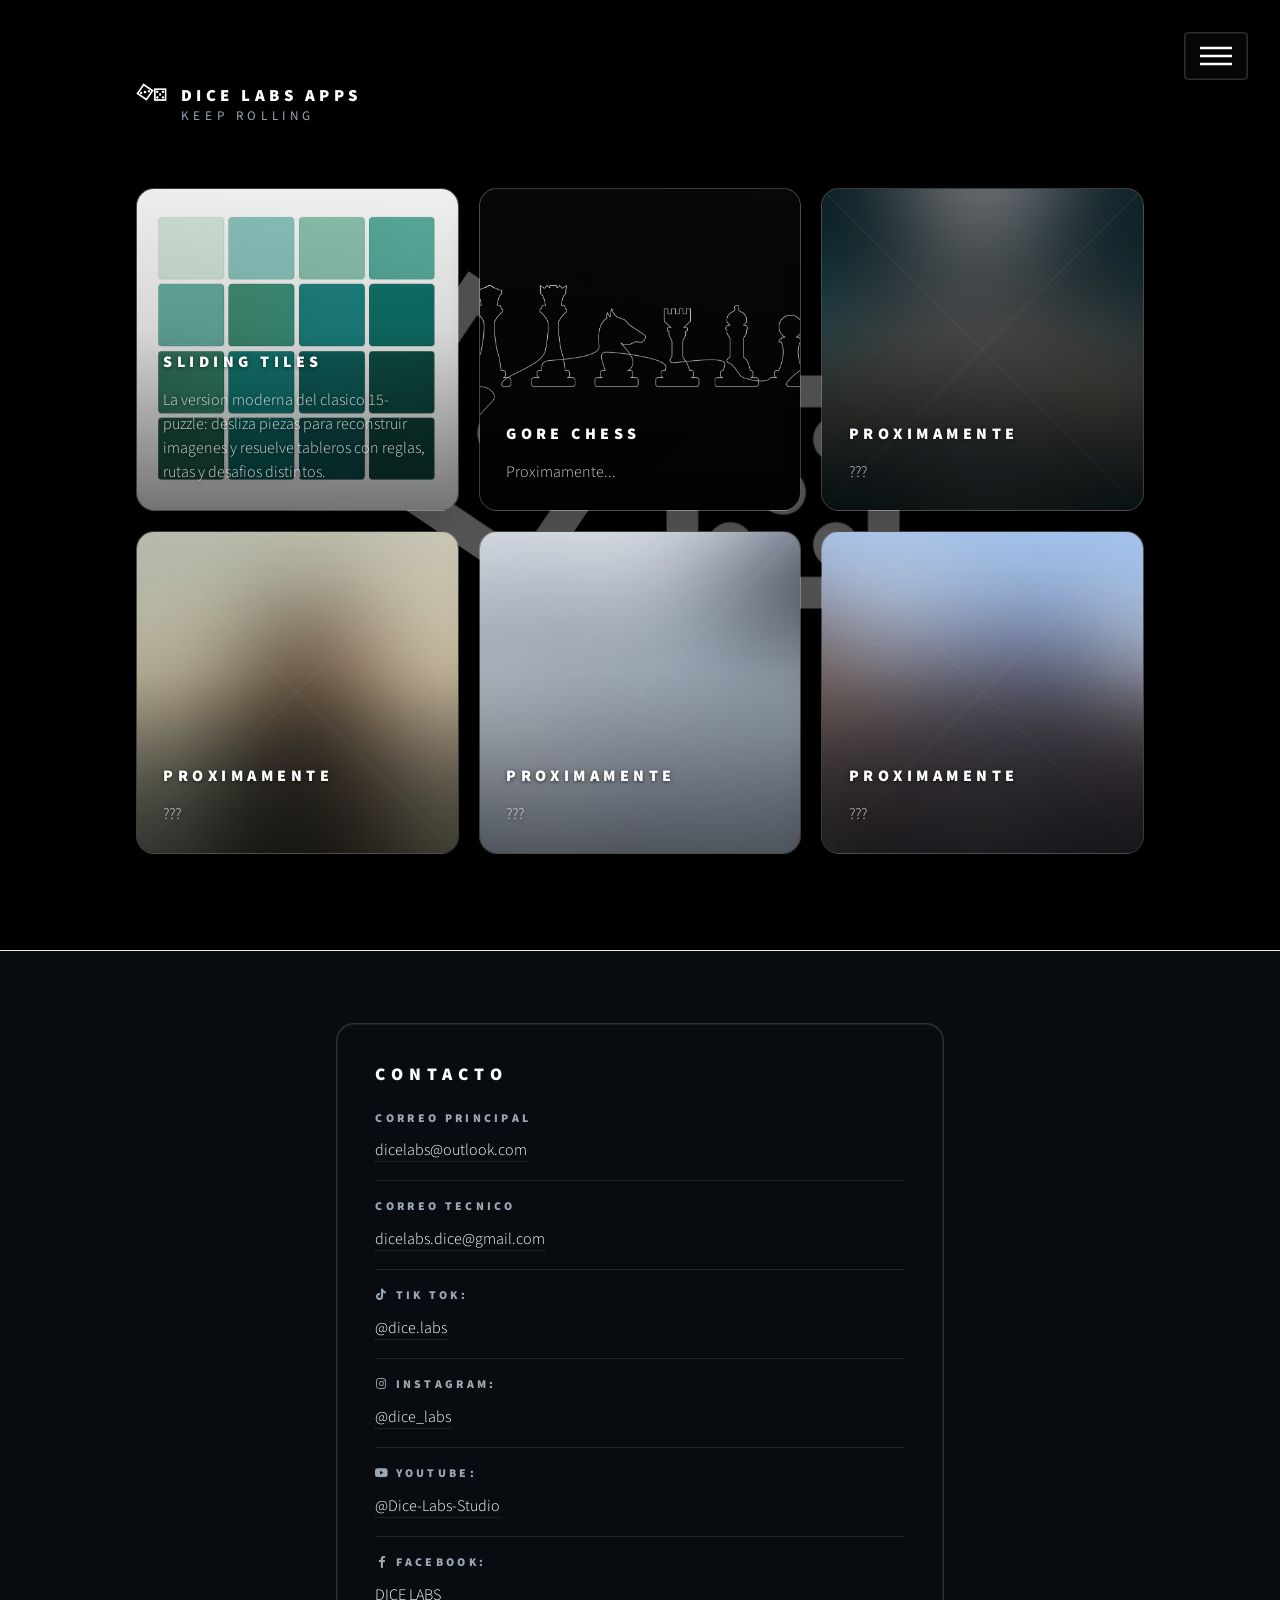
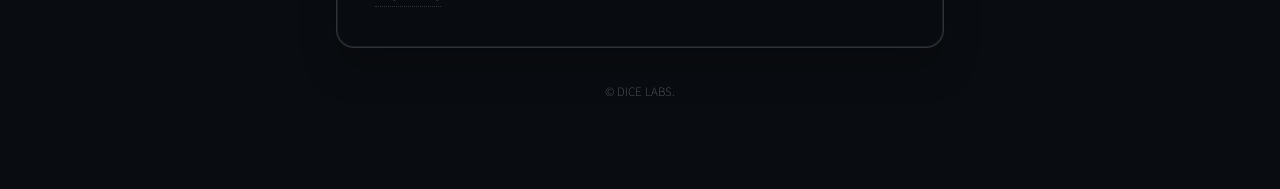
<file: index.html>
<!DOCTYPE HTML>
<!--
	Phantom by HTML5 UP
	html5up.net | @ajlkn
	Free for personal and commercial use under the CCA 3.0 license (html5up.net/license)
-->
<html lang="es" data-theme="dark">
	<head>
		<title>DICE LABS | Apps</title>
		<meta charset="utf-8" />
		<meta name="viewport" content="width=device-width, initial-scale=1, user-scalable=no" />
		<meta name="theme-color" content="#090c10" />
		<link rel="icon" type="image/png" href="images/logo-blanco.png?v=1788346347312" />
		<link rel="shortcut icon" href="images/logo-blanco.png?v=1788346347312" />
		<link rel="stylesheet" href="assets/css/main.css?v=1788346347312" />
		<link rel="stylesheet" href="assets/css/dice-labs-apps-theme.css?v=20261117-apps-dice-scale06" />
		<noscript><link rel="stylesheet" href="assets/css/noscript.css?v=1788346347312" /></noscript>
	</head>
	<body class="is-preload">
		<div class="catalog-dice-scene" aria-hidden="true">
			<div class="catalog-die catalog-die-left">
				<div class="catalog-die-motion">
					<img class="catalog-die-art catalog-die-white" src="images/dice/die-white-3.svg" alt="" />
					<img class="catalog-die-art catalog-die-gray" src="images/dice/die-gray-3.svg" alt="" />
				</div>
			</div>
			<div class="catalog-die catalog-die-right">
				<div class="catalog-die-motion">
					<img class="catalog-die-art catalog-die-white" src="images/dice/die-white-5.svg" alt="" />
					<img class="catalog-die-art catalog-die-gray" src="images/dice/die-gray-5.svg" alt="" />
				</div>
			</div>
		</div>
		<div id="wrapper">

			<!-- Header -->
				<header id="header">
					<div class="inner">

						<!-- Logo -->
							<a href="index.html" class="logo">
								<span class="symbol"><img src="images/logo-blanco.png?v=1788346347312" alt="" /></span>
								<span class="brand-lockup">
									<span class="title">DICE LABS APPS</span>
									<span class="subtitle">KEEP ROLLING</span>
								</span>
							</a>

						<!-- Nav -->
							<nav>
								<ul>
									<li><a href="#menu">Menu</a></li>
								</ul>
							</nav>

					</div>
				</header>

			<!-- Menu -->
				<nav id="menu">
					<h2 data-i18n="menu.title">Menu</h2>
					<ul class="menu-links">
						<li><a href="https://dice-labs.com/" data-i18n="menu.home">Ir a dice-labs.com</a></li>
						<li><a href="#footer" data-i18n="menu.contact">Contacto</a></li>
					</ul>
					<section class="menu-section">
						<h3 data-i18n="menu.language">Idioma</h3>
						<ul class="option-list">
							<li><a href="?lang=es" class="option-link language-option" data-language="es"><img src="images/flags/ES.webp" class="nav-flag" alt="" />Espa&ntilde;ol</a></li>
							<li><a href="?lang=en" class="option-link language-option" data-language="en"><img src="images/flags/EN.webp" class="nav-flag" alt="" />English</a></li>
							<li><a href="?lang=fr" class="option-link language-option" data-language="fr"><img src="images/flags/FR.webp" class="nav-flag" alt="" />Fran&ccedil;ais</a></li>
							<li><a href="?lang=de" class="option-link language-option" data-language="de"><img src="images/flags/DE.webp" class="nav-flag" alt="" />Deutsch</a></li>
							<li><a href="?lang=ru" class="option-link language-option" data-language="ru"><img src="images/flags/RU.webp" class="nav-flag" alt="" />&#1056;&#1091;&#1089;&#1089;&#1082;&#1080;&#1081;</a></li>
						</ul>
					</section>
					<section class="menu-section">
						<h3 data-i18n="menu.theme">Tema</h3>
						<ul class="option-list">
							<li><a href="?theme=dark" class="option-link" data-set-theme="dark" data-i18n="theme.dark">Oscuro</a></li>
							<li><a href="?theme=light" class="option-link" data-set-theme="light" data-i18n="theme.light">Claro</a></li>
						</ul>
					</section>
				</nav>

			<!-- Main -->
				<div id="main">
					<div class="inner">
						<section class="tiles">
							<article class="style1 app-card sliding-tiles-card" data-preview-src="images/apps/sliding-tiles-preview.gif">
								<span class="image">
									<img class="tile-cover" src="images/apps/sliding-tiles-cover.png" alt="" />
								</span>
								<!-- Template route preserved for reference: sliding-tiles/ -->
								<a href="https://dice-labs.com/apps/sliding-tiles/" class="app-link">
									<h2>Sliding Tiles</h2>
									<div class="content">
										<p data-i18n="tile.sliding.body">Rompecabezas deslizante de partidas rapidas y estetica minimalista. Demo disponible. En proceso de publicacion para Android y Windows.</p>
									</div>
								</a>
							</article>
							<article class="style2 app-card" data-preview-src="">
								<span class="image">
									<img src="images/apps/gore-chess-cover.png" alt="" />
								</span>
								<a href="gore-chess/" class="app-link">
									<h2>Gore Chess</h2>
									<div class="content">
										<p data-i18n="tile.gore.body">Proximamente...</p>
									</div>
								</a>
							</article>
							<article class="style3 app-card" data-preview-src="">
								<span class="image">
									<img src="images/pic03.jpg" alt="" />
								</span>
								<a href="#" class="app-link">
									<h2 data-i18n="tile.placeholder1.title">Proximamente</h2>
									<div class="content">
										<p data-i18n="tile.placeholder1.body">???</p>
									</div>
								</a>
							</article>
							<article class="style4 app-card" data-preview-src="">
								<span class="image">
									<img src="images/pic04.jpg" alt="" />
								</span>
								<a href="#" class="app-link">
									<h2 data-i18n="tile.placeholder2.title">Proximamente</h2>
									<div class="content">
										<p data-i18n="tile.placeholder2.body">???</p>
									</div>
								</a>
							</article>
							<article class="style5 app-card" data-preview-src="">
								<span class="image">
									<img src="images/pic05.jpg" alt="" />
								</span>
								<a href="#" class="app-link">
									<h2 data-i18n="tile.placeholder3.title">Proximamente</h2>
									<div class="content">
										<p data-i18n="tile.placeholder3.body">???</p>
									</div>
								</a>
							</article>
							<article class="style6 app-card" data-preview-src="">
								<span class="image">
									<img src="images/pic06.jpg" alt="" />
								</span>
								<a href="#" class="app-link">
									<h2 data-i18n="tile.placeholder4.title">Proximamente</h2>
									<div class="content">
										<p data-i18n="tile.placeholder4.body">???</p>
									</div>
								</a>
							</article>
						</section>
					</div>
				</div>

			<!-- Footer -->
				<footer id="footer">
					<div class="inner">
						<section class="footer-panel compact">
							<h2 data-i18n="footer.contact">Contacto</h2>
							<ul class="contact-list">
								<li>
									<span class="contact-label" data-i18n="footer.primaryEmail">Correo principal</span>
									<a href="mailto:dicelabs@outlook.com">dicelabs@outlook.com</a>
								</li>
								<li>
									<span class="contact-label" data-i18n="footer.technicalEmail">Correo tecnico</span>
									<a href="mailto:dicelabs.dice@gmail.com">dicelabs.dice@gmail.com</a>
								</li>
								<li>
									<span class="contact-label"><i class="fab fa-tiktok social-contact-icon" aria-hidden="true"></i>Tik tok:</span>
									<a data-social-profile="tiktok" href="https://www.tiktok.com/@dice.labs" target="_blank" rel="noopener noreferrer">@dice.labs</a>
								</li>
								<li>
									<span class="contact-label"><i class="fab fa-instagram social-contact-icon" aria-hidden="true"></i>Instagram:</span>
									<a data-social-profile="instagram" href="https://www.instagram.com/dice_labs/" target="_blank" rel="noopener noreferrer">@dice_labs</a>
								</li>
								<li>
									<span class="contact-label"><i class="fab fa-youtube social-contact-icon" aria-hidden="true"></i>YouTube:</span>
									<a data-social-profile="youtube" href="https://www.youtube.com/@Dice-Labs-Studio" target="_blank" rel="noopener noreferrer">@Dice-Labs-Studio</a>
								</li>
								<li>
									<span class="contact-label"><i class="fab fa-facebook-f social-contact-icon" aria-hidden="true"></i>Facebook:</span>
									<a data-social-profile="facebook-f" href="https://www.facebook.com/profile.php?id=61594494051975" target="_blank" rel="noopener noreferrer">DICE LABS</a>
								</li>
							</ul>
						</section>
						<ul class="copyright">
							<li data-i18n="footer.copyright">&copy; DICE LABS.</li>
						</ul>
					</div>
				</footer>

		</div>

		<!-- Scripts -->
			<script src="assets/js/jquery.min.js"></script>
			<script src="assets/js/browser.min.js"></script>
			<script src="assets/js/breakpoints.min.js"></script>
			<script src="assets/js/util.js"></script>
			<script src="assets/js/main.js"></script>
			<script src="assets/js/dice-labs-apps-site.js?v=1788346347312"></script>
			<script src="assets/js/dice-labs-apps-motion.js?v=20261116-dice-motion2"></script>

	</body>
</html>
</file>
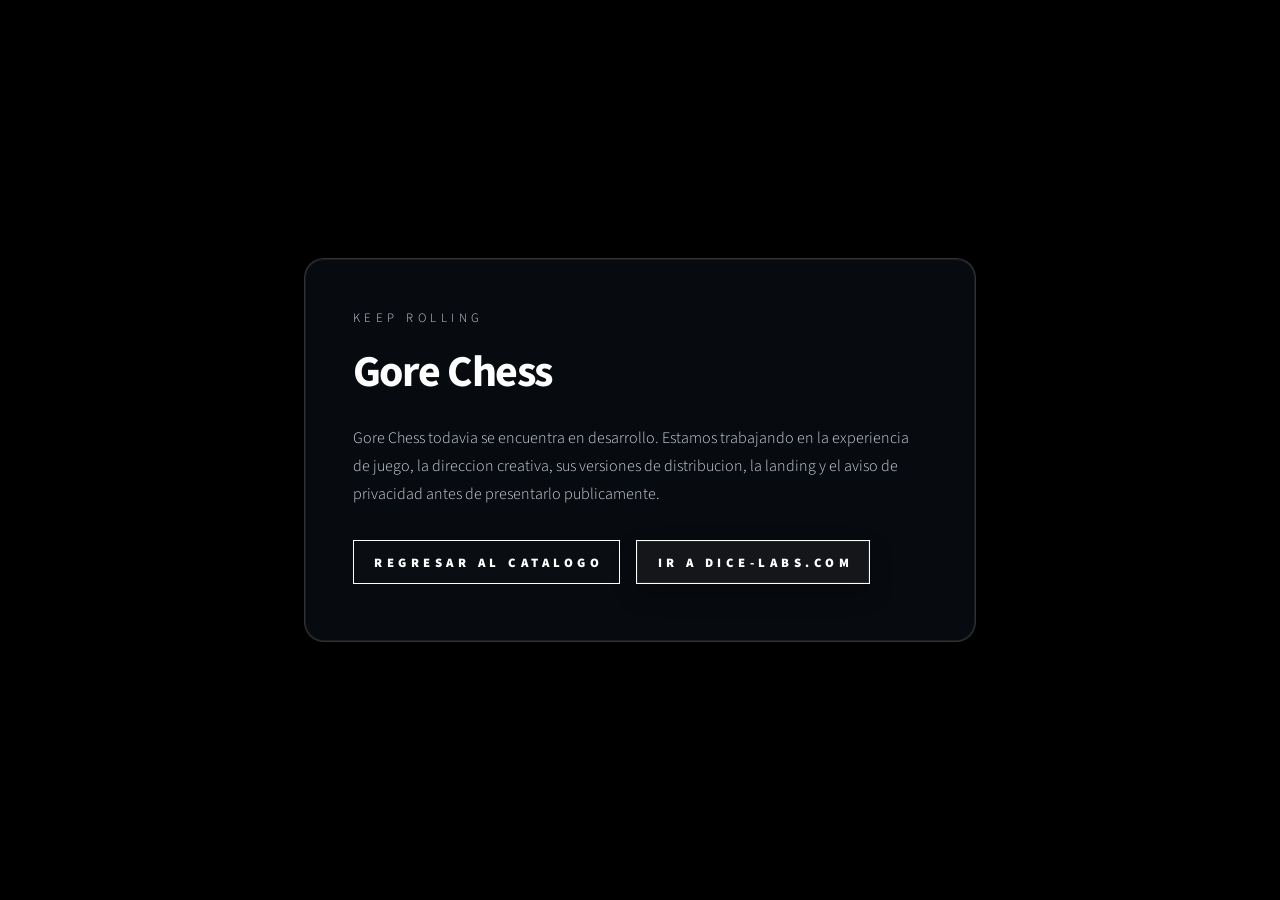
<file: gore-chess/index.html>
<!DOCTYPE HTML>
<html lang="es" data-theme="dark">
	<head>
		<title>Gore Chess | DICE LABS</title>
		<meta charset="utf-8" />
		<meta name="viewport" content="width=device-width, initial-scale=1, user-scalable=no" />
		<meta name="theme-color" content="#090c10" />
		<link rel="icon" type="image/png" href="../images/logo-blanco.png?v=1788346347312" />
		<link rel="shortcut icon" href="../images/logo-blanco.png?v=1788346347312" />
		<link rel="stylesheet" href="../assets/css/main.css?v=1788346347312" />
		<link rel="stylesheet" href="../assets/css/dice-labs-apps-theme.css?v=1788346347312" />
		<link rel="stylesheet" href="../assets/css/dice-labs-apps-placeholder.css?v=1788346347312" />
	</head>
	<body class="placeholder-body">
		<script>
			(function() {
				var language = 'es';
				try {
					var theme = window.localStorage.getItem('dice-labs-theme');
					language = window.localStorage.getItem('dice-labs-language') || language;
					if (theme === 'dark' || theme === 'light')
						document.documentElement.setAttribute('data-theme', theme);
				}
				catch (error) {}

				var translations = {
					es: {
						body: 'Gore Chess todavia se encuentra en desarrollo. Estamos trabajando en la experiencia de juego, la direccion creativa, sus versiones de distribucion, la landing y el aviso de privacidad antes de presentarlo publicamente.',
						catalog: 'Regresar al catalogo',
						home: 'Ir a dice-labs.com'
					},
					en: {
						body: 'Gore Chess is still in development. We are working on the gameplay experience, creative direction, distribution builds, landing page, and privacy notice before presenting it publicly.',
						catalog: 'Back to catalog',
						home: 'Go to dice-labs.com'
					},
					fr: {
						body: 'Gore Chess est toujours en developpement. Nous travaillons sur l experience de jeu, la direction creative, les versions de distribution, la landing page et l avis de confidentialite avant sa presentation publique.',
						catalog: 'Retour au catalogue',
						home: 'Aller a dice-labs.com'
					},
					de: {
						body: 'Gore Chess befindet sich noch in Entwicklung. Wir arbeiten an dem Spielerlebnis, der kreativen Ausrichtung, den Vertriebsversionen, der Landingpage und dem Datenschutzhinweis, bevor wir es oeffentlich vorstellen.',
						catalog: 'Zurueck zum Katalog',
						home: 'Zu dice-labs.com'
					},
					ru: {
						body: '\u0413\u043e\u0440 \u0428\u0430\u0445\u043c\u0430\u0442\u044b \u0435\u0449\u0435 \u043d\u0430\u0445\u043e\u0434\u0438\u0442\u0441\u044f \u0432 \u0440\u0430\u0437\u0440\u0430\u0431\u043e\u0442\u043a\u0435. \u041c\u044b \u0440\u0430\u0431\u043e\u0442\u0430\u0435\u043c \u043d\u0430\u0434 \u0438\u0433\u0440\u043e\u0432\u044b\u043c \u043e\u043f\u044b\u0442\u043e\u043c, \u0442\u0432\u043e\u0440\u0447\u0435\u0441\u043a\u0438\u043c \u043d\u0430\u043f\u0440\u0430\u0432\u043b\u0435\u043d\u0438\u0435\u043c, \u0432\u0435\u0440\u0441\u0438\u044f\u043c\u0438 \u0434\u043b\u044f \u0440\u0430\u0441\u043f\u0440\u043e\u0441\u0442\u0440\u0430\u043d\u0435\u043d\u0438\u044f, \u043b\u0435\u043d\u0434\u0438\u043d\u0433\u043e\u043c \u0438 \u0443\u0432\u0435\u0434\u043e\u043c\u043b\u0435\u043d\u0438\u0435\u043c \u043e \u043a\u043e\u043d\u0444\u0438\u0434\u0435\u043d\u0446\u0438\u0430\u043b\u044c\u043d\u043e\u0441\u0442\u0438 \u043f\u0435\u0440\u0435\u0434 \u043f\u0443\u0431\u043b\u0438\u0447\u043d\u044b\u043c \u043f\u0440\u0435\u0434\u0441\u0442\u0430\u0432\u043b\u0435\u043d\u0438\u0435\u043c.',
						catalog: '\u0412\u0435\u0440\u043d\u0443\u0442\u044c\u0441\u044f \u043a \u043a\u0430\u0442\u0430\u043b\u043e\u0433\u0443',
						home: '\u041f\u0435\u0440\u0435\u0439\u0442\u0438 \u043d\u0430 dice-labs.com'
					}
				};
				var copy = translations[language] || translations.es;

				function applyTranslations() {
					document.documentElement.setAttribute('lang', translations[language] ? language : 'es');
					document.querySelectorAll('[data-i18n]').forEach(function(element) {
						element.textContent = copy[element.getAttribute('data-i18n')];
					});
				}

				document.addEventListener('DOMContentLoaded', applyTranslations);
			})();
		</script>
		<main class="placeholder-shell">
			<p class="placeholder-kicker">Keep rolling</p>
			<h1>Gore Chess</h1>
			<p data-i18n="body">Gore Chess todavia se encuentra en desarrollo. Estamos trabajando en la experiencia de juego, la direccion creativa, sus versiones de distribucion, la landing y el aviso de privacidad antes de presentarlo publicamente.</p>
			<ul class="placeholder-actions">
				<li><a href="../" class="button primary" data-i18n="catalog">Regresar al catalogo</a></li>
				<li><a href="https://dice-labs.com/" class="button" data-i18n="home">Ir a dice-labs.com</a></li>
			</ul>
		</main>
	</body>
</html>
</file>
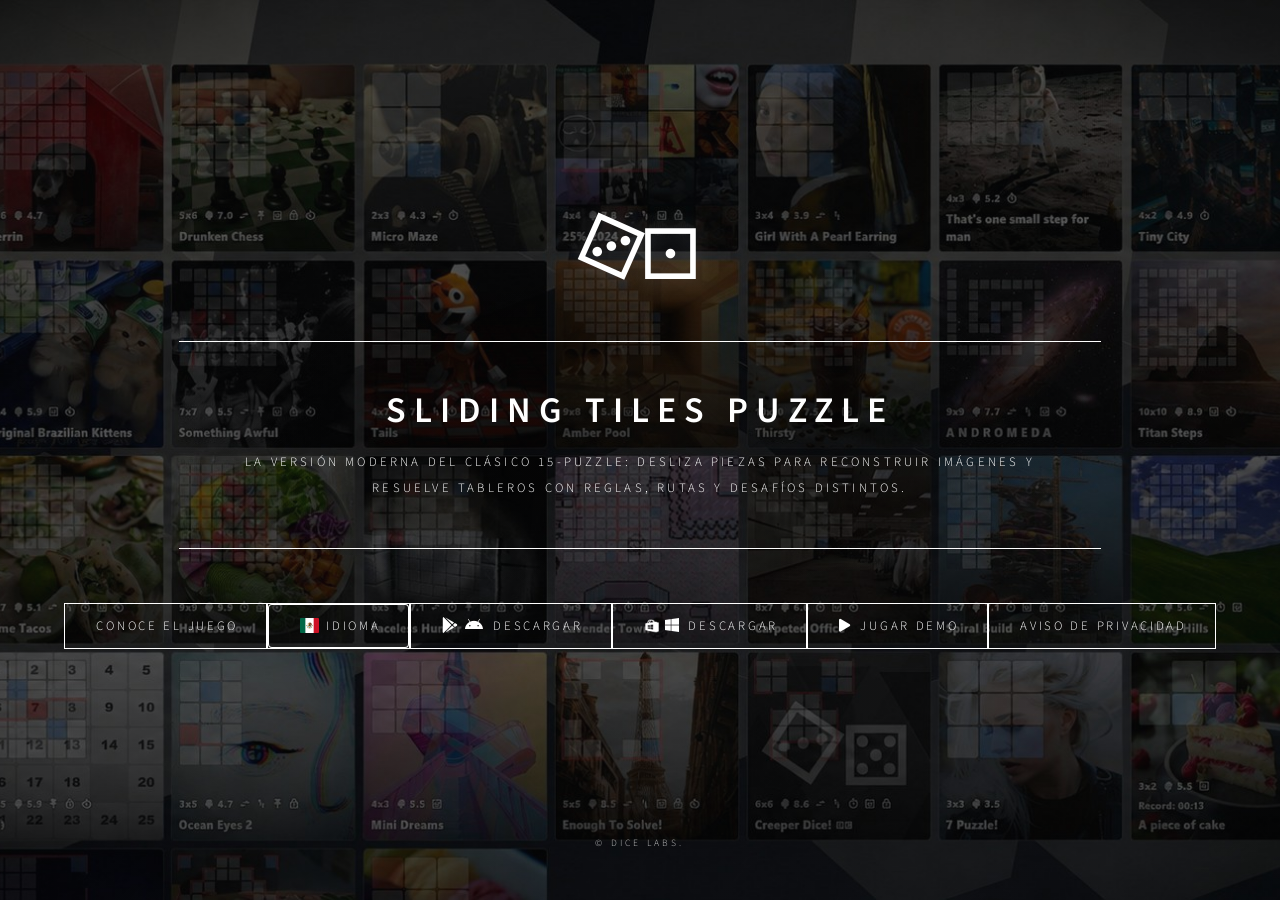
<file: sliding-tiles/index.html>
<!DOCTYPE HTML>
<!-- App landing template built from Dimension and Hyperspace by HTML5 UP. -->
<html lang="es">
<head>
  <title>DICE LABS | Sliding Tiles Puzzle</title>
  <meta charset="utf-8" />
  <meta name="viewport" content="width=device-width, initial-scale=1, user-scalable=no" />
  <link rel="icon" type="image/png" href="images/favicon.png" />
  <link rel="stylesheet" href="assets/css/main.css" />
  <link rel="stylesheet" href="assets/css/dice-app-template.css?v=20261102" />
  <noscript><link rel="stylesheet" href="assets/css/noscript.css" /></noscript>
</head>
<body class="is-preload">
  <div id="wrapper">
    <header id="header">
      <div class="logo dice-logo" aria-label="DICE LABS">
        <span class="dice dice-left" aria-hidden="true"></span>
        <span class="dice dice-right" aria-hidden="true"></span>
      </div>
      <div class="content"><div class="inner">
        <h1 data-i18n="appName">Sliding Tiles Puzzle</h1>
          <p data-i18n="tagline">La versión moderna del clásico 15-puzzle: desliza piezas para reconstruir imágenes y resuelve tableros con reglas, rutas y desafíos distintos.</p>
      </div></div>
      <nav aria-label="Navegación de la aplicación">
        <ul>
          <li><a href="#information" data-i18n="moreInfo">Conoce el juego</a></li>
          <li class="language-control">
            <button type="button" class="language-toggle" aria-expanded="false" aria-controls="language-options"><img class="language-current-flag" src="images/flags/ES.webp" alt="" /><span data-i18n="language">Idioma</span></button>
            <div id="language-options" class="language-options" hidden>
              <button type="button" data-language="es"><img src="images/flags/ES.webp" alt="" />Español</button>
              <button type="button" data-language="en"><img src="images/flags/EN.webp" alt="" />English</button>
              <button type="button" data-language="fr"><img src="images/flags/FR.webp" alt="" />Français</button>
              <button type="button" data-language="de"><img src="images/flags/DE.webp" alt="" />Deutsch</button>
              <button type="button" data-language="ru"><img src="images/flags/RU.webp" alt="" />Русский</button>
            </div>
          </li>
          <li><a class="platform-link" href="https://play.google.com/store/apps/details?id=com.dicelabs.slidingtilespuzzle"><span class="platform-icons"><i class="icon brands fa-google-play" aria-hidden="true"></i><i class="icon brands fa-android" aria-hidden="true"></i></span><span data-i18n="download">Descargar</span></a></li>
          <li><a class="platform-link" href="https://apps.microsoft.com/detail/9NXN3QXWWX94?hl=neutral&amp;gl=MX&amp;ocid=pdpshare"><span class="platform-icons"><img class="microsoft-store-icon" src="images/microsoft-store.png?v=20261102" alt="" /><i class="icon brands fa-windows" aria-hidden="true"></i></span><span data-i18n="download">Descargar</span></a></li>
          <li><a class="demo-link" href="https://dice-labs.com/apps/sliding-tiles/demo/"><i class="icon solid fa-play" aria-hidden="true"></i><span data-i18n="demo">Jugar demo</span></a></li>
          <li><a href="https://dice-labs.com/apps/sliding-tiles/privacy/" data-i18n="privacy">Aviso de privacidad</a></li>
        </ul>
      </nav>
    </header>
    <div id="main">
      <article id="information" class="app-information">
        <div class="app-spotlights">
          <section>
            <img src="images/about-catalog.png" alt="Catálogo de niveles de Sliding Tiles Puzzle" />
            <div class="spotlight-copy">
              <h2 data-i18n="detailOneTitle">Un catálogo de retos</h2>
              <p data-i18n="detailOneText">Explora map packs temáticos. Cada card muestra dimensiones, modificadores y dificultad estimada.</p>
            </div>
          </section>
          <section>
            <img src="images/about-normal-play.png" alt="Nivel estándar de Sliding Tiles Puzzle" />
            <div class="spotlight-copy">
              <h2 data-i18n="detailTwoTitle">El clásico, ampliado</h2>
              <p data-i18n="detailTwoText">Desliza las piezas para reconstruir la imagen en tableros de distintos tamaños.</p>
            </div>
          </section>
          <section>
            <img src="images/about-mechanics-board.png" alt="Nivel con mecánicas especiales en Sliding Tiles Puzzle" />
            <div class="spotlight-copy">
              <h2 data-i18n="detailThreeTitle">Tableros con reglas propias</h2>
              <p data-i18n="detailThreeText">Túneles, celdas fijas, piezas recortadas, rotación y aristas bloqueadas cambian cada solución.</p>
            </div>
          </section>
          <section>
            <img src="images/about-mechanics-numbers.png" alt="Nivel con numeración de casillas en Sliding Tiles Puzzle" />
            <div class="spotlight-copy">
              <h2 data-i18n="detailFourTitle">Ayuda visual cuando la necesites</h2>
              <p data-i18n="detailFourText">Activa la numeración de casillas y consulta la guía resuelta debajo del tablero.</p>
            </div>
          </section>
          <section>
            <img src="images/about-generated.png" alt="Función de niveles generados de Sliding Tiles Puzzle" />
            <div class="spotlight-copy">
              <h2 data-i18n="detailFiveTitle">Niveles generados</h2>
              <p data-i18n="detailFiveText">Premium permite crear retos aleatorios con imágenes del juego y parámetros elegidos por ti.</p>
            </div>
          </section>
          <section>
            <img src="images/about-personalized.png" alt="Función de niveles personalizados de Sliding Tiles Puzzle" />
            <div class="spotlight-copy">
              <h2 data-i18n="detailSixTitle">Niveles personalizados</h2>
              <p data-i18n="detailSixText">Premium permite usar tus propias imágenes, definir el tablero y guardar tus creaciones.</p>
            </div>
          </section>
          <section class="contact-spotlight">
            <div class="spotlight-copy">
              <h2 data-i18n="contact">Contacto</h2>
              <p><strong data-i18n="mainEmail">Correo principal</strong><br /><a href="mailto:dicelabs@outlook.com">dicelabs@outlook.com</a></p>
              <p><strong data-i18n="technicalEmail">Correo técnico</strong><br /><a href="mailto:dicelabs.dice@gmail.com">dicelabs.dice@gmail.com</a></p>
              <p><strong><i class="fab fa-tiktok social-contact-icon" aria-hidden="true"></i>Tik tok:</strong><br /><a data-social-profile="tiktok" href="https://www.tiktok.com/@dice.labs" target="_blank" rel="noopener noreferrer">@dice.labs</a></p>
              <p><strong><i class="fab fa-instagram social-contact-icon" aria-hidden="true"></i>Instagram:</strong><br /><a data-social-profile="instagram" href="https://www.instagram.com/dice_labs/" target="_blank" rel="noopener noreferrer">@dice_labs</a></p>
              <p><strong><i class="fab fa-youtube social-contact-icon" aria-hidden="true"></i>YouTube:</strong><br /><a data-social-profile="youtube" href="https://www.youtube.com/@Dice-Labs-Studio" target="_blank" rel="noopener noreferrer">@Dice-Labs-Studio</a></p>
              <p><strong><i class="fab fa-facebook-f social-contact-icon" aria-hidden="true"></i>Facebook:</strong><br /><a data-social-profile="facebook-f" href="https://www.facebook.com/profile.php?id=61594494051975" target="_blank" rel="noopener noreferrer">DICE LABS</a></p>
            </div>
          </section>
        </div>
      </article>
    </div>
    <footer id="footer"><p class="copyright">&copy; DICE LABS.</p></footer>
  </div>
  <div id="bg"></div>
  <script src="assets/js/jquery.min.js"></script>
  <script src="assets/js/browser.min.js"></script>
  <script src="assets/js/breakpoints.min.js"></script>
  <script src="assets/js/util.js"></script>
  <script src="assets/js/main.js"></script>
  <script src="assets/js/dice-app-template.js?v=20261102"></script>
</body>
</html>
</file>
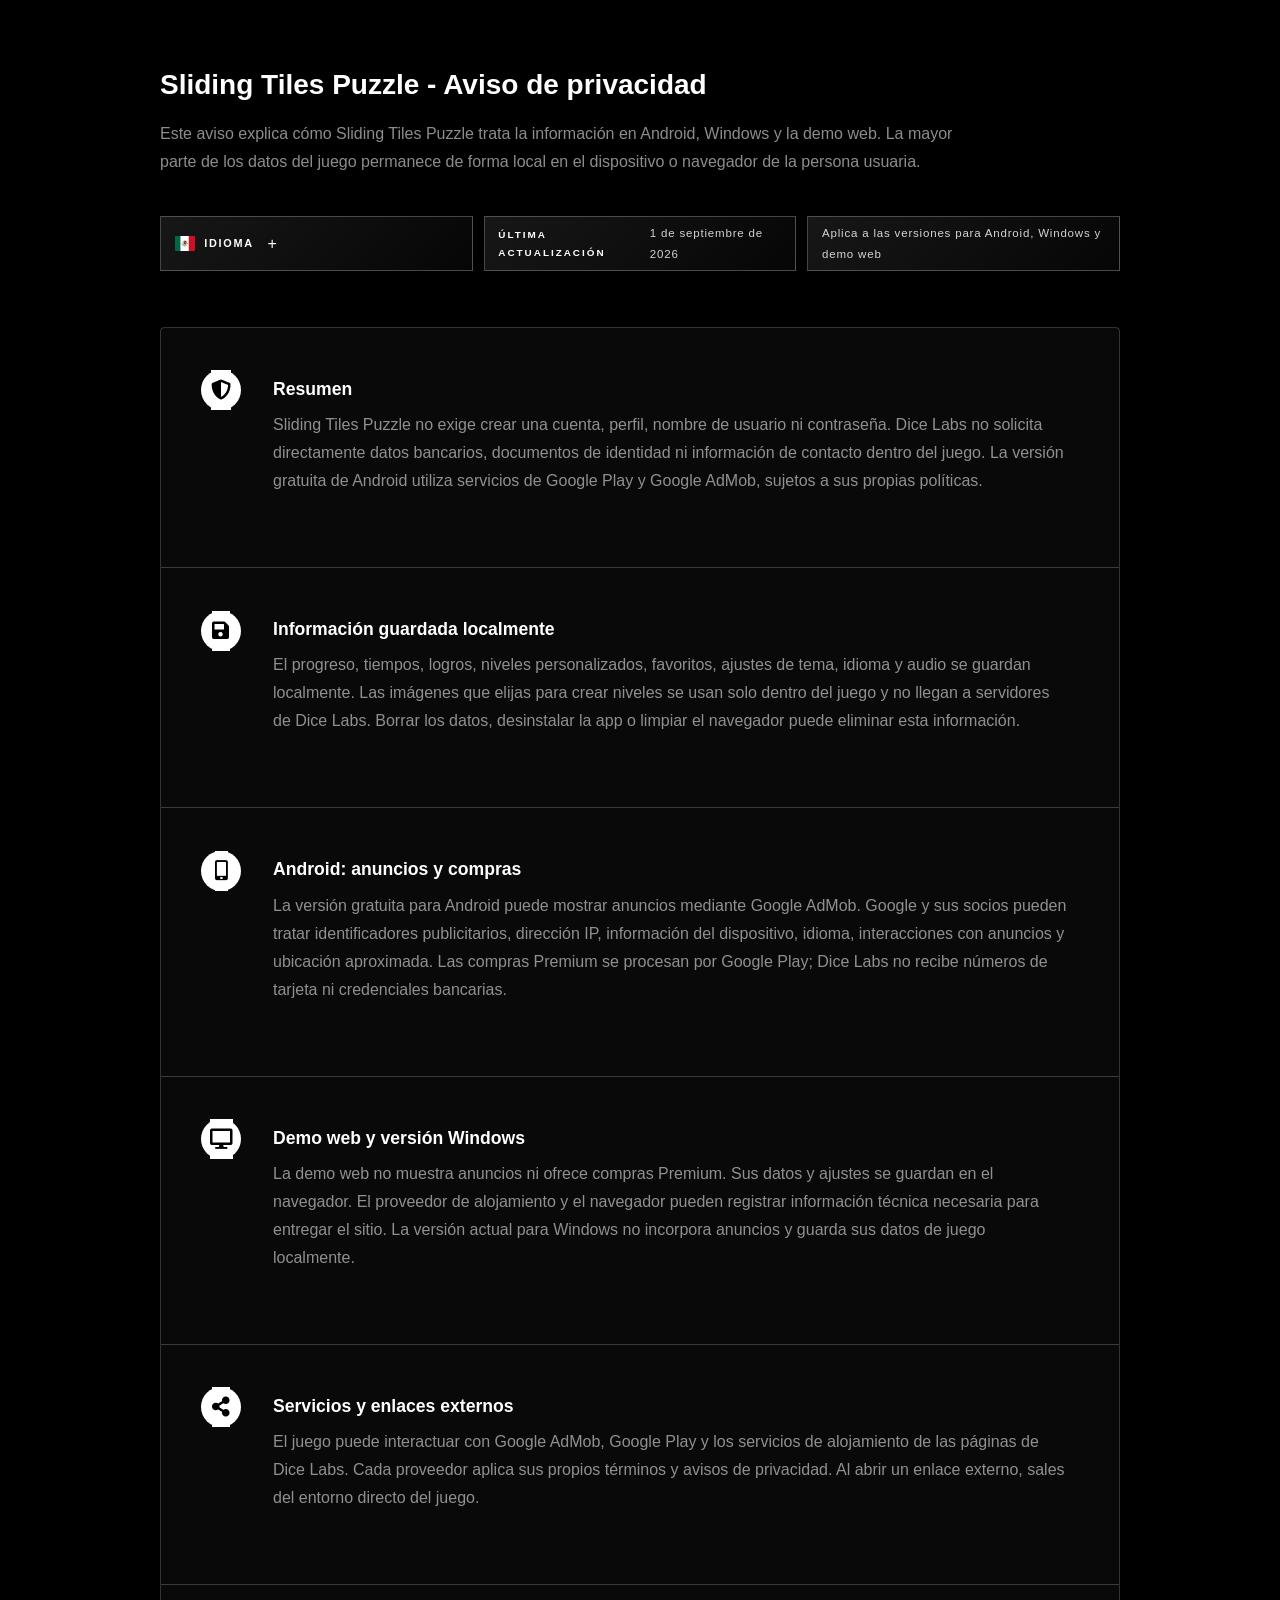
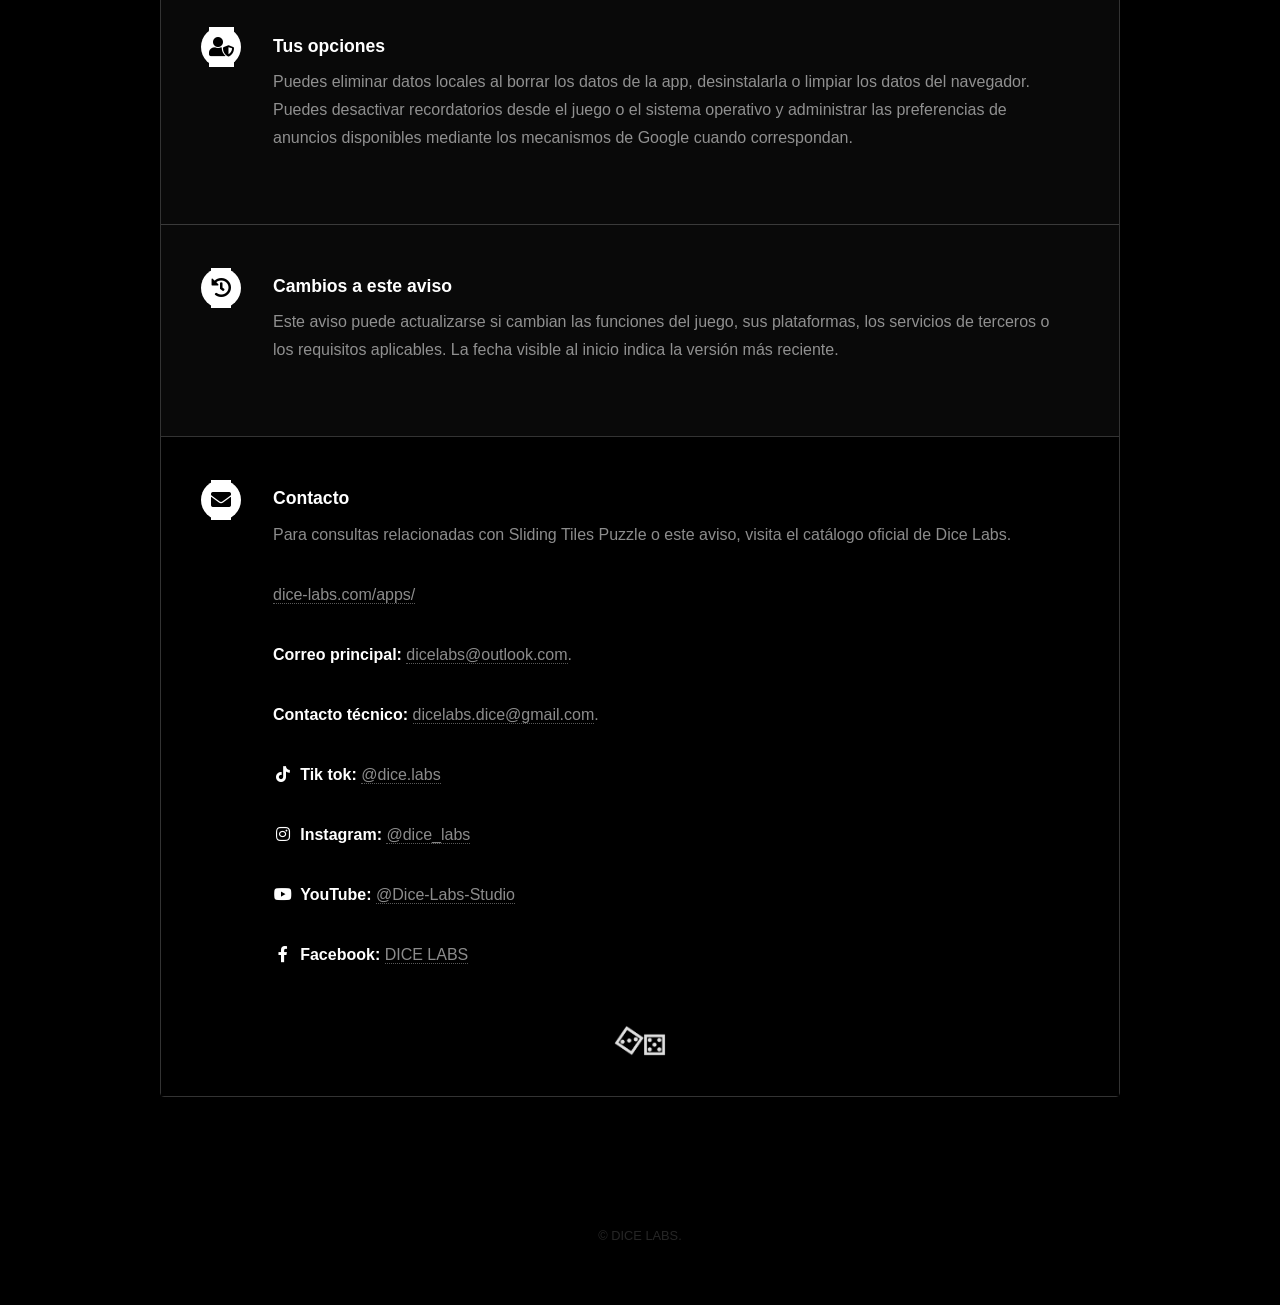
<file: sliding-tiles/privacy/index.html>
<!DOCTYPE HTML>
<!-- Sliding Tiles Puzzle privacy notice, using the reusable DICE LABS template. -->
<html lang="es">
<head>
  <title>Sliding Tiles Puzzle | Aviso de privacidad</title>
  <meta charset="utf-8" />
  <meta name="viewport" content="width=device-width, initial-scale=1, user-scalable=no" />
  <meta name="description" content="Aviso de privacidad de Sliding Tiles Puzzle, desarrollado por Dice Labs." />
  <link rel="icon" type="image/png" href="logo.png" />
  <link rel="stylesheet" href="assets/css/main.css" />
  <link rel="stylesheet" href="assets/css/dice-app-privacy.css?v=20261102" />
  <noscript><link rel="stylesheet" href="assets/css/noscript.css" /></noscript>
</head>
<body class="is-preload">
  <div id="wrapper">
    <section id="privacy" class="wrapper style3 fade-up">
      <div class="inner">
        <h2 data-i18n="title">Sliding Tiles Puzzle - Aviso de privacidad</h2>
        <p class="section-intro" data-i18n="intro">Este aviso explica cómo Sliding Tiles Puzzle trata la información en Android, Windows y la demo web. La mayor parte de los datos del juego permanece de forma local en el dispositivo o navegador de la persona usuaria.</p>
        <div class="policy-toolbar" aria-label="Privacy notice details">
          <details class="language-control">
            <summary><img class="language-current-flag" src="images/flags/ES.webp" alt="" aria-hidden="true" /><span data-i18n="language">Idioma</span></summary>
            <div class="language-options">
              <button type="button" data-language="es"><img src="images/flags/ES.webp" alt="" />Español</button>
              <button type="button" data-language="en"><img src="images/flags/EN.webp" alt="" />English</button>
              <button type="button" data-language="fr"><img src="images/flags/FR.webp" alt="" />Français</button>
              <button type="button" data-language="de"><img src="images/flags/DE.webp" alt="" />Deutsch</button>
              <button type="button" data-language="ru"><img src="images/flags/RU.webp" alt="" />Русский</button>
            </div>
          </details>
          <span class="policy-detail updated-detail"><strong data-i18n="updated">Última actualización</strong><span data-i18n="updatedValue">1 de septiembre de 2026</span></span>
          <span class="policy-detail"><span data-i18n="scopeValue">Aplica a las versiones para Android, Windows y demo web</span></span>
        </div>
        <div class="features privacy-features">
          <section><span class="icon solid major fa-shield-alt"></span><h3 data-i18n="summaryTitle">Resumen</h3><p data-i18n="summaryText">Sliding Tiles Puzzle no exige crear una cuenta, perfil, nombre de usuario ni contraseña. Dice Labs no solicita directamente datos bancarios, documentos de identidad ni información de contacto dentro del juego. La versión gratuita de Android utiliza servicios de Google Play y Google AdMob, sujetos a sus propias políticas.</p></section>
          <section><span class="icon solid major fa-save"></span><h3 data-i18n="localTitle">Información guardada localmente</h3><p data-i18n="localText">El progreso, tiempos, logros, niveles personalizados, favoritos, ajustes de tema, idioma y audio se guardan localmente. Las imágenes que elijas para crear niveles se usan solo dentro del juego y no llegan a servidores de Dice Labs. Borrar los datos, desinstalar la app o limpiar el navegador puede eliminar esta información.</p></section>
          <section><span class="icon solid major fa-mobile-alt"></span><h3 data-i18n="androidTitle">Android: anuncios y compras</h3><p data-i18n="androidText">La versión gratuita para Android puede mostrar anuncios mediante Google AdMob. Google y sus socios pueden tratar identificadores publicitarios, dirección IP, información del dispositivo, idioma, interacciones con anuncios y ubicación aproximada. Las compras Premium se procesan por Google Play; Dice Labs no recibe números de tarjeta ni credenciales bancarias.</p></section>
          <section><span class="icon solid major fa-desktop"></span><h3 data-i18n="platformsTitle">Demo web y versión Windows</h3><p data-i18n="platformsText">La demo web no muestra anuncios ni ofrece compras Premium. Sus datos y ajustes se guardan en el navegador. El proveedor de alojamiento y el navegador pueden registrar información técnica necesaria para entregar el sitio. La versión actual para Windows no incorpora anuncios y guarda sus datos de juego localmente.</p></section>
          <section><span class="icon solid major fa-share-alt"></span><h3 data-i18n="thirdPartiesTitle">Servicios y enlaces externos</h3><p data-i18n="thirdPartiesText">El juego puede interactuar con Google AdMob, Google Play y los servicios de alojamiento de las páginas de Dice Labs. Cada proveedor aplica sus propios términos y avisos de privacidad. Al abrir un enlace externo, sales del entorno directo del juego.</p></section>
          <section><span class="icon solid major fa-user-shield"></span><h3 data-i18n="choicesTitle">Tus opciones</h3><p data-i18n="choicesText">Puedes eliminar datos locales al borrar los datos de la app, desinstalarla o limpiar los datos del navegador. Puedes desactivar recordatorios desde el juego o el sistema operativo y administrar las preferencias de anuncios disponibles mediante los mecanismos de Google cuando correspondan.</p></section>
          <section><span class="icon solid major fa-history"></span><h3 data-i18n="changesTitle">Cambios a este aviso</h3><p data-i18n="changesText">Este aviso puede actualizarse si cambian las funciones del juego, sus plataformas, los servicios de terceros o los requisitos aplicables. La fecha visible al inicio indica la versión más reciente.</p></section>
          <section class="privacy-contact"><span class="icon solid major fa-envelope"></span><h3 data-i18n="contactTitle">Contacto</h3><p data-i18n="contactText">Para consultas relacionadas con Sliding Tiles Puzzle o este aviso, visita el catálogo oficial de Dice Labs.</p><p><a href="https://dice-labs.com/apps/" data-i18n="contactLink">dice-labs.com/apps/</a></p><p><strong data-i18n="mainContactLabel">Correo principal:</strong> <a href="mailto:dicelabs@outlook.com">dicelabs@outlook.com</a>.</p><p><strong data-i18n="technicalText">Contacto técnico:</strong> <a href="mailto:dicelabs.dice@gmail.com">dicelabs.dice@gmail.com</a>.</p>
            <p><strong><i class="fab fa-tiktok social-contact-icon" aria-hidden="true"></i>Tik tok:</strong> <a data-social-profile="tiktok" href="https://www.tiktok.com/@dice.labs" target="_blank" rel="noopener noreferrer">@dice.labs</a></p>
            <p><strong><i class="fab fa-instagram social-contact-icon" aria-hidden="true"></i>Instagram:</strong> <a data-social-profile="instagram" href="https://www.instagram.com/dice_labs/" target="_blank" rel="noopener noreferrer">@dice_labs</a></p>
            <p><strong><i class="fab fa-youtube social-contact-icon" aria-hidden="true"></i>YouTube:</strong> <a data-social-profile="youtube" href="https://www.youtube.com/@Dice-Labs-Studio" target="_blank" rel="noopener noreferrer">@Dice-Labs-Studio</a></p>
            <p><strong><i class="fab fa-facebook-f social-contact-icon" aria-hidden="true"></i>Facebook:</strong> <a data-social-profile="facebook-f" href="https://www.facebook.com/profile.php?id=61594494051975" target="_blank" rel="noopener noreferrer">DICE LABS</a></p>
            <div class="dice-signature-wrap"><img class="dice-signature" src="images/dice-labs-logo-white.png" alt="DICE LABS" /></div></section>
        </div>
      </div>
    </section>
  </div>
  <footer id="footer" class="wrapper style1-alt"><div class="inner"><ul class="menu"><li>&copy; DICE LABS.</li></ul></div></footer>
  <script src="assets/js/jquery.min.js"></script>
  <script src="assets/js/jquery.scrollex.min.js"></script>
  <script src="assets/js/jquery.scrolly.min.js"></script>
  <script src="assets/js/browser.min.js"></script>
  <script src="assets/js/breakpoints.min.js"></script>
  <script src="assets/js/util.js"></script>
  <script src="assets/js/main.js"></script>
  <script src="assets/js/dice-app-privacy.js?v=12"></script>
</body>
</html>
</file>
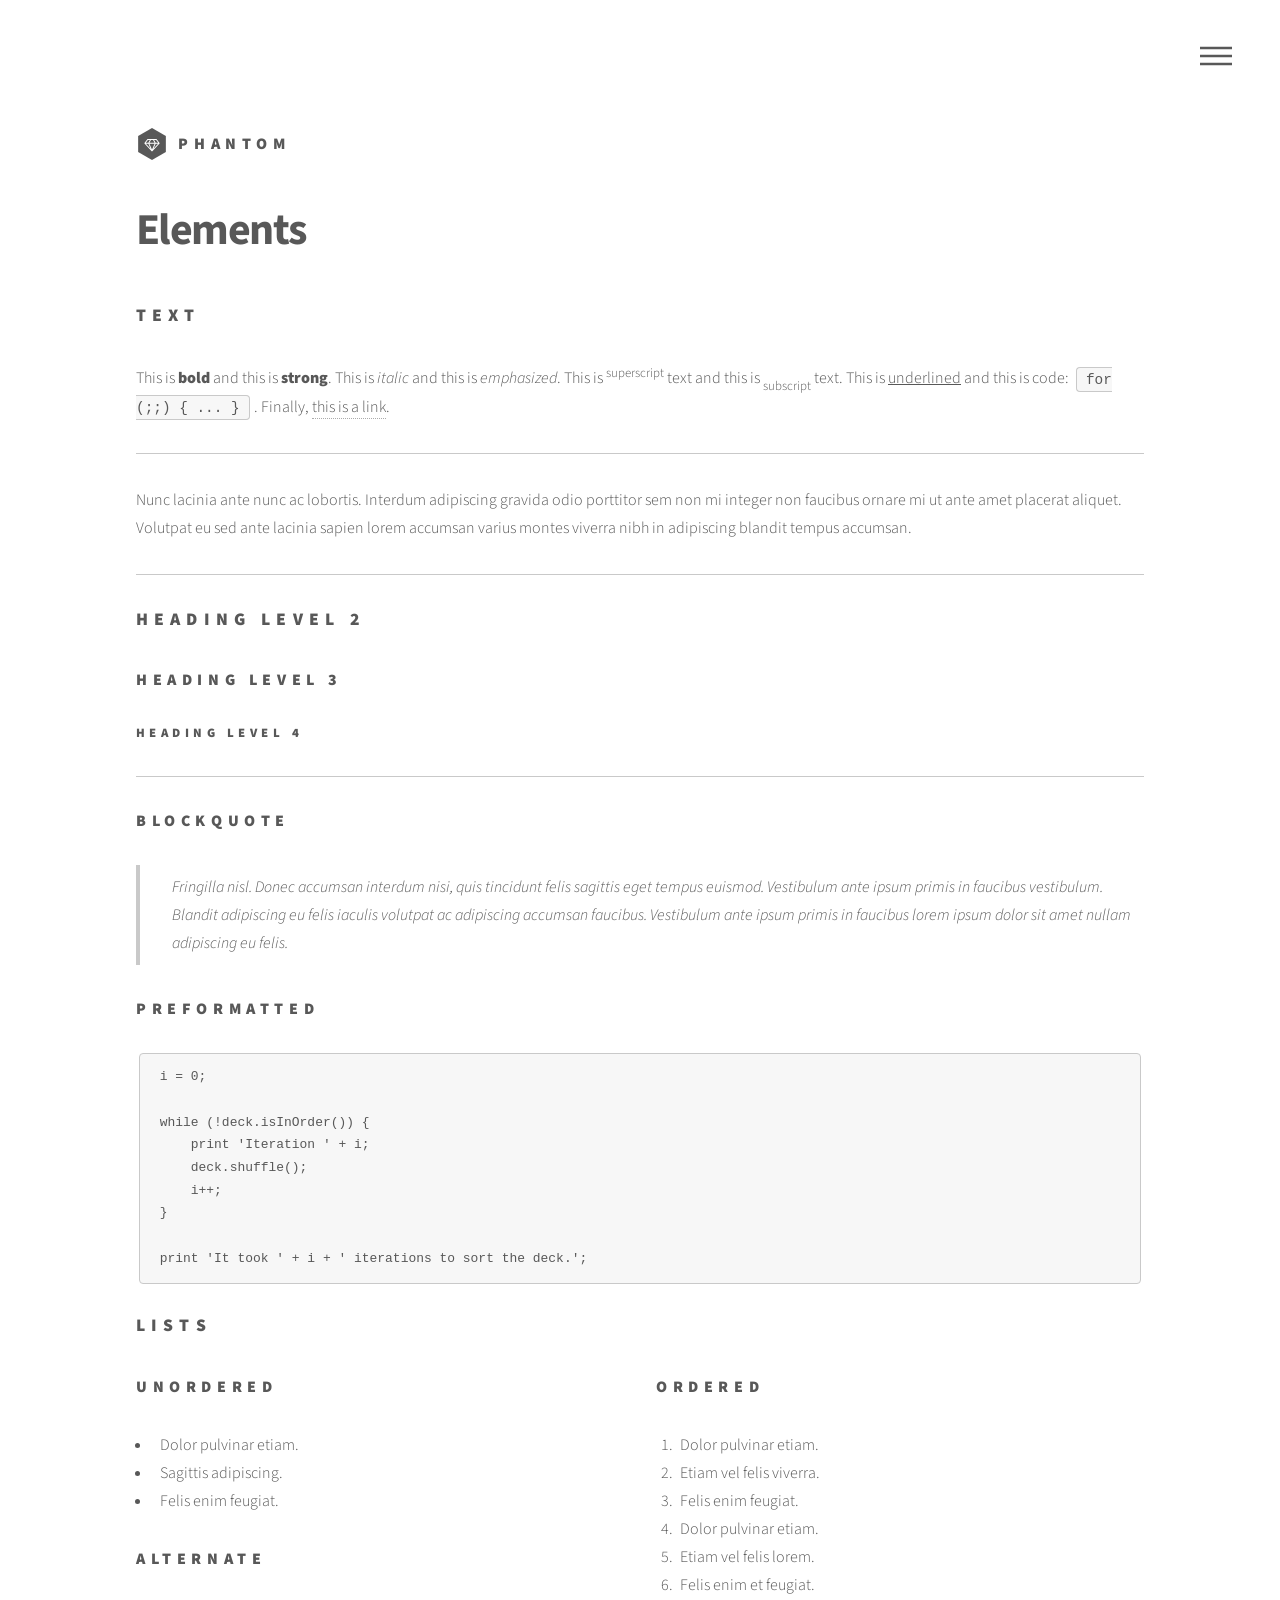
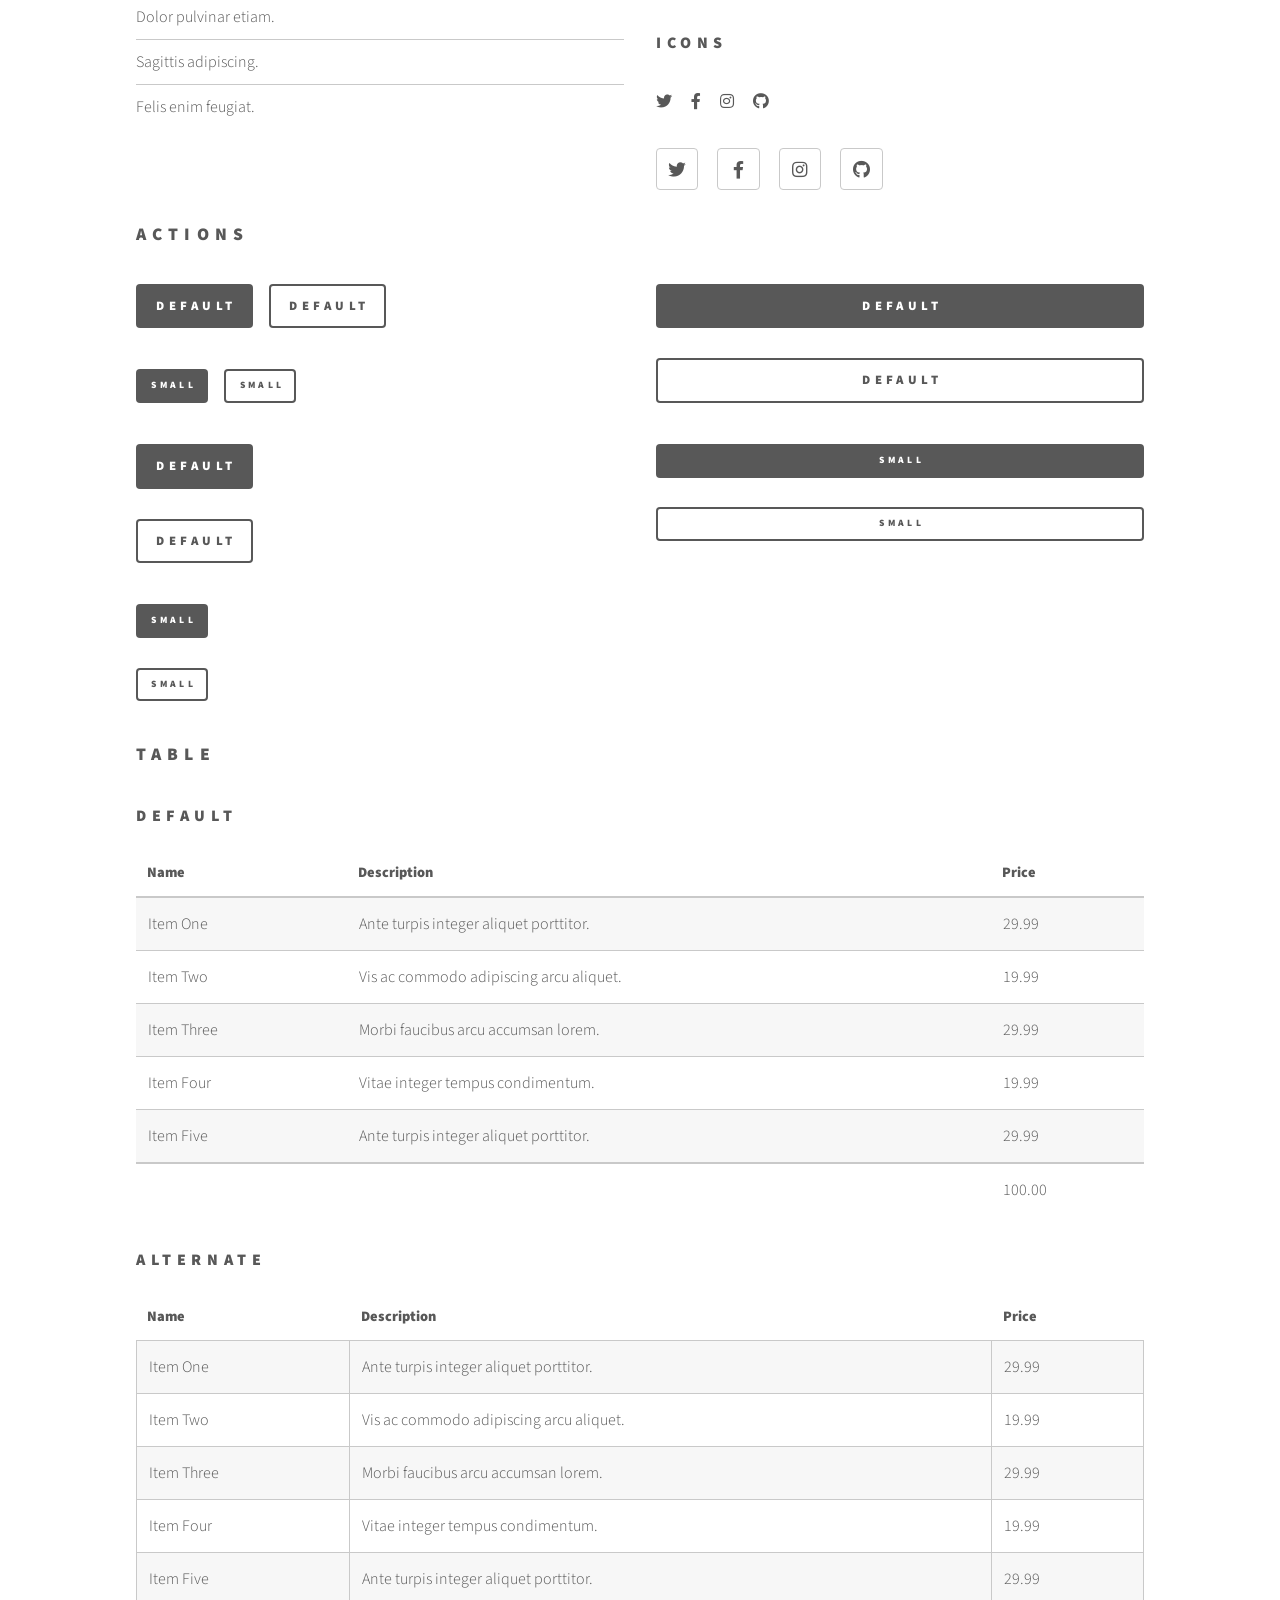
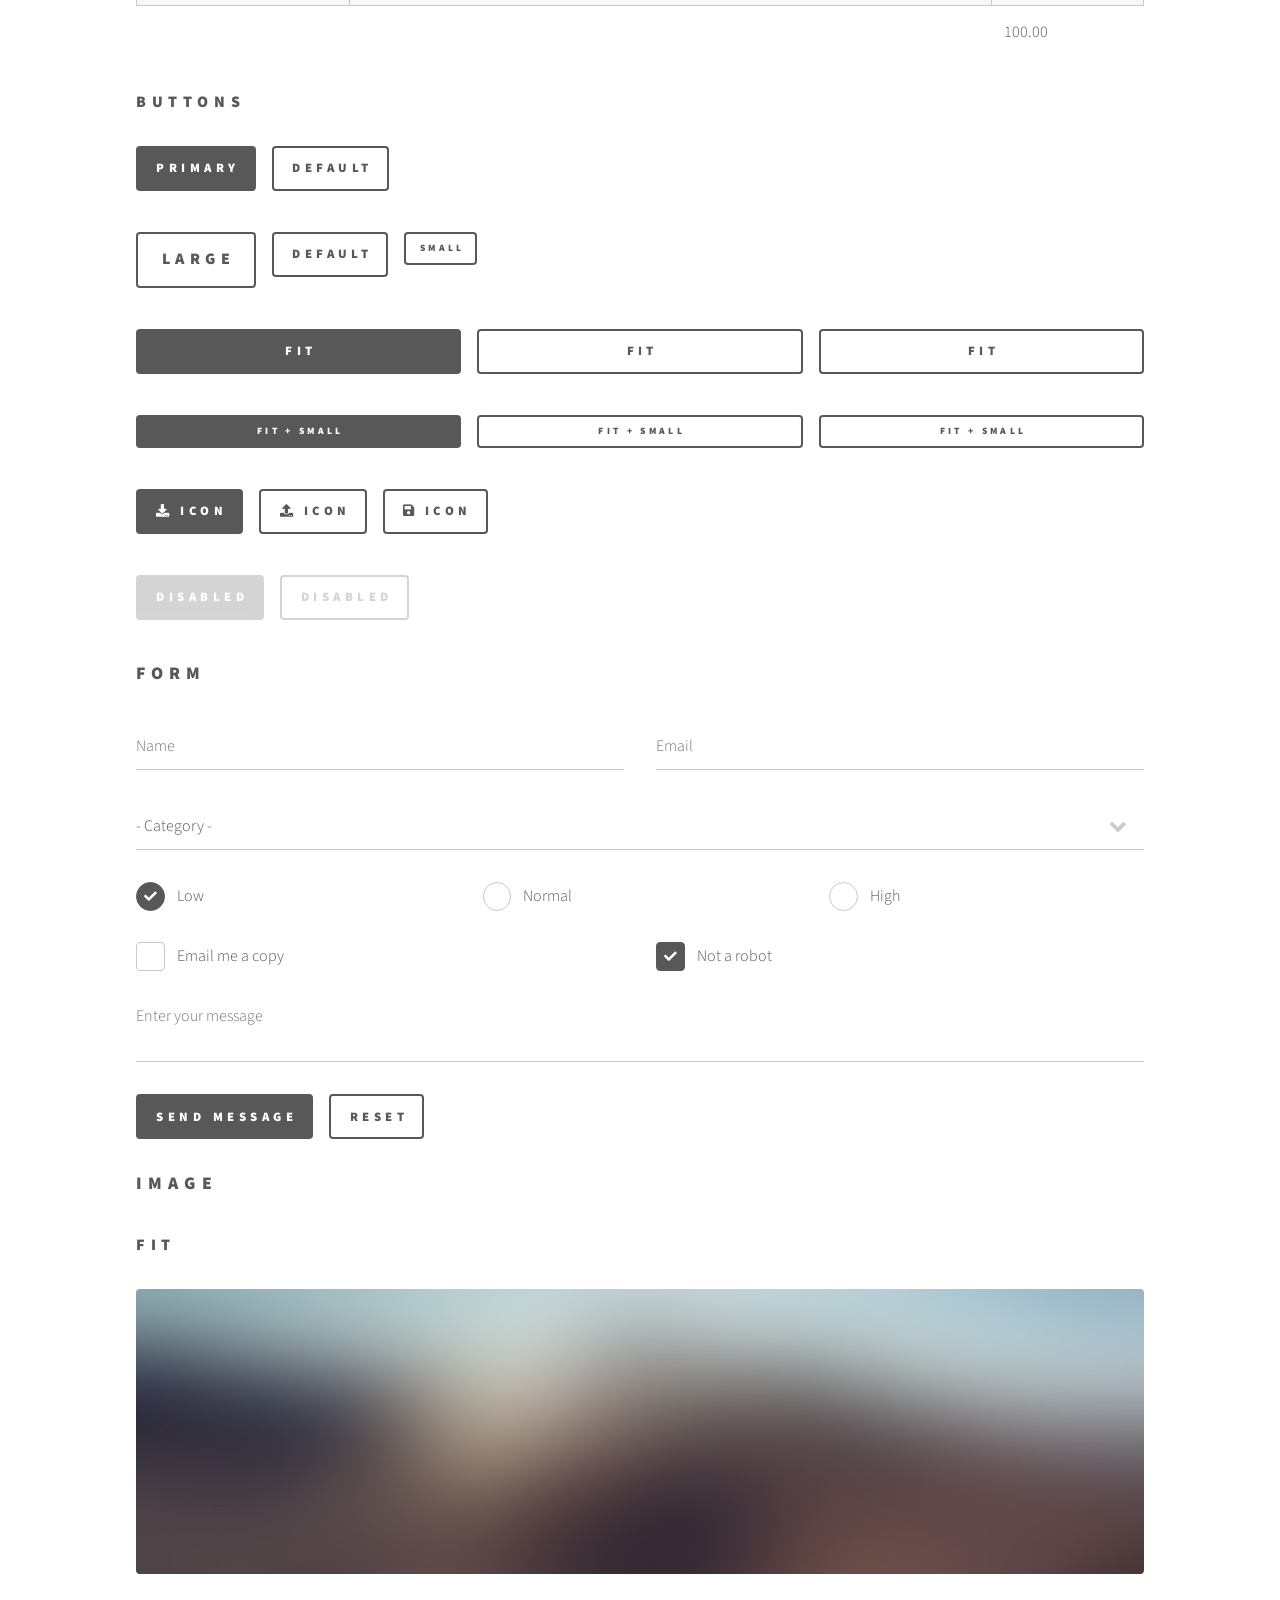
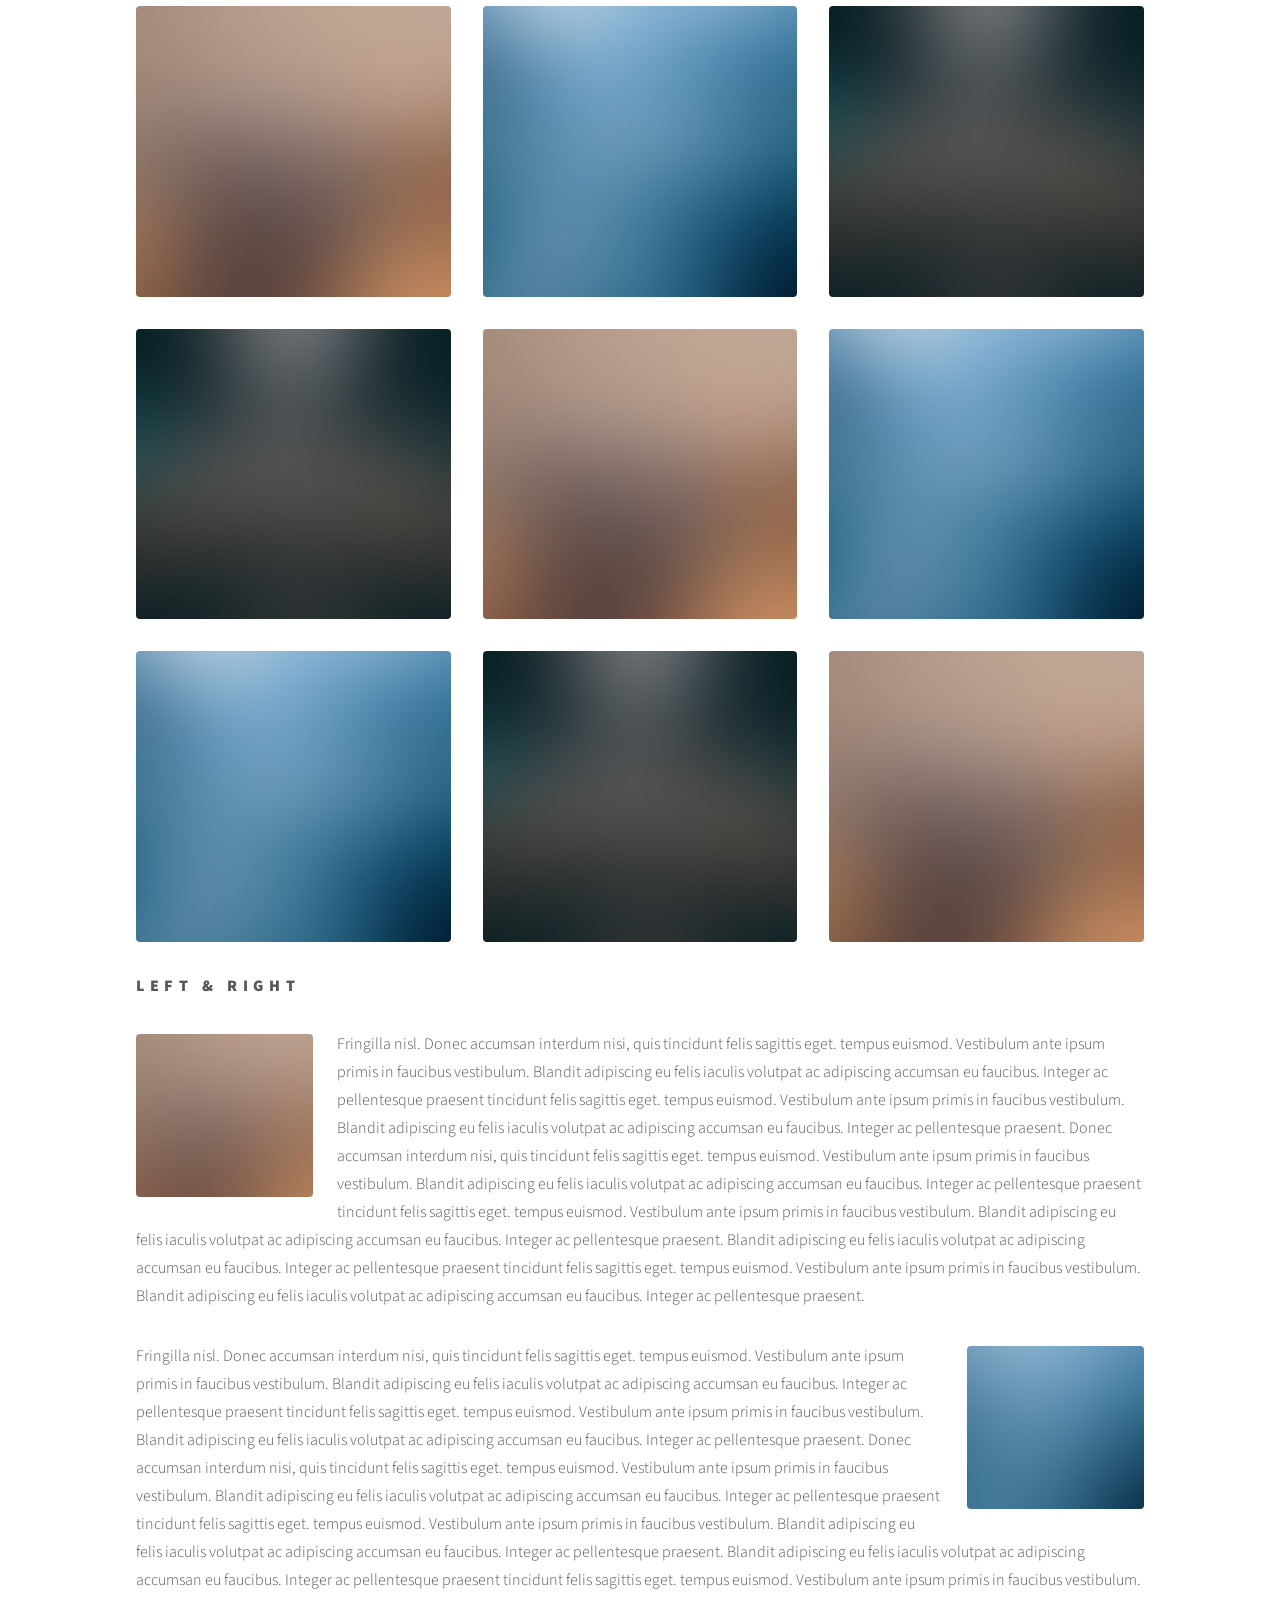
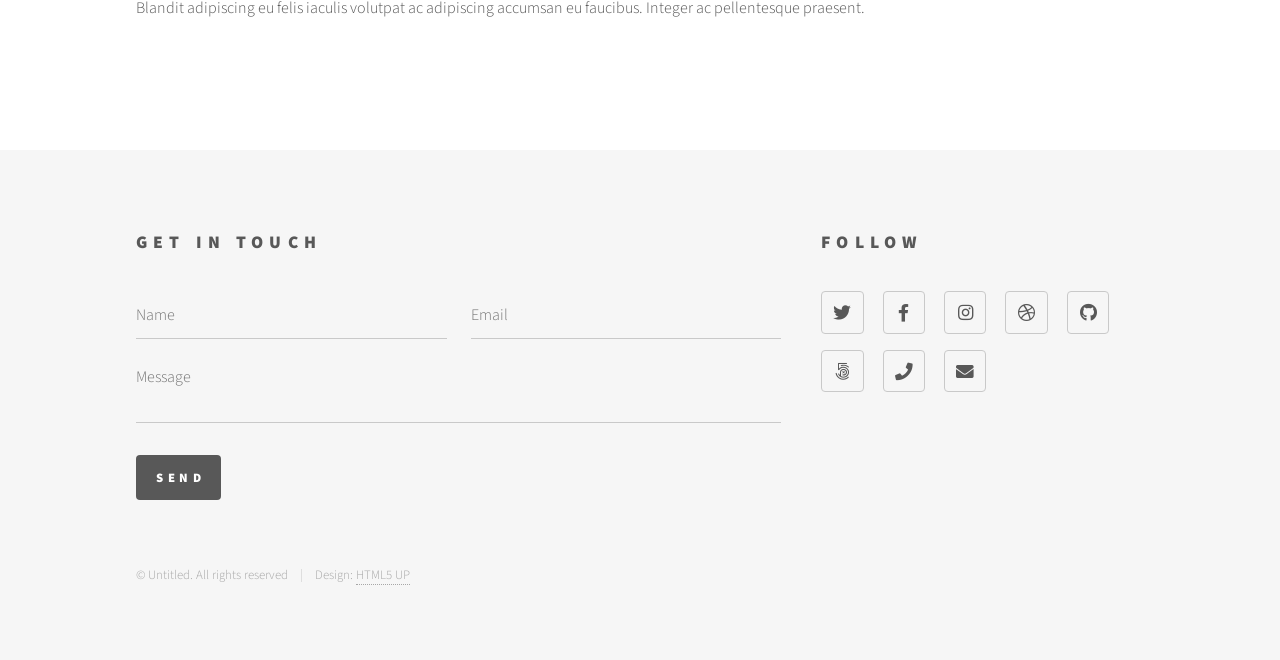
<file: elements.html>
<!DOCTYPE HTML>
<!--
	Phantom by HTML5 UP
	html5up.net | @ajlkn
	Free for personal and commercial use under the CCA 3.0 license (html5up.net/license)
-->
<html>
	<head>
		<title>Elements - Phantom by HTML5 UP</title>
		<meta charset="utf-8" />
		<meta name="viewport" content="width=device-width, initial-scale=1, user-scalable=no" />
		<link rel="stylesheet" href="assets/css/main.css" />
		<noscript><link rel="stylesheet" href="assets/css/noscript.css" /></noscript>
	</head>
	<body class="is-preload">
		<!-- Wrapper -->
			<div id="wrapper">

				<!-- Header -->
					<header id="header">
						<div class="inner">

							<!-- Logo -->
								<a href="index.html" class="logo">
									<span class="symbol"><img src="images/logo.svg" alt="" /></span><span class="title">Phantom</span>
								</a>

							<!-- Nav -->
								<nav>
									<ul>
										<li><a href="#menu">Menu</a></li>
									</ul>
								</nav>

						</div>
					</header>

				<!-- Menu -->
					<nav id="menu">
						<h2>Menu</h2>
						<ul>
							<li><a href="index.html">Home</a></li>
							<li><a href="generic.html">Ipsum veroeros</a></li>
							<li><a href="generic.html">Tempus etiam</a></li>
							<li><a href="generic.html">Consequat dolor</a></li>
							<li><a href="elements.html">Elements</a></li>
						</ul>
					</nav>

				<!-- Main -->
					<div id="main">
						<div class="inner">
							<h1>Elements</h1>

							<!-- Text -->
								<section>
									<h2>Text</h2>
									<p>This is <b>bold</b> and this is <strong>strong</strong>. This is <i>italic</i> and this is <em>emphasized</em>.
									This is <sup>superscript</sup> text and this is <sub>subscript</sub> text.
									This is <u>underlined</u> and this is code: <code>for (;;) { ... }</code>. Finally, <a href="#">this is a link</a>.</p>
									<hr />
									<p>Nunc lacinia ante nunc ac lobortis. Interdum adipiscing gravida odio porttitor sem non mi integer non faucibus ornare mi ut ante amet placerat aliquet. Volutpat eu sed ante lacinia sapien lorem accumsan varius montes viverra nibh in adipiscing blandit tempus accumsan.</p>
									<hr />
									<h2>Heading Level 2</h2>
									<h3>Heading Level 3</h3>
									<h4>Heading Level 4</h4>
									<hr />
									<h3>Blockquote</h3>
									<blockquote>Fringilla nisl. Donec accumsan interdum nisi, quis tincidunt felis sagittis eget tempus euismod. Vestibulum ante ipsum primis in faucibus vestibulum. Blandit adipiscing eu felis iaculis volutpat ac adipiscing accumsan faucibus. Vestibulum ante ipsum primis in faucibus lorem ipsum dolor sit amet nullam adipiscing eu felis.</blockquote>
									<h3>Preformatted</h3>
									<pre><code>i = 0;

while (!deck.isInOrder()) {
    print 'Iteration ' + i;
    deck.shuffle();
    i++;
}

print 'It took ' + i + ' iterations to sort the deck.';</code></pre>
								</section>

							<!-- Lists -->
								<section>
									<h2>Lists</h2>
									<div class="row">
										<div class="col-6 col-12-medium">
											<h3>Unordered</h3>
											<ul>
												<li>Dolor pulvinar etiam.</li>
												<li>Sagittis adipiscing.</li>
												<li>Felis enim feugiat.</li>
											</ul>
											<h3>Alternate</h3>
											<ul class="alt">
												<li>Dolor pulvinar etiam.</li>
												<li>Sagittis adipiscing.</li>
												<li>Felis enim feugiat.</li>
											</ul>
										</div>
										<div class="col-6 col-12-medium">
											<h3>Ordered</h3>
											<ol>
												<li>Dolor pulvinar etiam.</li>
												<li>Etiam vel felis viverra.</li>
												<li>Felis enim feugiat.</li>
												<li>Dolor pulvinar etiam.</li>
												<li>Etiam vel felis lorem.</li>
												<li>Felis enim et feugiat.</li>
											</ol>
											<h3>Icons</h3>
											<ul class="icons">
												<li><a href="#" class="icon brands style1 fa-twitter"><span class="label">Twitter</span></a></li>
												<li><a href="#" class="icon brands style1 fa-facebook-f"><span class="label">Facebook</span></a></li>
												<li><a href="#" class="icon brands style1 fa-instagram"><span class="label">Instagram</span></a></li>
												<li><a href="#" class="icon brands style1 fa-github"><span class="label">Github</span></a></li>
											</ul>
											<ul class="icons">
												<li><a href="#" class="icon brands style2 fa-twitter"><span class="label">Twitter</span></a></li>
												<li><a href="#" class="icon brands style2 fa-facebook-f"><span class="label">Facebook</span></a></li>
												<li><a href="#" class="icon brands style2 fa-instagram"><span class="label">Instagram</span></a></li>
												<li><a href="#" class="icon brands style2 fa-github"><span class="label">Github</span></a></li>
											</ul>
										</div>
									</div>
									<h2>Actions</h2>
									<div class="row">
										<div class="col-6 col-12-medium">
											<ul class="actions">
												<li><a href="#" class="button primary">Default</a></li>
												<li><a href="#" class="button">Default</a></li>
											</ul>
											<ul class="actions small">
												<li><a href="#" class="button primary small">Small</a></li>
												<li><a href="#" class="button small">Small</a></li>
											</ul>
											<ul class="actions stacked">
												<li><a href="#" class="button primary">Default</a></li>
												<li><a href="#" class="button">Default</a></li>
											</ul>
											<ul class="actions stacked">
												<li><a href="#" class="button primary small">Small</a></li>
												<li><a href="#" class="button small">Small</a></li>
											</ul>
										</div>
										<div class="col-6 col-12-medium">
											<ul class="actions stacked">
												<li><a href="#" class="button primary fit">Default</a></li>
												<li><a href="#" class="button fit">Default</a></li>
											</ul>
											<ul class="actions stacked">
												<li><a href="#" class="button primary small fit">Small</a></li>
												<li><a href="#" class="button small fit">Small</a></li>
											</ul>
										</div>
									</div>
								</section>

							<!-- Table -->
								<section>
									<h2>Table</h2>
									<h3>Default</h3>
									<div class="table-wrapper">
										<table>
											<thead>
												<tr>
													<th>Name</th>
													<th>Description</th>
													<th>Price</th>
												</tr>
											</thead>
											<tbody>
												<tr>
													<td>Item One</td>
													<td>Ante turpis integer aliquet porttitor.</td>
													<td>29.99</td>
												</tr>
												<tr>
													<td>Item Two</td>
													<td>Vis ac commodo adipiscing arcu aliquet.</td>
													<td>19.99</td>
												</tr>
												<tr>
													<td>Item Three</td>
													<td> Morbi faucibus arcu accumsan lorem.</td>
													<td>29.99</td>
												</tr>
												<tr>
													<td>Item Four</td>
													<td>Vitae integer tempus condimentum.</td>
													<td>19.99</td>
												</tr>
												<tr>
													<td>Item Five</td>
													<td>Ante turpis integer aliquet porttitor.</td>
													<td>29.99</td>
												</tr>
											</tbody>
											<tfoot>
												<tr>
													<td colspan="2"></td>
													<td>100.00</td>
												</tr>
											</tfoot>
										</table>
									</div>

									<h3>Alternate</h3>
									<div class="table-wrapper">
										<table class="alt">
											<thead>
												<tr>
													<th>Name</th>
													<th>Description</th>
													<th>Price</th>
												</tr>
											</thead>
											<tbody>
												<tr>
													<td>Item One</td>
													<td>Ante turpis integer aliquet porttitor.</td>
													<td>29.99</td>
												</tr>
												<tr>
													<td>Item Two</td>
													<td>Vis ac commodo adipiscing arcu aliquet.</td>
													<td>19.99</td>
												</tr>
												<tr>
													<td>Item Three</td>
													<td> Morbi faucibus arcu accumsan lorem.</td>
													<td>29.99</td>
												</tr>
												<tr>
													<td>Item Four</td>
													<td>Vitae integer tempus condimentum.</td>
													<td>19.99</td>
												</tr>
												<tr>
													<td>Item Five</td>
													<td>Ante turpis integer aliquet porttitor.</td>
													<td>29.99</td>
												</tr>
											</tbody>
											<tfoot>
												<tr>
													<td colspan="2"></td>
													<td>100.00</td>
												</tr>
											</tfoot>
										</table>
									</div>
								</section>

							<!-- Buttons -->
								<section>
									<h3>Buttons</h3>
									<ul class="actions">
										<li><a href="#" class="button primary">Primary</a></li>
										<li><a href="#" class="button">Default</a></li>
									</ul>
									<ul class="actions">
										<li><a href="#" class="button large">Large</a></li>
										<li><a href="#" class="button">Default</a></li>
										<li><a href="#" class="button small">Small</a></li>
									</ul>
									<ul class="actions fit">
										<li><a href="#" class="button primary fit">Fit</a></li>
										<li><a href="#" class="button fit">Fit</a></li>
										<li><a href="#" class="button fit">Fit</a></li>
									</ul>
									<ul class="actions fit small">
										<li><a href="#" class="button primary fit small">Fit + Small</a></li>
										<li><a href="#" class="button fit small">Fit + Small</a></li>
										<li><a href="#" class="button fit small">Fit + Small</a></li>
									</ul>
									<ul class="actions">
										<li><a href="#" class="button primary icon solid fa-download">Icon</a></li>
										<li><a href="#" class="button icon solid fa-upload">Icon</a></li>
										<li><a href="#" class="button icon solid fa-save">Icon</a></li>
									</ul>
									<ul class="actions">
										<li><span class="button primary disabled">Disabled</span></li>
										<li><span class="button disabled">Disabled</span></li>
									</ul>
								</section>

							<!-- Form -->
								<section>
									<h2>Form</h2>
									<form method="post" action="#">
										<div class="row gtr-uniform">
											<div class="col-6 col-12-xsmall">
												<input type="text" name="demo-name" id="demo-name" value="" placeholder="Name" />
											</div>
											<div class="col-6 col-12-xsmall">
												<input type="email" name="demo-email" id="demo-email" value="" placeholder="Email" />
											</div>
											<div class="col-12">
												<select name="demo-category" id="demo-category">
													<option value="">- Category -</option>
													<option value="1">Manufacturing</option>
													<option value="1">Shipping</option>
													<option value="1">Administration</option>
													<option value="1">Human Resources</option>
												</select>
											</div>
											<div class="col-4 col-12-small">
												<input type="radio" id="demo-priority-low" name="demo-priority" checked>
												<label for="demo-priority-low">Low</label>
											</div>
											<div class="col-4 col-12-small">
												<input type="radio" id="demo-priority-normal" name="demo-priority">
												<label for="demo-priority-normal">Normal</label>
											</div>
											<div class="col-4 col-12-small">
												<input type="radio" id="demo-priority-high" name="demo-priority">
												<label for="demo-priority-high">High</label>
											</div>
											<div class="col-6 col-12-small">
												<input type="checkbox" id="demo-copy" name="demo-copy">
												<label for="demo-copy">Email me a copy</label>
											</div>
											<div class="col-6 col-12-small">
												<input type="checkbox" id="demo-human" name="demo-human" checked>
												<label for="demo-human">Not a robot</label>
											</div>
											<div class="col-12">
												<textarea name="demo-message" id="demo-message" placeholder="Enter your message" rows="6"></textarea>
											</div>
											<div class="col-12">
												<ul class="actions">
													<li><input type="submit" value="Send Message" class="primary" /></li>
													<li><input type="reset" value="Reset" /></li>
												</ul>
											</div>
										</div>
									</form>
								</section>

							<!-- Image -->
								<section>
									<h2>Image</h2>
									<h3>Fit</h3>
									<div class="box alt">
										<div class="row gtr-uniform">
											<div class="col-12"><span class="image fit"><img src="images/pic13.jpg" alt="" /></span></div>
											<div class="col-4"><span class="image fit"><img src="images/pic01.jpg" alt="" /></span></div>
											<div class="col-4"><span class="image fit"><img src="images/pic02.jpg" alt="" /></span></div>
											<div class="col-4"><span class="image fit"><img src="images/pic03.jpg" alt="" /></span></div>
											<div class="col-4"><span class="image fit"><img src="images/pic03.jpg" alt="" /></span></div>
											<div class="col-4"><span class="image fit"><img src="images/pic01.jpg" alt="" /></span></div>
											<div class="col-4"><span class="image fit"><img src="images/pic02.jpg" alt="" /></span></div>
											<div class="col-4"><span class="image fit"><img src="images/pic02.jpg" alt="" /></span></div>
											<div class="col-4"><span class="image fit"><img src="images/pic03.jpg" alt="" /></span></div>
											<div class="col-4"><span class="image fit"><img src="images/pic01.jpg" alt="" /></span></div>
										</div>
									</div>
									<h3>Left &amp; Right</h3>
									<p><span class="image left"><img src="images/pic14.jpg" alt="" /></span>Fringilla nisl. Donec accumsan interdum nisi, quis tincidunt felis sagittis eget. tempus euismod. Vestibulum ante ipsum primis in faucibus vestibulum. Blandit adipiscing eu felis iaculis volutpat ac adipiscing accumsan eu faucibus. Integer ac pellentesque praesent tincidunt felis sagittis eget. tempus euismod. Vestibulum ante ipsum primis in faucibus vestibulum. Blandit adipiscing eu felis iaculis volutpat ac adipiscing accumsan eu faucibus. Integer ac pellentesque praesent. Donec accumsan interdum nisi, quis tincidunt felis sagittis eget. tempus euismod. Vestibulum ante ipsum primis in faucibus vestibulum. Blandit adipiscing eu felis iaculis volutpat ac adipiscing accumsan eu faucibus. Integer ac pellentesque praesent tincidunt felis sagittis eget. tempus euismod. Vestibulum ante ipsum primis in faucibus vestibulum. Blandit adipiscing eu felis iaculis volutpat ac adipiscing accumsan eu faucibus. Integer ac pellentesque praesent. Blandit adipiscing eu felis iaculis volutpat ac adipiscing accumsan eu faucibus. Integer ac pellentesque praesent tincidunt felis sagittis eget. tempus euismod. Vestibulum ante ipsum primis in faucibus vestibulum. Blandit adipiscing eu felis iaculis volutpat ac adipiscing accumsan eu faucibus. Integer ac pellentesque praesent.</p>
									<p><span class="image right"><img src="images/pic15.jpg" alt="" /></span>Fringilla nisl. Donec accumsan interdum nisi, quis tincidunt felis sagittis eget. tempus euismod. Vestibulum ante ipsum primis in faucibus vestibulum. Blandit adipiscing eu felis iaculis volutpat ac adipiscing accumsan eu faucibus. Integer ac pellentesque praesent tincidunt felis sagittis eget. tempus euismod. Vestibulum ante ipsum primis in faucibus vestibulum. Blandit adipiscing eu felis iaculis volutpat ac adipiscing accumsan eu faucibus. Integer ac pellentesque praesent. Donec accumsan interdum nisi, quis tincidunt felis sagittis eget. tempus euismod. Vestibulum ante ipsum primis in faucibus vestibulum. Blandit adipiscing eu felis iaculis volutpat ac adipiscing accumsan eu faucibus. Integer ac pellentesque praesent tincidunt felis sagittis eget. tempus euismod. Vestibulum ante ipsum primis in faucibus vestibulum. Blandit adipiscing eu felis iaculis volutpat ac adipiscing accumsan eu faucibus. Integer ac pellentesque praesent. Blandit adipiscing eu felis iaculis volutpat ac adipiscing accumsan eu faucibus. Integer ac pellentesque praesent tincidunt felis sagittis eget. tempus euismod. Vestibulum ante ipsum primis in faucibus vestibulum. Blandit adipiscing eu felis iaculis volutpat ac adipiscing accumsan eu faucibus. Integer ac pellentesque praesent.</p>
								</section>

						</div>
					</div>

				<!-- Footer -->
					<footer id="footer">
						<div class="inner">
							<section>
								<h2>Get in touch</h2>
								<form method="post" action="#">
									<div class="fields">
										<div class="field half">
											<input type="text" name="name" id="name" placeholder="Name" />
										</div>
										<div class="field half">
											<input type="email" name="email" id="email" placeholder="Email" />
										</div>
										<div class="field">
											<textarea name="message" id="message" placeholder="Message"></textarea>
										</div>
									</div>
									<ul class="actions">
										<li><input type="submit" value="Send" class="primary" /></li>
									</ul>
								</form>
							</section>
							<section>
								<h2>Follow</h2>
								<ul class="icons">
									<li><a href="#" class="icon brands style2 fa-twitter"><span class="label">Twitter</span></a></li>
									<li><a href="#" class="icon brands style2 fa-facebook-f"><span class="label">Facebook</span></a></li>
									<li><a href="#" class="icon brands style2 fa-instagram"><span class="label">Instagram</span></a></li>
									<li><a href="#" class="icon brands style2 fa-dribbble"><span class="label">Dribbble</span></a></li>
									<li><a href="#" class="icon brands style2 fa-github"><span class="label">GitHub</span></a></li>
									<li><a href="#" class="icon brands style2 fa-500px"><span class="label">500px</span></a></li>
									<li><a href="#" class="icon solid style2 fa-phone"><span class="label">Phone</span></a></li>
									<li><a href="#" class="icon solid style2 fa-envelope"><span class="label">Email</span></a></li>
								</ul>
							</section>
							<ul class="copyright">
								<li>&copy; Untitled. All rights reserved</li><li>Design: <a href="http://html5up.net">HTML5 UP</a></li>
							</ul>
						</div>
					</footer>

			</div>

		<!-- Scripts -->
			<script src="assets/js/jquery.min.js"></script>
			<script src="assets/js/browser.min.js"></script>
			<script src="assets/js/breakpoints.min.js"></script>
			<script src="assets/js/util.js"></script>
			<script src="assets/js/main.js"></script>

	</body>
</html>
</file>
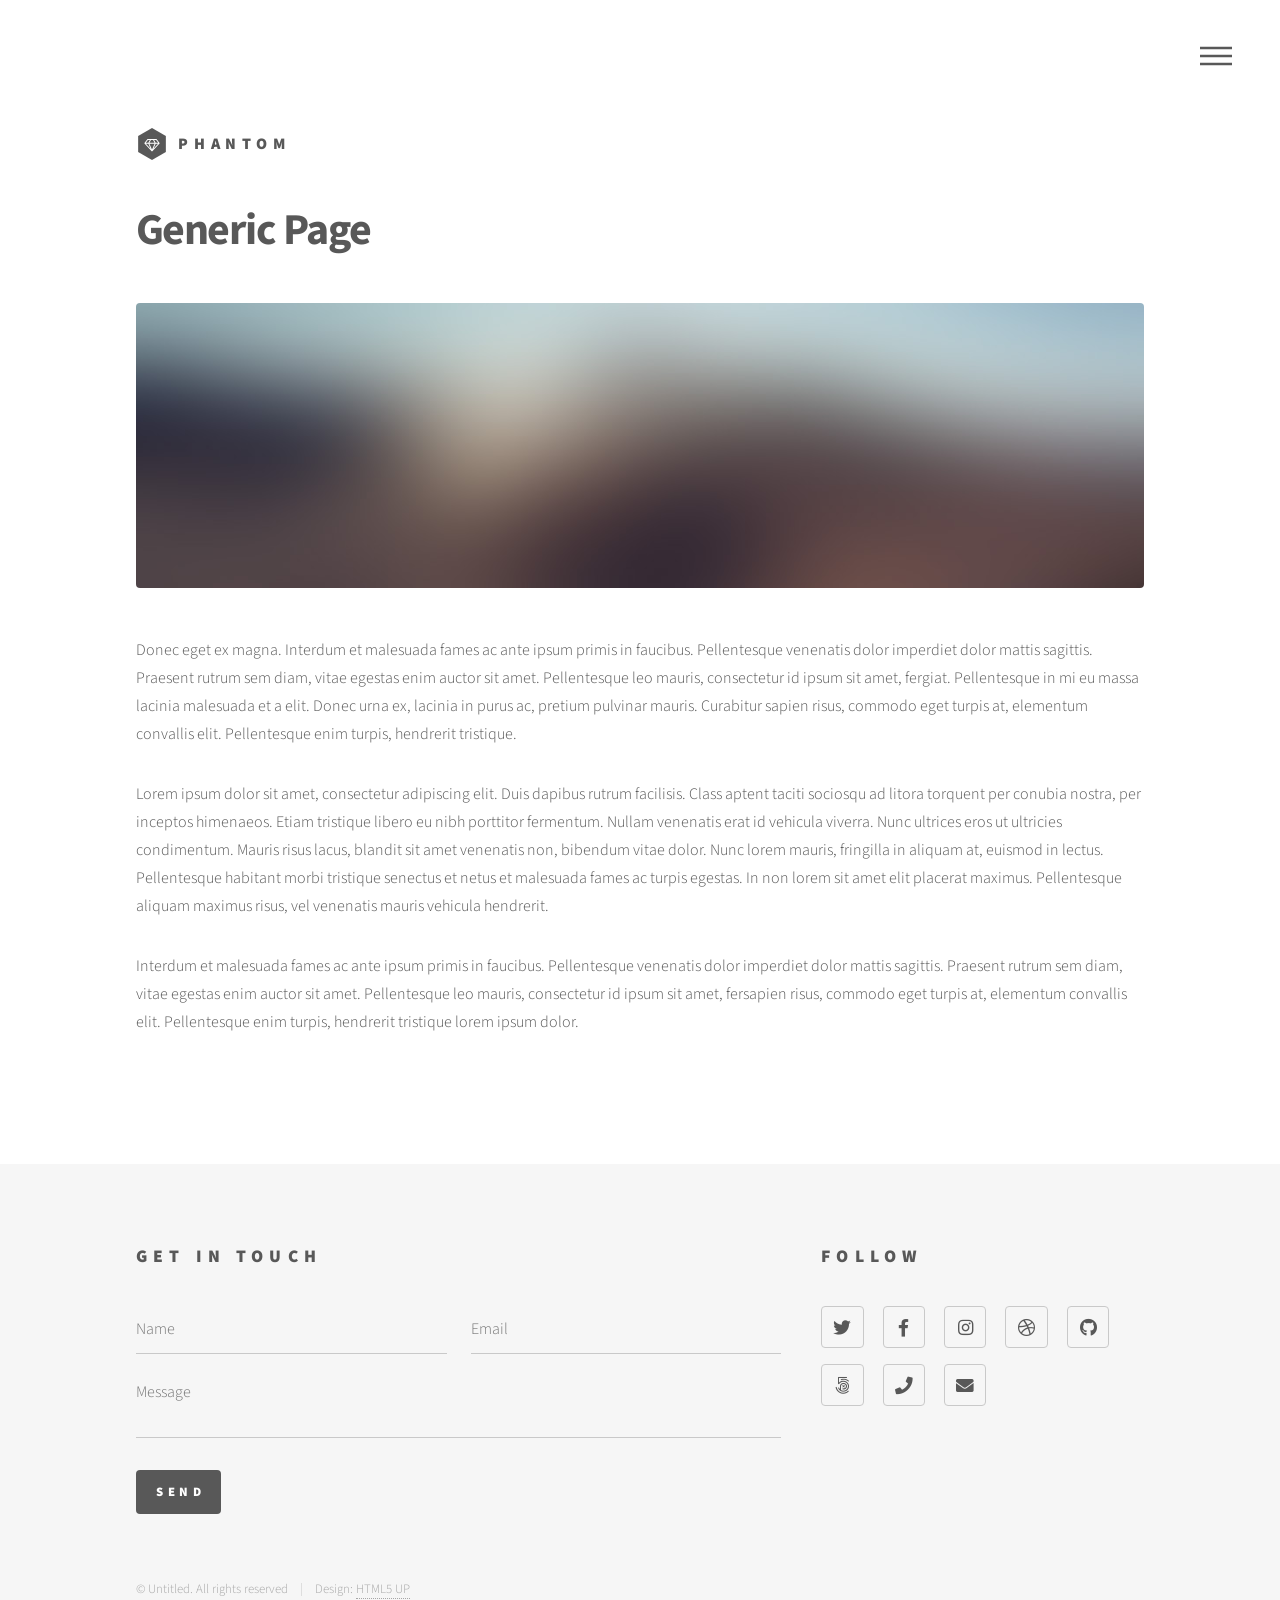
<file: generic.html>
<!DOCTYPE HTML>
<!--
	Phantom by HTML5 UP
	html5up.net | @ajlkn
	Free for personal and commercial use under the CCA 3.0 license (html5up.net/license)
-->
<html>
	<head>
		<title>Generic - Phantom by HTML5 UP</title>
		<meta charset="utf-8" />
		<meta name="viewport" content="width=device-width, initial-scale=1, user-scalable=no" />
		<link rel="stylesheet" href="assets/css/main.css" />
		<noscript><link rel="stylesheet" href="assets/css/noscript.css" /></noscript>
	</head>
	<body class="is-preload">
		<!-- Wrapper -->
			<div id="wrapper">

				<!-- Header -->
					<header id="header">
						<div class="inner">

							<!-- Logo -->
								<a href="index.html" class="logo">
									<span class="symbol"><img src="images/logo.svg" alt="" /></span><span class="title">Phantom</span>
								</a>

							<!-- Nav -->
								<nav>
									<ul>
										<li><a href="#menu">Menu</a></li>
									</ul>
								</nav>

						</div>
					</header>

				<!-- Menu -->
					<nav id="menu">
						<h2>Menu</h2>
						<ul>
							<li><a href="index.html">Home</a></li>
							<li><a href="generic.html">Ipsum veroeros</a></li>
							<li><a href="generic.html">Tempus etiam</a></li>
							<li><a href="generic.html">Consequat dolor</a></li>
							<li><a href="elements.html">Elements</a></li>
						</ul>
					</nav>

				<!-- Main -->
					<div id="main">
						<div class="inner">
							<h1>Generic Page</h1>
							<span class="image main"><img src="images/pic13.jpg" alt="" /></span>
							<p>Donec eget ex magna. Interdum et malesuada fames ac ante ipsum primis in faucibus. Pellentesque venenatis dolor imperdiet dolor mattis sagittis. Praesent rutrum sem diam, vitae egestas enim auctor sit amet. Pellentesque leo mauris, consectetur id ipsum sit amet, fergiat. Pellentesque in mi eu massa lacinia malesuada et a elit. Donec urna ex, lacinia in purus ac, pretium pulvinar mauris. Curabitur sapien risus, commodo eget turpis at, elementum convallis elit. Pellentesque enim turpis, hendrerit tristique.</p>
							<p>Lorem ipsum dolor sit amet, consectetur adipiscing elit. Duis dapibus rutrum facilisis. Class aptent taciti sociosqu ad litora torquent per conubia nostra, per inceptos himenaeos. Etiam tristique libero eu nibh porttitor fermentum. Nullam venenatis erat id vehicula viverra. Nunc ultrices eros ut ultricies condimentum. Mauris risus lacus, blandit sit amet venenatis non, bibendum vitae dolor. Nunc lorem mauris, fringilla in aliquam at, euismod in lectus. Pellentesque habitant morbi tristique senectus et netus et malesuada fames ac turpis egestas. In non lorem sit amet elit placerat maximus. Pellentesque aliquam maximus risus, vel venenatis mauris vehicula hendrerit.</p>
							<p>Interdum et malesuada fames ac ante ipsum primis in faucibus. Pellentesque venenatis dolor imperdiet dolor mattis sagittis. Praesent rutrum sem diam, vitae egestas enim auctor sit amet. Pellentesque leo mauris, consectetur id ipsum sit amet, fersapien risus, commodo eget turpis at, elementum convallis elit. Pellentesque enim turpis, hendrerit tristique lorem ipsum dolor.</p>
						</div>
					</div>

				<!-- Footer -->
					<footer id="footer">
						<div class="inner">
							<section>
								<h2>Get in touch</h2>
								<form method="post" action="#">
									<div class="fields">
										<div class="field half">
											<input type="text" name="name" id="name" placeholder="Name" />
										</div>
										<div class="field half">
											<input type="email" name="email" id="email" placeholder="Email" />
										</div>
										<div class="field">
											<textarea name="message" id="message" placeholder="Message"></textarea>
										</div>
									</div>
									<ul class="actions">
										<li><input type="submit" value="Send" class="primary" /></li>
									</ul>
								</form>
							</section>
							<section>
								<h2>Follow</h2>
								<ul class="icons">
									<li><a href="#" class="icon brands style2 fa-twitter"><span class="label">Twitter</span></a></li>
									<li><a href="#" class="icon brands style2 fa-facebook-f"><span class="label">Facebook</span></a></li>
									<li><a href="#" class="icon brands style2 fa-instagram"><span class="label">Instagram</span></a></li>
									<li><a href="#" class="icon brands style2 fa-dribbble"><span class="label">Dribbble</span></a></li>
									<li><a href="#" class="icon brands style2 fa-github"><span class="label">GitHub</span></a></li>
									<li><a href="#" class="icon brands style2 fa-500px"><span class="label">500px</span></a></li>
									<li><a href="#" class="icon solid style2 fa-phone"><span class="label">Phone</span></a></li>
									<li><a href="#" class="icon solid style2 fa-envelope"><span class="label">Email</span></a></li>
								</ul>
							</section>
							<ul class="copyright">
								<li>&copy; Untitled. All rights reserved</li><li>Design: <a href="http://html5up.net">HTML5 UP</a></li>
							</ul>
						</div>
					</footer>

			</div>

		<!-- Scripts -->
			<script src="assets/js/jquery.min.js"></script>
			<script src="assets/js/browser.min.js"></script>
			<script src="assets/js/breakpoints.min.js"></script>
			<script src="assets/js/util.js"></script>
			<script src="assets/js/main.js"></script>

	</body>
</html>
</file>
<file: assets/css/dice-labs-apps-theme.css>
[data-social-profile] { overflow-wrap: anywhere; }

.social-contact-icon {
  display: inline-block;
  width: 1.25em;
  margin-right: 0.45em;
  text-align: center;
}

html[data-theme] body,
html[data-theme] a,
html[data-theme] h1,
html[data-theme] h2,
html[data-theme] h3,
html[data-theme] p,
html[data-theme] #header,
html[data-theme] #header nav ul li a,
html[data-theme] #menu,
html[data-theme] #menu .option-link,
html[data-theme] .catalog-hero,
html[data-theme] .tiles article,
html[data-theme] .tiles article > .image,
html[data-theme] .tiles article > a,
html[data-theme] .tiles article > a .content,
html[data-theme] #footer,
html[data-theme] .footer-panel,
html[data-theme] .button,
html[data-theme] .copyright {
	-moz-transition: background-color 0.25s ease, color 0.25s ease, border-color 0.25s ease, box-shadow 0.25s ease, opacity 0.25s ease, filter 0.25s ease;
	-webkit-transition: background-color 0.25s ease, color 0.25s ease, border-color 0.25s ease, box-shadow 0.25s ease, opacity 0.25s ease, filter 0.25s ease;
	-ms-transition: background-color 0.25s ease, color 0.25s ease, border-color 0.25s ease, box-shadow 0.25s ease, opacity 0.25s ease, filter 0.25s ease;
	transition: background-color 0.25s ease, color 0.25s ease, border-color 0.25s ease, box-shadow 0.25s ease, opacity 0.25s ease, filter 0.25s ease;
}

html[data-theme="dark"] {
	color-scheme: dark;
	--body-bg: #000000;
	--body-text: #ccd4dc;
	--body-muted: #9aa6b2;
	--title: #ffffff;
	--border: rgba(255, 255, 255, 0.16);
	--border-soft: rgba(255, 255, 255, 0.08);
	--surface: rgba(9, 12, 16, 0.88);
	--surface-alt: rgba(16, 21, 27, 0.92);
	--surface-alt-2: rgba(24, 30, 38, 0.94);
	--nav-pill: rgba(6, 8, 11, 0.78);
	--menu-bg: rgba(10, 13, 17, 0.96);
	--menu-divider: rgba(255, 255, 255, 0.1);
	--button-bg: #0a0e13;
	--button-hover: #151b22;
	--button-text: #ffffff;
	--button-secondary-bg: rgba(255, 255, 255, 0.05);
	--button-secondary-hover: rgba(255, 255, 255, 0.12);
	--tile-text: #ffffff;
	--tile-copy: rgba(255, 255, 255, 0.8);
	--footer-bg: #090c10;
	--footer-border: rgba(255, 255, 255, 0.9);
	--copyright: rgba(255, 255, 255, 0.3);
	--copyright-border: rgba(255, 255, 255, 0.08);
	--menu-icon: url("data:image/svg+xml;charset=utf8,%3Csvg xmlns='http://www.w3.org/2000/svg' width='100' height='100' viewBox='0 0 100 100'%3E%3Cstyle%3Eline %7B stroke-width: 8px; stroke: %23ffffff; %7D%3C/style%3E%3Cline x1='0' y1='25' x2='100' y2='25' /%3E%3Cline x1='0' y1='50' x2='100' y2='50' /%3E%3Cline x1='0' y1='75' x2='100' y2='75' /%3E%3C/svg%3E");
	--close-icon: url("data:image/svg+xml;charset=utf8,%3Csvg xmlns='http://www.w3.org/2000/svg' width='100' height='100' viewBox='0 0 100 100'%3E%3Cstyle%3Eline %7B stroke-width: 8px; stroke: %23ffffff; %7D%3C/style%3E%3Cline x1='15' y1='15' x2='85' y2='85' /%3E%3Cline x1='85' y1='15' x2='15' y2='85' /%3E%3C/svg%3E");
}

html[data-theme="light"] {
	color-scheme: light;
	--body-bg: #ffffff;
	--body-text: #121921;
	--body-muted: #506070;
	--title: #05090d;
	--border: rgba(10, 14, 18, 0.14);
	--border-soft: rgba(10, 14, 18, 0.08);
	--surface: rgba(255, 255, 255, 0.84);
	--surface-alt: rgba(241, 245, 249, 0.94);
	--surface-alt-2: rgba(226, 233, 240, 0.95);
	--nav-pill: rgba(255, 255, 255, 0.88);
	--menu-bg: rgba(248, 250, 252, 0.98);
	--menu-divider: rgba(10, 14, 18, 0.28);
	--button-bg: #091017;
	--button-hover: #131b23;
	--button-text: #ffffff;
	--button-secondary-bg: rgba(255, 255, 255, 0.82);
	--button-secondary-hover: rgba(255, 255, 255, 1);
	--tile-text: #05090d;
	--tile-copy: rgba(5, 9, 13, 0.86);
	--footer-bg: #e9eff5;
	--footer-border: rgba(5, 9, 13, 0.9);
	--copyright: rgba(10, 14, 18, 0.55);
	--copyright-border: rgba(10, 14, 18, 0.08);
	--menu-icon: url("data:image/svg+xml;charset=utf8,%3Csvg xmlns='http://www.w3.org/2000/svg' width='100' height='100' viewBox='0 0 100 100'%3E%3Cstyle%3Eline %7B stroke-width: 8px; stroke: %2305090d; %7D%3C/style%3E%3Cline x1='0' y1='25' x2='100' y2='25' /%3E%3Cline x1='0' y1='50' x2='100' y2='50' /%3E%3Cline x1='0' y1='75' x2='100' y2='75' /%3E%3C/svg%3E");
	--close-icon: url("data:image/svg+xml;charset=utf8,%3Csvg xmlns='http://www.w3.org/2000/svg' width='100' height='100' viewBox='0 0 100 100'%3E%3Cstyle%3Eline %7B stroke-width: 8px; stroke: %2305090d; %7D%3C/style%3E%3Cline x1='15' y1='15' x2='85' y2='85' /%3E%3Cline x1='85' y1='15' x2='15' y2='85' /%3E%3C/svg%3E");
}

body {
	background: var(--body-bg);
	color: var(--body-text);
}

body:before {
	content: '';
	position: fixed;
	inset: 0;
	background: none;
	pointer-events: none;
	z-index: -1;
}

body,
input,
select,
textarea {
	color: var(--body-text);
}

a {
	color: var(--title);
	border-bottom-color: var(--border);
}

a:hover {
	color: var(--title) !important;
}

h1,
h2,
h3,
h4,
h5,
h6,
strong,
b {
	color: var(--title);
}

#wrapper {
	position: relative;
	z-index: 1;
	min-height: 100vh;
	display: flex;
	flex-direction: column;
}

#header,
#main,
#footer {
	width: 100%;
}

#header {
	padding: 5.5em 0 1em 0;
}

#header .inner {
	position: relative;
}

#header .logo {
	color: var(--title);
	letter-spacing: 0.28em;
	text-shadow: 0 3px 18px rgba(0, 0, 0, 0.55);
	display: inline-flex;
	align-items: flex-start;
}

html[data-theme="light"] #header .logo {
	text-shadow: none;
}

#header .logo .symbol {
	margin-right: 0.85em;
	display: flex;
	align-items: flex-start;
}

#header .logo .symbol img {
	width: 1.95em;
	height: 1.95em;
	object-fit: contain;
	filter: none;
	position: relative;
	top: -11.5px;
}

html[data-theme="light"] #header .logo .symbol img {
	filter: invert(1);
}

#header .logo .brand-lockup {
	display: flex;
	flex-direction: column;
	gap: 0.35em;
	align-items: flex-start;
}

#header .logo .title {
	font-size: 1.05em;
	line-height: 1;
}

#header .logo .subtitle {
	display: block;
	font-size: 0.82em;
	letter-spacing: 0.35em;
	text-transform: uppercase;
	color: var(--body-muted);
	line-height: 1;
	font-weight: 400;
}

#header nav ul li a {
	background-color: var(--nav-pill);
	color: var(--title);
	border: solid 1px var(--border);
	box-shadow: inset 0px 0px 0px 1px var(--border-soft), 0 12px 28px rgba(0, 0, 0, 0.22);
	text-shadow: none;
}

#header nav ul li a[href="#menu"]:before,
#header nav ul li a[href="#menu"]:after {
	background-image: var(--menu-icon);
}

#header nav ul li a[href="#menu"]:before {
	opacity: 1;
}

#header nav ul li a[href="#menu"]:after {
	opacity: 0;
}

#header nav ul li a[href="#menu"]:hover {
	background-color: var(--surface-alt);
}

#main {
	padding: 0.2em 0 6em 0;
	flex: 1 0 auto;
}

ul.actions.stacked li {
	display: block;
	margin: 0.8em 0 0 0;
}

ul.actions.stacked li:first-child {
	margin-top: 0;
}

.button,
input[type="submit"],
input[type="reset"],
input[type="button"],
button {
	border-radius: 999px;
	border-color: var(--border);
	box-shadow: inset 0px 0px 0px 1px var(--border-soft), 0 10px 24px rgba(0, 0, 0, 0.2);
	color: var(--title) !important;
}

.button:hover,
input[type="submit"]:hover,
input[type="reset"]:hover,
input[type="button"]:hover,
button:hover {
	box-shadow: inset 0px 0px 0px 1px var(--border), 0 14px 28px rgba(0, 0, 0, 0.18);
}

.button.primary,
input[type="submit"].primary,
input[type="reset"].primary,
input[type="button"].primary,
button.primary {
	background-color: var(--button-bg);
	color: var(--button-text) !important;
}

.button.primary:hover,
input[type="submit"].primary:hover,
input[type="reset"].primary:hover,
input[type="button"].primary:hover,
button.primary:hover {
	background-color: var(--button-hover);
	color: var(--button-text) !important;
}

.button:not(.primary),
input[type="submit"]:not(.primary),
input[type="reset"]:not(.primary),
input[type="button"]:not(.primary),
button:not(.primary) {
	background-color: var(--button-secondary-bg);
}

.button:not(.primary):hover,
input[type="submit"]:not(.primary):hover,
input[type="reset"]:not(.primary):hover,
input[type="button"]:not(.primary):hover,
button:not(.primary):hover {
	background-color: var(--button-secondary-hover);
}

.tiles {
	margin-top: -10em;
}

/* Override the template's more-specific spacing so the catalog sits higher. */
#main .tiles {
	margin-top: -0.90em;
}

/* The decorative scene stays independently centered behind the catalog. */
.catalog-dice-scene {
	position: fixed;
	inset: 0;
	z-index: 0;
	overflow: hidden;
	pointer-events: none;
}

.catalog-die {
	position: absolute;
	width: clamp(9rem, 18.2vw, 23rem);
	aspect-ratio: 1;
	transform: translate(-50%, -50%);
	opacity: 0.36;
}

.catalog-die-left { left: 39.075%; top: 48.133333%; }
.catalog-die-right { left: 61.15%; top: 54.711111%; }

.catalog-die-motion {
	position: absolute;
	inset: 0;
	transform-origin: 50% 50%;
}

.catalog-die-left .catalog-die-motion { transform: rotate(34deg); }

.catalog-die-art {
	position: absolute;
	inset: 0;
	width: 100%;
	height: 100%;
	max-width: none;
	transition: opacity 0.35s ease;
}

.catalog-die-gray { opacity: 0; }

html[data-theme="light"] .catalog-die { opacity: 0.48; }
html[data-theme="light"] .catalog-die-white { opacity: 0; }
html[data-theme="light"] .catalog-die-gray { opacity: 1; }

@media (prefers-reduced-motion: no-preference) {
	html[data-catalog-motion="pending"] .catalog-die-motion,
	html[data-catalog-motion="pending"] .tiles article {
		opacity: 0 !important;
	}

	html[data-catalog-motion="ready"] .catalog-die-left .catalog-die-motion {
		animation: catalog-left-roll 2s 0.4s cubic-bezier(.2, .7, .2, 1) both;
	}

	html[data-catalog-motion="ready"] .catalog-die-right .catalog-die-motion {
		animation: catalog-right-arrive 0.9s 0.4s ease-out both;
	}

	html[data-catalog-motion="ready"] .tiles article {
		animation: catalog-card-reveal 1.8s calc(1.35s + var(--catalog-stagger, 0s)) ease-out both !important;
	}

	html[data-catalog-motion="ready"] .tiles article:nth-child(2) { --catalog-stagger: 0.07s; }
	html[data-catalog-motion="ready"] .tiles article:nth-child(3) { --catalog-stagger: 0.14s; }
	html[data-catalog-motion="ready"] .tiles article:nth-child(4) { --catalog-stagger: 0.21s; }
	html[data-catalog-motion="ready"] .tiles article:nth-child(5) { --catalog-stagger: 0.28s; }
	html[data-catalog-motion="ready"] .tiles article:nth-child(6) { --catalog-stagger: 0.35s; }
}

@keyframes catalog-left-roll {
	from { opacity: 0; transform: rotate(-65deg) scale(0.55); }
	to { opacity: 1; transform: rotate(754deg) scale(1); }
}

@keyframes catalog-right-arrive {
	from { opacity: 0; transform: scale(0.6); }
	to { opacity: 1; transform: scale(1); }
}

@keyframes catalog-card-reveal {
	from { opacity: 0; }
	to { opacity: 1; }
}

.tiles article {
	border-radius: 18px;
	transition: transform 0.3s ease-in, opacity 0.3s ease-in;
}

.tiles article > .image {
	border-radius: 18px;
	border: solid 1px var(--border);
	box-shadow: 0 18px 36px rgba(0, 0, 0, 0.22);
	transition: transform 0.3s ease-in;
}

html[data-theme="light"] .tiles article > .image {
	box-shadow: 0 18px 36px rgba(0, 0, 0, 0.22);
}

.tiles article > .image img {
	aspect-ratio: 1 / 1;
	object-fit: cover;
}

.tiles article > .image:before {
	background: linear-gradient(135deg, rgba(9, 12, 16, 0.82), rgba(28, 36, 44, 0.72));
	opacity: 0.82;
	transition: background-color 0.3s ease-in, opacity 0.3s ease-in;
}

.tiles article.style1 > .image:before {
	background: linear-gradient(135deg, rgba(5, 8, 12, 0.88), rgba(34, 48, 62, 0.72));
}

.tiles article.style2 > .image:before {
	background: linear-gradient(135deg, rgba(7, 9, 12, 0.88), rgba(50, 32, 32, 0.72));
}

/* Real app covers remain readable without the decorative cross overlay. */
.tiles article.sliding-tiles-card > .image:before,
.tiles article.style2 > .image:before {
	opacity: 0.08;
}

.tiles article.sliding-tiles-card > .image:after,
.tiles article.style2 > .image:after {
	display: none;
}

.tiles article.style3 > .image:before {
	background: linear-gradient(135deg, rgba(4, 6, 8, 0.88), rgba(26, 40, 42, 0.7));
}

.tiles article.style4 > .image:before {
	background: linear-gradient(135deg, rgba(8, 9, 12, 0.88), rgba(40, 34, 50, 0.72));
}

.tiles article.style5 > .image:before {
	background: linear-gradient(135deg, rgba(7, 8, 10, 0.88), rgba(42, 42, 42, 0.74));
}

.tiles article.style6 > .image:before {
	background: linear-gradient(135deg, rgba(4, 6, 8, 0.88), rgba(32, 38, 54, 0.74));
}

html[data-theme="light"] .tiles article > .image:before {
	opacity: 0.9;
}

html[data-theme="light"] .tiles article.style1 > .image:before {
	background: linear-gradient(135deg, rgba(255, 255, 255, 0.78), rgba(218, 229, 239, 0.9));
}

html[data-theme="light"] .tiles article.style2 > .image:before {
	background: linear-gradient(135deg, rgba(255, 255, 255, 0.76), rgba(236, 225, 227, 0.92));
}

html[data-theme="light"] .tiles article.style3 > .image:before {
	background: linear-gradient(135deg, rgba(255, 255, 255, 0.78), rgba(225, 236, 234, 0.92));
}

html[data-theme="light"] .tiles article.style4 > .image:before {
	background: linear-gradient(135deg, rgba(255, 255, 255, 0.76), rgba(232, 226, 240, 0.94));
}

html[data-theme="light"] .tiles article.style5 > .image:before {
	background: linear-gradient(135deg, rgba(255, 255, 255, 0.78), rgba(233, 235, 239, 0.94));
}

html[data-theme="light"] .tiles article.style6 > .image:before {
	background: linear-gradient(135deg, rgba(255, 255, 255, 0.76), rgba(223, 228, 238, 0.94));
}

/* Covers stay nearly unobstructed until a card is hovered. */
html[data-theme] .tiles article > .image:before {
	opacity: 0.08;
}

.tiles article > .image:after {
	opacity: 0.12;
	transition: opacity 0.3s ease-in;
}

.tiles article > a {
	align-items: flex-start;
	justify-content: flex-end;
	padding: 1.65em;
	border-radius: 18px;
	border: solid 1px var(--border);
	background: linear-gradient(180deg, rgba(255, 255, 255, 0.01) 0%, rgba(0, 0, 0, 0.1) 44%, rgba(0, 0, 0, 0.52) 100%);
	color: var(--tile-text);
	text-align: left;
	transition: background 0.3s ease-in, border-color 0.3s ease-in, box-shadow 0.3s ease-in;
}

.tiles article.sliding-tiles-card > a,
.tiles article.style2 > a {
	background: linear-gradient(180deg, rgba(255, 255, 255, 0.01) 0%, rgba(0, 0, 0, 0.1) 44%, rgba(0, 0, 0, 0.52) 100%);
}

html[data-theme="light"] .tiles article > a {
	background: linear-gradient(180deg, rgba(255, 255, 255, 0.04) 0%, rgba(0, 0, 0, 0.1) 44%, rgba(0, 0, 0, 0.52) 100%);
	color: #ffffff;
}

html[data-theme="light"] .tiles article > a h2,
html[data-theme="light"] .tiles article > a .content {
	color: #ffffff;
}

.tiles article > a h2 {
	font-size: 1em;
	line-height: 1.35;
	letter-spacing: 0.28em;
	color: var(--tile-text);
	text-shadow: 0 1px 4px rgba(0, 0, 0, 0.65);
}

.tiles article > a .content {
	max-height: 14em;
	opacity: 1;
	margin-top: 0.9em;
	color: var(--tile-copy);
	transition: max-height 0.3s ease-in, opacity 0.3s ease-in;
}

.tiles article > a .content p {
	margin-bottom: 0;
	text-shadow: 0 1px 4px rgba(0, 0, 0, 0.58);
}

body:not(.is-touch) .tiles article:hover {
	-moz-transform: translateY(-8px) scale(1.025);
	-webkit-transform: translateY(-8px) scale(1.025);
	-ms-transform: translateY(-8px) scale(1.025);
	transform: translateY(-8px) scale(1.025);
}

/* Keep the image inside the card so a single consistent border remains visible. */
body:not(.is-touch) .tiles article:hover > .image {
	-moz-transform: scale(1);
	-webkit-transform: scale(1);
	-ms-transform: scale(1);
	transform: scale(1);
}

body:not(.is-touch) .tiles article:hover > .image:before {
	opacity: 0.52;
}

body:not(.is-touch) .tiles article:hover > .image:after {
	opacity: 0;
}

body:not(.is-touch) .tiles article:hover > a {
	border-color: var(--title);
}

/* The Sliding Tiles preview only mounts its GIF while this card is hovered. */
.tiles article.app-card.has-preview > .image {
	isolation: isolate;
}

.tiles article.app-card.has-preview .tile-preview {
	position: absolute;
	inset: 0;
	display: block;
	overflow: hidden;
	opacity: 0;
	pointer-events: none;
	transition: opacity 0.3s ease-in;
	z-index: 3;
	background: #071614;
}

.tiles article.app-card.has-preview .tile-preview img {
	position: absolute;
	display: block;
	margin: 0;
}

.tiles article.app-card.has-preview .tile-preview-blur {
	inset: -12%;
	width: 124% !important;
	height: 124%;
	object-fit: cover;
	filter: blur(18px) saturate(0.85);
	opacity: 0.62;
}

.tiles article.app-card.has-preview .tile-preview-main {
	inset: 0;
	width: 100% !important;
	height: 100%;
	object-fit: contain;
	z-index: 1;
}

.tiles article.app-card.has-preview > a {
	z-index: 4;
}

.tiles article.app-card.has-preview > a h2 {
	transition: opacity 0.3s ease-in;
}

body:not(.is-touch) .tiles article.app-card.has-preview:hover .tile-preview {
	opacity: 1;
}

body:not(.is-touch) .tiles article.app-card.has-preview:hover > .image:before,
body:not(.is-touch) .tiles article.app-card.has-preview:hover > .image:after {
	opacity: 0;
}

body:not(.is-touch) .tiles article.app-card.has-preview:hover > a h2,
body:not(.is-touch) .tiles article.app-card.has-preview:hover > a .content {
	opacity: 0;
}

body:not(.is-touch) .tiles article.app-card.has-preview:hover > a {
	background: transparent;
}

#menu {
	background: var(--menu-bg);
	color: var(--title);
	box-shadow: -18px 0 42px rgba(0, 0, 0, 0.18);
}

#menu > .inner {
	padding: 2.75em 2.2em;
}

#menu h2,
#menu h3 {
	color: var(--title);
}

#menu h2 {
	margin-bottom: 1.4em;
}

#menu .menu-links > li,
#menu .option-list > li {
	border-top-color: var(--menu-divider);
}

#menu .menu-links,
#menu .option-list {
	margin: 0;
	padding-left: 0;
	list-style: none;
}

#menu .menu-links > li a {
	color: var(--body-text);
	padding: 0.72em 0;
	line-height: 1.35;
}

#menu .menu-section {
	margin-top: 0.95em;
}

#menu .menu-section h3 {
	margin: 0 0 0.15em 0;
	font-size: 0.78em;
	letter-spacing: 0.28em;
}

#menu .menu-links > li,
#menu .option-list > li {
	padding: 0;
	border-top: solid 1px var(--menu-divider);
	margin-top: 0;
	list-style: none;
}

#menu .menu-links > li {
	border-top: 0;
}

#menu .option-link {
	display: block;
	padding: 0.72em 0;
	line-height: 1.35;
	border: 0;
	border-radius: 0;
	background: transparent;
	color: var(--body-text) !important;
	box-shadow: none;
}

#menu .language-option {
	display: flex;
	align-items: center;
	gap: 0.7em;
}

#menu .option-link.is-selected {
	color: var(--title) !important;
	font-weight: 900;
}

#menu .menu-links > li:first-child,
#menu .option-list > li:first-child {
	border-top: 0;
	margin-top: 0;
}

#menu .menu-links > li + li a {
	border-top: solid 1px var(--menu-divider);
}

.nav-flag {
	width: 1.15em;
	height: 1.15em;
	border-radius: 999px;
	object-fit: cover;
	flex: 0 0 auto;
}

#menu > .close:before,
#menu > .close:after {
	background-image: var(--close-icon);
}

#menu > .close:before {
	opacity: 1;
}

#menu > .close:after {
	opacity: 0;
}

#footer {
	background: var(--footer-bg);
	border-top: solid 1px var(--footer-border);
	padding: 4.5em 0 4em 0;
	margin-top: auto;
}

#footer > .inner {
	align-items: stretch;
	justify-content: center;
}

.footer-panel {
	background: var(--surface);
	border: solid 1px var(--border);
	border-radius: 18px;
	padding: 2.4em;
	box-shadow: inset 0px 0px 0px 1px var(--border-soft), 0 20px 40px rgba(0, 0, 0, 0.16);
}

.footer-panel.compact {
	display: flex;
	flex-direction: column;
	justify-content: center;
	width: min(38em, 100%) !important;
	flex: 0 1 min(38em, 100%);
	margin: 0 auto !important;
}

.footer-panel h2 {
	margin-bottom: 1.15em;
}

.contact-list {
	list-style: none;
	padding: 0;
	margin: 0;
}

.contact-list li {
	padding: 1em 0 0 0;
	margin: 1em 0 0 0;
	border-top: solid 1px var(--menu-divider);
}

.contact-list li:first-child {
	padding-top: 0;
	margin-top: 0;
	border-top: 0;
}

.contact-label {
	display: block;
	font-size: 0.74em;
	font-weight: 900;
	letter-spacing: 0.28em;
	text-transform: uppercase;
	color: var(--body-muted);
	margin-bottom: 0.6em;
}

.contact-list a {
	word-break: break-word;
	color: var(--title);
}

#footer > .inner .copyright {
	color: var(--copyright);
	margin-top: 3em;
	display: flex;
	justify-content: center;
	text-align: center;
}

#footer > .inner .copyright li {
	border-left-color: var(--copyright-border);
}

#footer > .inner .copyright a {
	color: inherit;
}

@media screen and (max-width: 980px) {

	#footer > .inner section:nth-child(1) {
		width: 100%;
		margin-right: 0;
	}

	#footer > .inner section:nth-child(2) {
		width: 100%;
		margin-left: 0;
		margin-top: 2em;
	}

}

@media screen and (max-width: 736px) {

	#header {
		padding-top: 4em;
	}

	#header .logo {
		letter-spacing: 0.18em;
	}

	#header .logo .title {
		font-size: 0.92em;
	}

	.tiles article > .image,
	.tiles article > a,
	.footer-panel {
		border-radius: 14px;
	}

	#menu > .inner {
		padding: 2.4em 1.4em;
	}

}

/* Prevent the two-column layout from squeezing app titles at intermediate widths. */
@media screen and (max-width: 600px) {
	.tiles {
		margin: 0;
	}

	#main .tiles {
		margin-top: -0.25em;
	}

	.tiles article {
		width: 100%;
		margin: 0.5em 0 0 0;
	}

	.catalog-die {
		width: 43vw;
	}

	.catalog-die-left {
		transform: translate(-50%, -50%) scale(0.6);
	}

	.catalog-die-right {
		transform: translate(-50%, -50%) scale(0.6);
	}

	.catalog-die-left { left: 35%; top: 47%; }
	.catalog-die-right { left: 65%; top: 53%; }
}
</file>
<file: assets/css/noscript.css>
/*
	Phantom by HTML5 UP
	html5up.net | @ajlkn
	Free for personal and commercial use under the CCA 3.0 license (html5up.net/license)
*/

/* Tiles */

	body.is-preload .tiles article {
		-moz-transform: none;
		-webkit-transform: none;
		-ms-transform: none;
		transform: none;
		opacity: 1;
	}
</file>
<file: assets/css/dice-labs-apps-placeholder.css>
.placeholder-body {
	min-height: 100vh;
	display: flex;
	align-items: center;
	justify-content: center;
	padding: 2em;
}

.placeholder-shell {
	width: min(42rem, 100%);
	background: var(--surface);
	border: solid 1px var(--border);
	border-radius: 20px;
	box-shadow: inset 0px 0px 0px 1px var(--border-soft), 0 24px 48px rgba(0, 0, 0, 0.22);
	padding: 3em;
}

.placeholder-kicker {
	margin: 0 0 1.2em 0;
	text-transform: uppercase;
	letter-spacing: 0.35em;
	font-size: 0.8em;
	color: var(--body-muted);
}

.placeholder-shell h1 {
	margin-bottom: 0.5em;
}

.placeholder-shell p {
	color: var(--body-text);
}

.placeholder-actions {
	list-style: none;
	padding: 0;
	margin: 2em 0 0 0;
	display: flex;
	flex-wrap: wrap;
	gap: 1em;
}

.placeholder-actions li {
	padding: 0;
}

.placeholder-actions .button {
	border: solid 1px var(--title);
	border-radius: 0;
}

@media screen and (max-width: 736px) {

	.placeholder-shell {
		padding: 2em 1.5em;
		border-radius: 16px;
	}

	.placeholder-actions {
		flex-direction: column;
	}

	.placeholder-actions li,
	.placeholder-actions .button {
		width: 100%;
		box-sizing: border-box;
	}

	.placeholder-actions .button {
		display: block;
		padding-left: 1em;
		padding-right: 1em;
		text-align: center;
	}

}
</file>
<file: sliding-tiles/assets/css/dice-app-template.css>
/* DICE LABS additions for the reusable individual-app landing page. */

[data-social-profile] { overflow-wrap: anywhere; }

.social-contact-icon {
  display: inline-block;
  width: 1.25em;
  margin-right: 0.45em;
  text-align: center;
}

:root {
  --dice-app-panel: rgba(18, 20, 23, 0.94);
  --dice-app-panel-soft: rgba(255, 255, 255, 0.06);
  --dice-app-line: rgba(255, 255, 255, 0.3);
}

/* Dimension's vertical connector lines are intentionally removed. */
#header > *::before { display: none; }

#header .dice-logo {
  display: flex;
  align-items: center;
  justify-content: center;
  gap: 0.05rem;
  width: auto;
  height: 5.5rem;
  border: 0;
  border-radius: 0;
  line-height: 1;
}

.dice-logo .dice {
  display: inline-block;
  color: #fff;
  font-family: "Arial Unicode MS", "Segoe UI Symbol", sans-serif;
  font-size: 4.4rem;
  line-height: 1;
  text-shadow: 0 0 1.25rem rgba(255, 255, 255, 0.2);
}

.dice-logo .dice-left {
  transform: rotate(24deg);
  transform-origin: 50% 55%;
  animation: dice-left-roll 2s 0.55s cubic-bezier(.2, .7, .2, 1) both;
}

.dice-logo .dice-right {
  transform: translateY(calc(0.25rem + 4px));
  animation: dice-arrive 0.65s 0.55s ease-out both;
}

@keyframes dice-left-roll {
  0% { opacity: 0; transform: rotate(-75deg) scale(0.55); }
  100% { opacity: 1; transform: rotate(744deg) scale(1); }
}

@keyframes dice-arrive {
  0% { opacity: 0; transform: translate(0.8rem, 0.25rem) scale(0.6); }
  100% { opacity: 1; transform: translateY(calc(0.25rem + 4px)) scale(1); }
}

#header { width: 100%; }

#header > * { margin-top: calc(3.5rem - 2px); }
#header > :first-child { margin-top: 0; }
#header .content {
  width: min(80%, 57.6rem);
  margin-top: calc(3.5rem - 7px);
}
#header .content .inner { padding: calc(3rem - 2px) calc(2rem - 2px); }

#header nav { position: relative; width: min(calc(100vw - 4rem), 72rem); }
#header nav ul {
  display: flex;
  flex-wrap: wrap;
  justify-content: center;
  width: 100%;
  align-items: stretch;
  border: 0;
}

#header nav.use-middle::after { display: none; }

#header nav ul li {
  position: relative;
  flex: 1 1 max-content;
  min-width: max-content;
  margin: 0;
  border: solid 1px #fff !important;
}

#header nav ul li a,
#header .language-toggle {
  font: inherit;
  color: inherit;
  cursor: pointer;
  display: inline-flex;
  align-items: center;
  justify-content: center;
  gap: 0.45rem;
  min-width: max-content;
  width: 100%;
  height: 2.75rem;
  padding: 0 calc(1.25rem - 2px) 0 calc(1.45rem - 2px);
  border: 0;
  background: transparent;
  text-transform: uppercase;
  letter-spacing: 0.17rem;
  font-size: 0.8rem;
  line-height: 2.75rem;
  white-space: nowrap;
}

.language-current-flag {
  width: 1.2rem;
  height: 0.9rem;
  object-fit: cover;
  border-radius: 1px;
}

#header .language-toggle:hover,
#header .language-toggle:focus-visible { background-color: rgba(255, 255, 255, 0.075); }

.language-options {
  position: absolute;
  bottom: calc(100% + 0.5rem);
  left: 50%;
  z-index: 20;
  width: max-content;
  min-width: 11rem;
  padding: calc(0.35rem - 2px);
  transform: translateX(-50%);
  border: solid 1px rgba(255, 255, 255, 0.45);
  border-radius: 0.25rem;
  background: rgba(18, 20, 23, 0.96);
  box-shadow: 0 0.75rem 2rem rgba(0, 0, 0, 0.35);
}

.language-options button {
  display: flex;
  align-items: center;
  gap: 0.55rem;
  width: 100%;
  padding: 0.6rem 0.8rem;
  border: 0;
  background: transparent;
  color: #fff;
  font: inherit;
  font-size: 0.75rem;
  letter-spacing: 0.08rem;
  text-align: left;
  cursor: pointer;
}

.language-options button:hover,
.language-options button:focus-visible,
.language-options button.is-active { background: rgba(255, 255, 255, 0.12); }

.language-options img {
  width: 1.2rem;
  height: 0.9rem;
  object-fit: cover;
  border-radius: 1px;
}

.platform-link {
  display: inline-flex !important;
  align-items: center;
  justify-content: center;
  gap: 0.55rem;
}

.platform-icons {
  display: inline-flex;
  align-items: center;
  gap: 0.28rem;
  color: #fff;
  font-size: 1rem;
}

.microsoft-store-icon {
  width: 1rem;
  height: 1rem;
  object-fit: contain;
  transform: scale(1.05);
}

.demo-link {
  display: inline-flex !important;
  align-items: center;
  justify-content: center;
  gap: 0.55rem;
}

.demo-link .icon { color: #fff; }

html,
body {
  background: #11161a url("../../images/bg.jpg?v=1788345634133") center / cover fixed no-repeat !important;
}

#wrapper {
  background: linear-gradient(rgba(19, 21, 25, 0.2), rgba(19, 21, 25, 0.2)), url("../../images/bg.jpg?v=1788345634133") center / cover fixed no-repeat;
}

#bg:after {
  background-image: url("../../images/bg.jpg?v=1788345634133") !important;
  background-position: center;
}

#bg:before {
  background-image: linear-gradient(to top, rgba(19, 21, 25, 0.3), rgba(19, 21, 25, 0.3)), url("../../images/overlay.png") !important;
}

#main article.app-information {
  width: min(72rem, calc(100vw - 3rem));
  max-height: calc(100vh - 4rem);
  overflow-y: auto;
  padding: 0;
  background: var(--dice-app-panel);
  scrollbar-width: thin;
  scrollbar-color: #000 transparent;
}

#main article.app-information::-webkit-scrollbar { width: 6px; }
#main article.app-information::-webkit-scrollbar-track { background: transparent; }
#main article.app-information::-webkit-scrollbar-thumb {
  background-color: #000;
  border: 3px solid transparent;
  border-radius: 2px;
}

#main article.app-information::-webkit-scrollbar-button { display: none; width: 0; height: 0; }
body.is-article-visible { overflow: hidden; }

.app-spotlights > section {
  display: grid;
  grid-template-columns: minmax(16rem, 42%) 1fr;
  min-height: 17rem;
  border-bottom: solid 1px var(--dice-app-line);
  background: var(--dice-app-panel-soft);
}

.app-spotlights > section:nth-child(even) { grid-template-columns: 1fr minmax(16rem, 42%); }
.app-spotlights > section:nth-child(even) img { grid-column: 2; grid-row: 1; }

.app-spotlights img {
  width: 100%;
  height: 100%;
  min-height: 17rem;
  object-fit: cover;
  filter: saturate(0.8) contrast(1.05);
}

.spotlight-copy { align-self: center; padding: calc(3rem - 2px); }
.spotlight-copy h2 { margin-bottom: calc(1rem - 2px); font-size: 1.35rem; }
.spotlight-copy p { margin: 0 0 calc(1.25rem - 2px); }

.contact-spotlight {
  display: block !important;
  min-height: 0 !important;
  border-bottom: 0 !important;
  background: #050505 !important;
}

.contact-spotlight .spotlight-copy { max-width: 38rem; padding: calc(3.5rem - 2px); }

@media screen and (max-width: 736px) {
  #header > * { margin-top: calc(2rem - 2px); }
  #header > :first-child { margin-top: 0; }
  #header .content { width: calc(100% - 2rem); }
  #header .content .inner { padding: calc(2.5rem - 2px) calc(1rem - 2px); }
  #header nav { width: min(calc(100vw - 2rem), 72rem); }
  #header .dice-logo { height: 4.75rem; }
  .dice-logo .dice { font-size: 3.75rem; }
  #main article.app-information { width: min(100%, calc(100vw - 2rem)); max-height: calc(100vh - 2rem); }
  .app-spotlights > section,
  .app-spotlights > section:nth-child(even) { display: flex; flex-direction: column; }
  .app-spotlights > section:nth-child(even) img { order: 0; }
  .app-spotlights img { min-height: 13rem; max-height: 16rem; }
  .spotlight-copy,
  .contact-spotlight .spotlight-copy { padding: 2.5rem 2rem; }
}

@media screen and (max-width: 480px) {
  #header .content .inner { padding: calc(2.5rem - 2px) 0; }
  .language-options { left: 0.8rem; width: calc(100% - 1.6rem); transform: none; }
}
</file>
<file: sliding-tiles/assets/css/noscript.css>
/*
	Dimension by HTML5 UP
	html5up.net | @ajlkn
	Free for personal and commercial use under the CCA 3.0 license (html5up.net/license)
*/

/* BG */

	body.is-preload #bg:before {
		background-color: transparent;
	}

/* Header */

	body.is-preload #header {
		-moz-filter: none;
		-webkit-filter: none;
		-ms-filter: none;
		filter: none;
	}

		body.is-preload #header > * {
			opacity: 1;
		}

		body.is-preload #header .content .inner {
			max-height: none;
			padding: 3rem 2rem;
			opacity: 1;
		}

/* Main */

	#main article {
		opacity: 1;
		margin: 4rem 0 0 0;
	}
</file>
<file: sliding-tiles/privacy/assets/css/dice-app-privacy.css>
/* DICE LABS privacy notice additions. */

[data-social-profile] { overflow-wrap: anywhere; }

.social-contact-icon {
  display: inline-block;
  width: 1.25em;
  margin-right: 0.45em;
  text-align: center;
}

body { background: #000; }
#wrapper { margin-left: 0 !important; }

#privacy,
#footer { background: #000 !important; }

.policy-toolbar {
  display: grid;
  grid-template-columns: repeat(auto-fit, minmax(18rem, 1fr));
  align-items: stretch;
  gap: 0.7rem;
  width: 100%;
  margin: 2.5rem auto 3.5rem;
}

.policy-detail,
.language-control {
  position: relative;
  display: flex;
  align-items: center;
  min-height: 2.85rem;
  padding: 0.4rem 0.85rem;
  border: solid 1px rgba(255, 255, 255, 0.25);
  background: linear-gradient(135deg, rgba(255, 255, 255, 0.09), rgba(255, 255, 255, 0.025));
  color: rgba(255, 255, 255, 0.82);
  font-size: 0.72rem;
  letter-spacing: 0.07em;
}

.policy-detail { min-width: 0; flex-direction: row; align-items: center; justify-content: flex-start; gap: 0.45rem; white-space: normal; }
.policy-detail strong { margin: 0; color: #fff; font-size: 0.62rem; letter-spacing: 0.2em; text-transform: uppercase; }
.updated-detail { min-width: 0; white-space: normal; }
.updated-detail > span { min-width: 0; overflow-wrap: anywhere; }
.scope-label { display: none; }

.language-control { min-width: 0; padding: 0; }
.language-control summary {
  display: flex;
  align-items: center;
  gap: 0.6rem;
  box-sizing: border-box;
  height: 100%;
  padding: 0.4rem 0.85rem;
  width: 100%;
  color: #fff;
  cursor: pointer;
  font-size: 0.68rem;
  font-weight: bold;
  letter-spacing: 0.16em;
  list-style: none;
  text-transform: uppercase;
}

.language-control summary::-webkit-details-marker { display: none; }
.language-current-flag { flex: 0 0 auto; width: 1.25rem; height: 0.9rem; object-fit: cover; border-radius: 1px; }
.language-control summary::after { content: '+'; margin-left: 0.25rem; font-size: 1rem; font-weight: normal; }
.language-control[open] summary::after { content: '−'; }

.language-options {
  position: absolute;
  z-index: 5;
  top: calc(100% + 0.45rem);
  left: -1px;
  box-sizing: border-box;
  width: 140%;
  min-width: 0;
  padding: 0.2rem;
  border: solid 1px rgba(255, 255, 255, 0.35);
  background: #090909;
  box-shadow: 0 1rem 2rem rgba(0, 0, 0, 0.45);
}

.language-options button {
  display: flex;
  box-sizing: border-box;
  align-items: center;
  gap: 0.6rem;
  width: 100%;
  padding: 0.65rem 0.75rem;
  border: 0 !important;
  border-radius: 0 !important;
  background: transparent !important;
  color: rgba(255, 255, 255, 0.82);
  font: inherit;
  font-size: 0.75rem;
  height: calc(1.8rem + 4px) !important;
  line-height: normal !important;
  text-align: left;
  cursor: pointer;
}

.language-options button::after { display: none !important; }
.language-options button:hover { background: rgba(255, 255, 255, 0.1) !important; color: #fff; }
.language-options button.is-active { background: rgba(255, 255, 255, 0.14) !important; color: #fff; }
.language-options img { width: 1.25rem; height: 0.9rem; object-fit: cover; border-radius: 1px; }

#privacy .inner {
  width: min(calc(100% - 4rem), 68rem);
  max-width: 68rem;
  margin: 0 auto !important;
}
#privacy .section-intro { max-width: 52rem; }

/* Preserve Hyperspace's feature language, but always stack its sections. */
#privacy .privacy-features {
  display: block;
  border-color: rgba(255, 255, 255, 0.2);
  background: transparent;
}

#privacy .privacy-features section {
  width: 100%;
  padding: 3rem 3rem 2.5rem 7rem;
  border-top: solid 1px rgba(255, 255, 255, 0.2) !important;
  border-left: 0 !important;
  background: rgba(255, 255, 255, 0.035);
}

#privacy .privacy-features section:first-child { border-top: 0 !important; }
#privacy .privacy-features section .icon { left: 2.5rem; top: 2.65rem; }
#privacy .privacy-features section .icon.major:before { background: #fff; color: #000; box-shadow: none; }
#privacy .privacy-features .privacy-contact { background: #000; }

.dice-signature {
  display: block;
  width: 3.24rem;
  height: auto;
  margin: 0;
  opacity: 0.88;
}

.dice-signature-wrap {
  display: flex;
  justify-content: center;
  width: calc(100% + 10rem);
  margin: 3.5rem 0 0 -7rem;
}

#footer > .inner { margin: 0 auto !important; text-align: center; }
#footer .menu { justify-content: center; }

@media screen and (max-width: 736px) {
  #privacy .privacy-features section { padding: 2.5rem 2rem 2rem 5.5rem; }
  #privacy .privacy-features section .icon { left: 1.5rem; top: 2rem; }
  .dice-signature-wrap { width: calc(100% + 7.5rem); margin-left: -5.5rem; }
}

@media screen and (max-width: 480px) {
  #privacy .inner {
    box-sizing: border-box;
    width: 100%;
    padding: 2rem 0.85rem 1rem !important;
  }
  .policy-toolbar { grid-template-columns: 1fr; gap: 0.55rem; }
  #privacy .privacy-features section { padding: 1.75rem 1rem; }
  #privacy .privacy-features section .icon { position: relative; left: 0; top: 0; margin-bottom: 1rem; }
  .dice-signature-wrap { width: 100%; margin-left: 0; }
}
</file>
<file: sliding-tiles/privacy/assets/css/noscript.css>
/*
	Hyperspace by HTML5 UP
	html5up.net | @ajlkn
	Free for personal and commercial use under the CCA 3.0 license (html5up.net/license)
*/

/* Spotlights */

	.spotlights > section > .image:before {
		opacity: 0 !important;
	}

	.spotlights > section > .content > .inner {
		-moz-transform: none !important;
		-webkit-transform: none !important;
		-ms-transform: none !important;
		transform: none !important;
		opacity: 1 !important;
	}

/* Wrapper */

	.wrapper > .inner {
		opacity: 1 !important;
		-moz-transform: none !important;
		-webkit-transform: none !important;
		-ms-transform: none !important;
		transform: none !important;
	}

/* Sidebar */

	#sidebar > .inner {
		opacity: 1 !important;
	}

	#sidebar nav > ul > li {
		-moz-transform: none !important;
		-webkit-transform: none !important;
		-ms-transform: none !important;
		transform: none !important;
		opacity: 1 !important;
	}
</file>
<file: assets/css/main.css>
@import url(fontawesome-all.min.css);
@import url("https://fonts.googleapis.com/css?family=Source+Sans+Pro:300,700,900");

/*
	Phantom by HTML5 UP
	html5up.net | @ajlkn
	Free for personal and commercial use under the CCA 3.0 license (html5up.net/license)
*/

html, body, div, span, applet, object,
iframe, h1, h2, h3, h4, h5, h6, p, blockquote,
pre, a, abbr, acronym, address, big, cite,
code, del, dfn, em, img, ins, kbd, q, s, samp,
small, strike, strong, sub, sup, tt, var, b,
u, i, center, dl, dt, dd, ol, ul, li, fieldset,
form, label, legend, table, caption, tbody,
tfoot, thead, tr, th, td, article, aside,
canvas, details, embed, figure, figcaption,
footer, header, hgroup, menu, nav, output, ruby,
section, summary, time, mark, audio, video {
	margin: 0;
	padding: 0;
	border: 0;
	font-size: 100%;
	font: inherit;
	vertical-align: baseline;}

article, aside, details, figcaption, figure,
footer, header, hgroup, menu, nav, section {
	display: block;}

body {
	line-height: 1;
}

ol, ul {
	list-style: none;
}

blockquote, q {
	quotes: none;
}

	blockquote:before, blockquote:after, q:before, q:after {
		content: '';
		content: none;
	}

table {
	border-collapse: collapse;
	border-spacing: 0;
}

body {
	-webkit-text-size-adjust: none;
}

mark {
	background-color: transparent;
	color: inherit;
}

input::-moz-focus-inner {
	border: 0;
	padding: 0;
}

input, select, textarea {
	-moz-appearance: none;
	-webkit-appearance: none;
	-ms-appearance: none;
	appearance: none;
}

/* Basic */

	@-ms-viewport {
		width: device-width;
	}

	body {
		-ms-overflow-style: scrollbar;
	}

	@media screen and (max-width: 480px) {

		html, body {
			min-width: 320px;
		}

	}

	html {
		box-sizing: border-box;
	}

	*, *:before, *:after {
		box-sizing: inherit;
	}

	body {
		background: #ffffff;
	}

		body.is-preload *, body.is-preload *:before, body.is-preload *:after {
			-moz-animation: none !important;
			-webkit-animation: none !important;
			-ms-animation: none !important;
			animation: none !important;
			-moz-transition: none !important;
			-webkit-transition: none !important;
			-ms-transition: none !important;
			transition: none !important;
		}

/* Type */

	body, input, select, textarea {
		color: #585858;
		font-family: "Source Sans Pro", Helvetica, sans-serif;
		font-size: 16pt;
		font-weight: 300;
		line-height: 1.75;
	}

		@media screen and (max-width: 1680px) {

			body, input, select, textarea {
				font-size: 14pt;
			}

		}

		@media screen and (max-width: 1280px) {

			body, input, select, textarea {
				font-size: 12pt;
			}

		}

	a {
		-moz-transition: border-bottom-color 0.2s ease, color 0.2s ease;
		-webkit-transition: border-bottom-color 0.2s ease, color 0.2s ease;
		-ms-transition: border-bottom-color 0.2s ease, color 0.2s ease;
		transition: border-bottom-color 0.2s ease, color 0.2s ease;
		text-decoration: none;
		color: #585858;
		border-bottom: dotted 1px rgba(88, 88, 88, 0.5);
	}

		a:hover {
			border-bottom-color: transparent;
			color: #f2849e !important;
		}

	strong, b {
		font-weight: 900;
	}

	em, i {
		font-style: italic;
	}

	p {
		margin: 0 0 2em 0;
	}

	h1 {
		font-size: 2.75em;
		font-weight: 700;
		line-height: 1.3;
		margin: 0 0 1em 0;
		letter-spacing: -0.035em;
	}

		h1 a {
			color: inherit;
		}

		@media screen and (max-width: 736px) {

			h1 {
				font-size: 2em;
				margin: 0 0 1em 0;
			}

		}

		@media screen and (max-width: 360px) {

			h1 {
				font-size: 1.75em;
			}

		}

	h2, h3, h4, h5, h6 {
		font-weight: 900;
		line-height: 1.5;
		margin: 0 0 2em 0;
		text-transform: uppercase;
		letter-spacing: 0.35em;
	}

		h2 a, h3 a, h4 a, h5 a, h6 a {
			color: inherit;
		}

	h2 {
		font-size: 1.1em;
	}

	h3 {
		font-size: 1em;
	}

	h4 {
		font-size: 0.8em;
	}

	h5 {
		font-size: 0.8em;
	}

	h6 {
		font-size: 0.8em;
	}

	@media screen and (max-width: 980px) {

		h1 br, h2 br, h3 br, h4 br, h5 br, h6 br {
			display: none;
		}

	}

	@media screen and (max-width: 736px) {

		h2 {
			font-size: 1em;
		}

		h3 {
			font-size: 0.8em;
		}

	}

	sub {
		font-size: 0.8em;
		position: relative;
		top: 0.5em;
	}

	sup {
		font-size: 0.8em;
		position: relative;
		top: -0.5em;
	}

	blockquote {
		border-left: solid 4px #c9c9c9;
		font-style: italic;
		margin: 0 0 2em 0;
		padding: 0.5em 0 0.5em 2em;
	}

	code {
		background: rgba(144, 144, 144, 0.075);
		border-radius: 4px;
		border: solid 1px #c9c9c9;
		font-family: "Courier New", monospace;
		font-size: 0.9em;
		margin: 0 0.25em;
		padding: 0.25em 0.65em;
	}

	pre {
		-webkit-overflow-scrolling: touch;
		font-family: "Courier New", monospace;
		font-size: 0.9em;
		margin: 0 0 2em 0;
	}

		pre code {
			display: block;
			line-height: 1.75;
			padding: 1em 1.5em;
			overflow-x: auto;
		}

	hr {
		border: 0;
		border-bottom: solid 1px #c9c9c9;
		margin: 2em 0;
	}

		hr.major {
			margin: 3em 0;
		}

	.align-left {
		text-align: left;
	}

	.align-center {
		text-align: center;
	}

	.align-right {
		text-align: right;
	}

/* Row */

	.row {
		display: flex;
		flex-wrap: wrap;
		box-sizing: border-box;
		align-items: stretch;
	}

		.row > * {
			box-sizing: border-box;
		}

		.row.gtr-uniform > * > :last-child {
			margin-bottom: 0;
		}

		.row.aln-left {
			justify-content: flex-start;
		}

		.row.aln-center {
			justify-content: center;
		}

		.row.aln-right {
			justify-content: flex-end;
		}

		.row.aln-top {
			align-items: flex-start;
		}

		.row.aln-middle {
			align-items: center;
		}

		.row.aln-bottom {
			align-items: flex-end;
		}

		.row > .imp {
			order: -1;
		}

		.row > .col-1 {
			width: 8.33333%;
		}

		.row > .off-1 {
			margin-left: 8.33333%;
		}

		.row > .col-2 {
			width: 16.66667%;
		}

		.row > .off-2 {
			margin-left: 16.66667%;
		}

		.row > .col-3 {
			width: 25%;
		}

		.row > .off-3 {
			margin-left: 25%;
		}

		.row > .col-4 {
			width: 33.33333%;
		}

		.row > .off-4 {
			margin-left: 33.33333%;
		}

		.row > .col-5 {
			width: 41.66667%;
		}

		.row > .off-5 {
			margin-left: 41.66667%;
		}

		.row > .col-6 {
			width: 50%;
		}

		.row > .off-6 {
			margin-left: 50%;
		}

		.row > .col-7 {
			width: 58.33333%;
		}

		.row > .off-7 {
			margin-left: 58.33333%;
		}

		.row > .col-8 {
			width: 66.66667%;
		}

		.row > .off-8 {
			margin-left: 66.66667%;
		}

		.row > .col-9 {
			width: 75%;
		}

		.row > .off-9 {
			margin-left: 75%;
		}

		.row > .col-10 {
			width: 83.33333%;
		}

		.row > .off-10 {
			margin-left: 83.33333%;
		}

		.row > .col-11 {
			width: 91.66667%;
		}

		.row > .off-11 {
			margin-left: 91.66667%;
		}

		.row > .col-12 {
			width: 100%;
		}

		.row > .off-12 {
			margin-left: 100%;
		}

		.row.gtr-0 {
			margin-top: 0;
			margin-left: 0em;
		}

			.row.gtr-0 > * {
				padding: 0 0 0 0em;
			}

			.row.gtr-0.gtr-uniform {
				margin-top: 0em;
			}

				.row.gtr-0.gtr-uniform > * {
					padding-top: 0em;
				}

		.row.gtr-25 {
			margin-top: 0;
			margin-left: -0.5em;
		}

			.row.gtr-25 > * {
				padding: 0 0 0 0.5em;
			}

			.row.gtr-25.gtr-uniform {
				margin-top: -0.5em;
			}

				.row.gtr-25.gtr-uniform > * {
					padding-top: 0.5em;
				}

		.row.gtr-50 {
			margin-top: 0;
			margin-left: -1em;
		}

			.row.gtr-50 > * {
				padding: 0 0 0 1em;
			}

			.row.gtr-50.gtr-uniform {
				margin-top: -1em;
			}

				.row.gtr-50.gtr-uniform > * {
					padding-top: 1em;
				}

		.row {
			margin-top: 0;
			margin-left: -2em;
		}

			.row > * {
				padding: 0 0 0 2em;
			}

			.row.gtr-uniform {
				margin-top: -2em;
			}

				.row.gtr-uniform > * {
					padding-top: 2em;
				}

		.row.gtr-150 {
			margin-top: 0;
			margin-left: -3em;
		}

			.row.gtr-150 > * {
				padding: 0 0 0 3em;
			}

			.row.gtr-150.gtr-uniform {
				margin-top: -3em;
			}

				.row.gtr-150.gtr-uniform > * {
					padding-top: 3em;
				}

		.row.gtr-200 {
			margin-top: 0;
			margin-left: -4em;
		}

			.row.gtr-200 > * {
				padding: 0 0 0 4em;
			}

			.row.gtr-200.gtr-uniform {
				margin-top: -4em;
			}

				.row.gtr-200.gtr-uniform > * {
					padding-top: 4em;
				}

		@media screen and (max-width: 1680px) {

			.row {
				display: flex;
				flex-wrap: wrap;
				box-sizing: border-box;
				align-items: stretch;
			}

				.row > * {
					box-sizing: border-box;
				}

				.row.gtr-uniform > * > :last-child {
					margin-bottom: 0;
				}

				.row.aln-left {
					justify-content: flex-start;
				}

				.row.aln-center {
					justify-content: center;
				}

				.row.aln-right {
					justify-content: flex-end;
				}

				.row.aln-top {
					align-items: flex-start;
				}

				.row.aln-middle {
					align-items: center;
				}

				.row.aln-bottom {
					align-items: flex-end;
				}

				.row > .imp-xlarge {
					order: -1;
				}

				.row > .col-1-xlarge {
					width: 8.33333%;
				}

				.row > .off-1-xlarge {
					margin-left: 8.33333%;
				}

				.row > .col-2-xlarge {
					width: 16.66667%;
				}

				.row > .off-2-xlarge {
					margin-left: 16.66667%;
				}

				.row > .col-3-xlarge {
					width: 25%;
				}

				.row > .off-3-xlarge {
					margin-left: 25%;
				}

				.row > .col-4-xlarge {
					width: 33.33333%;
				}

				.row > .off-4-xlarge {
					margin-left: 33.33333%;
				}

				.row > .col-5-xlarge {
					width: 41.66667%;
				}

				.row > .off-5-xlarge {
					margin-left: 41.66667%;
				}

				.row > .col-6-xlarge {
					width: 50%;
				}

				.row > .off-6-xlarge {
					margin-left: 50%;
				}

				.row > .col-7-xlarge {
					width: 58.33333%;
				}

				.row > .off-7-xlarge {
					margin-left: 58.33333%;
				}

				.row > .col-8-xlarge {
					width: 66.66667%;
				}

				.row > .off-8-xlarge {
					margin-left: 66.66667%;
				}

				.row > .col-9-xlarge {
					width: 75%;
				}

				.row > .off-9-xlarge {
					margin-left: 75%;
				}

				.row > .col-10-xlarge {
					width: 83.33333%;
				}

				.row > .off-10-xlarge {
					margin-left: 83.33333%;
				}

				.row > .col-11-xlarge {
					width: 91.66667%;
				}

				.row > .off-11-xlarge {
					margin-left: 91.66667%;
				}

				.row > .col-12-xlarge {
					width: 100%;
				}

				.row > .off-12-xlarge {
					margin-left: 100%;
				}

				.row.gtr-0 {
					margin-top: 0;
					margin-left: 0em;
				}

					.row.gtr-0 > * {
						padding: 0 0 0 0em;
					}

					.row.gtr-0.gtr-uniform {
						margin-top: 0em;
					}

						.row.gtr-0.gtr-uniform > * {
							padding-top: 0em;
						}

				.row.gtr-25 {
					margin-top: 0;
					margin-left: -0.5em;
				}

					.row.gtr-25 > * {
						padding: 0 0 0 0.5em;
					}

					.row.gtr-25.gtr-uniform {
						margin-top: -0.5em;
					}

						.row.gtr-25.gtr-uniform > * {
							padding-top: 0.5em;
						}

				.row.gtr-50 {
					margin-top: 0;
					margin-left: -1em;
				}

					.row.gtr-50 > * {
						padding: 0 0 0 1em;
					}

					.row.gtr-50.gtr-uniform {
						margin-top: -1em;
					}

						.row.gtr-50.gtr-uniform > * {
							padding-top: 1em;
						}

				.row {
					margin-top: 0;
					margin-left: -2em;
				}

					.row > * {
						padding: 0 0 0 2em;
					}

					.row.gtr-uniform {
						margin-top: -2em;
					}

						.row.gtr-uniform > * {
							padding-top: 2em;
						}

				.row.gtr-150 {
					margin-top: 0;
					margin-left: -3em;
				}

					.row.gtr-150 > * {
						padding: 0 0 0 3em;
					}

					.row.gtr-150.gtr-uniform {
						margin-top: -3em;
					}

						.row.gtr-150.gtr-uniform > * {
							padding-top: 3em;
						}

				.row.gtr-200 {
					margin-top: 0;
					margin-left: -4em;
				}

					.row.gtr-200 > * {
						padding: 0 0 0 4em;
					}

					.row.gtr-200.gtr-uniform {
						margin-top: -4em;
					}

						.row.gtr-200.gtr-uniform > * {
							padding-top: 4em;
						}

		}

		@media screen and (max-width: 1280px) {

			.row {
				display: flex;
				flex-wrap: wrap;
				box-sizing: border-box;
				align-items: stretch;
			}

				.row > * {
					box-sizing: border-box;
				}

				.row.gtr-uniform > * > :last-child {
					margin-bottom: 0;
				}

				.row.aln-left {
					justify-content: flex-start;
				}

				.row.aln-center {
					justify-content: center;
				}

				.row.aln-right {
					justify-content: flex-end;
				}

				.row.aln-top {
					align-items: flex-start;
				}

				.row.aln-middle {
					align-items: center;
				}

				.row.aln-bottom {
					align-items: flex-end;
				}

				.row > .imp-large {
					order: -1;
				}

				.row > .col-1-large {
					width: 8.33333%;
				}

				.row > .off-1-large {
					margin-left: 8.33333%;
				}

				.row > .col-2-large {
					width: 16.66667%;
				}

				.row > .off-2-large {
					margin-left: 16.66667%;
				}

				.row > .col-3-large {
					width: 25%;
				}

				.row > .off-3-large {
					margin-left: 25%;
				}

				.row > .col-4-large {
					width: 33.33333%;
				}

				.row > .off-4-large {
					margin-left: 33.33333%;
				}

				.row > .col-5-large {
					width: 41.66667%;
				}

				.row > .off-5-large {
					margin-left: 41.66667%;
				}

				.row > .col-6-large {
					width: 50%;
				}

				.row > .off-6-large {
					margin-left: 50%;
				}

				.row > .col-7-large {
					width: 58.33333%;
				}

				.row > .off-7-large {
					margin-left: 58.33333%;
				}

				.row > .col-8-large {
					width: 66.66667%;
				}

				.row > .off-8-large {
					margin-left: 66.66667%;
				}

				.row > .col-9-large {
					width: 75%;
				}

				.row > .off-9-large {
					margin-left: 75%;
				}

				.row > .col-10-large {
					width: 83.33333%;
				}

				.row > .off-10-large {
					margin-left: 83.33333%;
				}

				.row > .col-11-large {
					width: 91.66667%;
				}

				.row > .off-11-large {
					margin-left: 91.66667%;
				}

				.row > .col-12-large {
					width: 100%;
				}

				.row > .off-12-large {
					margin-left: 100%;
				}

				.row.gtr-0 {
					margin-top: 0;
					margin-left: 0em;
				}

					.row.gtr-0 > * {
						padding: 0 0 0 0em;
					}

					.row.gtr-0.gtr-uniform {
						margin-top: 0em;
					}

						.row.gtr-0.gtr-uniform > * {
							padding-top: 0em;
						}

				.row.gtr-25 {
					margin-top: 0;
					margin-left: -0.5em;
				}

					.row.gtr-25 > * {
						padding: 0 0 0 0.5em;
					}

					.row.gtr-25.gtr-uniform {
						margin-top: -0.5em;
					}

						.row.gtr-25.gtr-uniform > * {
							padding-top: 0.5em;
						}

				.row.gtr-50 {
					margin-top: 0;
					margin-left: -1em;
				}

					.row.gtr-50 > * {
						padding: 0 0 0 1em;
					}

					.row.gtr-50.gtr-uniform {
						margin-top: -1em;
					}

						.row.gtr-50.gtr-uniform > * {
							padding-top: 1em;
						}

				.row {
					margin-top: 0;
					margin-left: -2em;
				}

					.row > * {
						padding: 0 0 0 2em;
					}

					.row.gtr-uniform {
						margin-top: -2em;
					}

						.row.gtr-uniform > * {
							padding-top: 2em;
						}

				.row.gtr-150 {
					margin-top: 0;
					margin-left: -3em;
				}

					.row.gtr-150 > * {
						padding: 0 0 0 3em;
					}

					.row.gtr-150.gtr-uniform {
						margin-top: -3em;
					}

						.row.gtr-150.gtr-uniform > * {
							padding-top: 3em;
						}

				.row.gtr-200 {
					margin-top: 0;
					margin-left: -4em;
				}

					.row.gtr-200 > * {
						padding: 0 0 0 4em;
					}

					.row.gtr-200.gtr-uniform {
						margin-top: -4em;
					}

						.row.gtr-200.gtr-uniform > * {
							padding-top: 4em;
						}

		}

		@media screen and (max-width: 980px) {

			.row {
				display: flex;
				flex-wrap: wrap;
				box-sizing: border-box;
				align-items: stretch;
			}

				.row > * {
					box-sizing: border-box;
				}

				.row.gtr-uniform > * > :last-child {
					margin-bottom: 0;
				}

				.row.aln-left {
					justify-content: flex-start;
				}

				.row.aln-center {
					justify-content: center;
				}

				.row.aln-right {
					justify-content: flex-end;
				}

				.row.aln-top {
					align-items: flex-start;
				}

				.row.aln-middle {
					align-items: center;
				}

				.row.aln-bottom {
					align-items: flex-end;
				}

				.row > .imp-medium {
					order: -1;
				}

				.row > .col-1-medium {
					width: 8.33333%;
				}

				.row > .off-1-medium {
					margin-left: 8.33333%;
				}

				.row > .col-2-medium {
					width: 16.66667%;
				}

				.row > .off-2-medium {
					margin-left: 16.66667%;
				}

				.row > .col-3-medium {
					width: 25%;
				}

				.row > .off-3-medium {
					margin-left: 25%;
				}

				.row > .col-4-medium {
					width: 33.33333%;
				}

				.row > .off-4-medium {
					margin-left: 33.33333%;
				}

				.row > .col-5-medium {
					width: 41.66667%;
				}

				.row > .off-5-medium {
					margin-left: 41.66667%;
				}

				.row > .col-6-medium {
					width: 50%;
				}

				.row > .off-6-medium {
					margin-left: 50%;
				}

				.row > .col-7-medium {
					width: 58.33333%;
				}

				.row > .off-7-medium {
					margin-left: 58.33333%;
				}

				.row > .col-8-medium {
					width: 66.66667%;
				}

				.row > .off-8-medium {
					margin-left: 66.66667%;
				}

				.row > .col-9-medium {
					width: 75%;
				}

				.row > .off-9-medium {
					margin-left: 75%;
				}

				.row > .col-10-medium {
					width: 83.33333%;
				}

				.row > .off-10-medium {
					margin-left: 83.33333%;
				}

				.row > .col-11-medium {
					width: 91.66667%;
				}

				.row > .off-11-medium {
					margin-left: 91.66667%;
				}

				.row > .col-12-medium {
					width: 100%;
				}

				.row > .off-12-medium {
					margin-left: 100%;
				}

				.row.gtr-0 {
					margin-top: 0;
					margin-left: 0em;
				}

					.row.gtr-0 > * {
						padding: 0 0 0 0em;
					}

					.row.gtr-0.gtr-uniform {
						margin-top: 0em;
					}

						.row.gtr-0.gtr-uniform > * {
							padding-top: 0em;
						}

				.row.gtr-25 {
					margin-top: 0;
					margin-left: -0.375em;
				}

					.row.gtr-25 > * {
						padding: 0 0 0 0.375em;
					}

					.row.gtr-25.gtr-uniform {
						margin-top: -0.375em;
					}

						.row.gtr-25.gtr-uniform > * {
							padding-top: 0.375em;
						}

				.row.gtr-50 {
					margin-top: 0;
					margin-left: -0.75em;
				}

					.row.gtr-50 > * {
						padding: 0 0 0 0.75em;
					}

					.row.gtr-50.gtr-uniform {
						margin-top: -0.75em;
					}

						.row.gtr-50.gtr-uniform > * {
							padding-top: 0.75em;
						}

				.row {
					margin-top: 0;
					margin-left: -1.5em;
				}

					.row > * {
						padding: 0 0 0 1.5em;
					}

					.row.gtr-uniform {
						margin-top: -1.5em;
					}

						.row.gtr-uniform > * {
							padding-top: 1.5em;
						}

				.row.gtr-150 {
					margin-top: 0;
					margin-left: -2.25em;
				}

					.row.gtr-150 > * {
						padding: 0 0 0 2.25em;
					}

					.row.gtr-150.gtr-uniform {
						margin-top: -2.25em;
					}

						.row.gtr-150.gtr-uniform > * {
							padding-top: 2.25em;
						}

				.row.gtr-200 {
					margin-top: 0;
					margin-left: -3em;
				}

					.row.gtr-200 > * {
						padding: 0 0 0 3em;
					}

					.row.gtr-200.gtr-uniform {
						margin-top: -3em;
					}

						.row.gtr-200.gtr-uniform > * {
							padding-top: 3em;
						}

		}

		@media screen and (max-width: 736px) {

			.row {
				display: flex;
				flex-wrap: wrap;
				box-sizing: border-box;
				align-items: stretch;
			}

				.row > * {
					box-sizing: border-box;
				}

				.row.gtr-uniform > * > :last-child {
					margin-bottom: 0;
				}

				.row.aln-left {
					justify-content: flex-start;
				}

				.row.aln-center {
					justify-content: center;
				}

				.row.aln-right {
					justify-content: flex-end;
				}

				.row.aln-top {
					align-items: flex-start;
				}

				.row.aln-middle {
					align-items: center;
				}

				.row.aln-bottom {
					align-items: flex-end;
				}

				.row > .imp-small {
					order: -1;
				}

				.row > .col-1-small {
					width: 8.33333%;
				}

				.row > .off-1-small {
					margin-left: 8.33333%;
				}

				.row > .col-2-small {
					width: 16.66667%;
				}

				.row > .off-2-small {
					margin-left: 16.66667%;
				}

				.row > .col-3-small {
					width: 25%;
				}

				.row > .off-3-small {
					margin-left: 25%;
				}

				.row > .col-4-small {
					width: 33.33333%;
				}

				.row > .off-4-small {
					margin-left: 33.33333%;
				}

				.row > .col-5-small {
					width: 41.66667%;
				}

				.row > .off-5-small {
					margin-left: 41.66667%;
				}

				.row > .col-6-small {
					width: 50%;
				}

				.row > .off-6-small {
					margin-left: 50%;
				}

				.row > .col-7-small {
					width: 58.33333%;
				}

				.row > .off-7-small {
					margin-left: 58.33333%;
				}

				.row > .col-8-small {
					width: 66.66667%;
				}

				.row > .off-8-small {
					margin-left: 66.66667%;
				}

				.row > .col-9-small {
					width: 75%;
				}

				.row > .off-9-small {
					margin-left: 75%;
				}

				.row > .col-10-small {
					width: 83.33333%;
				}

				.row > .off-10-small {
					margin-left: 83.33333%;
				}

				.row > .col-11-small {
					width: 91.66667%;
				}

				.row > .off-11-small {
					margin-left: 91.66667%;
				}

				.row > .col-12-small {
					width: 100%;
				}

				.row > .off-12-small {
					margin-left: 100%;
				}

				.row.gtr-0 {
					margin-top: 0;
					margin-left: 0em;
				}

					.row.gtr-0 > * {
						padding: 0 0 0 0em;
					}

					.row.gtr-0.gtr-uniform {
						margin-top: 0em;
					}

						.row.gtr-0.gtr-uniform > * {
							padding-top: 0em;
						}

				.row.gtr-25 {
					margin-top: 0;
					margin-left: -0.25em;
				}

					.row.gtr-25 > * {
						padding: 0 0 0 0.25em;
					}

					.row.gtr-25.gtr-uniform {
						margin-top: -0.25em;
					}

						.row.gtr-25.gtr-uniform > * {
							padding-top: 0.25em;
						}

				.row.gtr-50 {
					margin-top: 0;
					margin-left: -0.5em;
				}

					.row.gtr-50 > * {
						padding: 0 0 0 0.5em;
					}

					.row.gtr-50.gtr-uniform {
						margin-top: -0.5em;
					}

						.row.gtr-50.gtr-uniform > * {
							padding-top: 0.5em;
						}

				.row {
					margin-top: 0;
					margin-left: -1em;
				}

					.row > * {
						padding: 0 0 0 1em;
					}

					.row.gtr-uniform {
						margin-top: -1em;
					}

						.row.gtr-uniform > * {
							padding-top: 1em;
						}

				.row.gtr-150 {
					margin-top: 0;
					margin-left: -1.5em;
				}

					.row.gtr-150 > * {
						padding: 0 0 0 1.5em;
					}

					.row.gtr-150.gtr-uniform {
						margin-top: -1.5em;
					}

						.row.gtr-150.gtr-uniform > * {
							padding-top: 1.5em;
						}

				.row.gtr-200 {
					margin-top: 0;
					margin-left: -2em;
				}

					.row.gtr-200 > * {
						padding: 0 0 0 2em;
					}

					.row.gtr-200.gtr-uniform {
						margin-top: -2em;
					}

						.row.gtr-200.gtr-uniform > * {
							padding-top: 2em;
						}

		}

		@media screen and (max-width: 480px) {

			.row {
				display: flex;
				flex-wrap: wrap;
				box-sizing: border-box;
				align-items: stretch;
			}

				.row > * {
					box-sizing: border-box;
				}

				.row.gtr-uniform > * > :last-child {
					margin-bottom: 0;
				}

				.row.aln-left {
					justify-content: flex-start;
				}

				.row.aln-center {
					justify-content: center;
				}

				.row.aln-right {
					justify-content: flex-end;
				}

				.row.aln-top {
					align-items: flex-start;
				}

				.row.aln-middle {
					align-items: center;
				}

				.row.aln-bottom {
					align-items: flex-end;
				}

				.row > .imp-xsmall {
					order: -1;
				}

				.row > .col-1-xsmall {
					width: 8.33333%;
				}

				.row > .off-1-xsmall {
					margin-left: 8.33333%;
				}

				.row > .col-2-xsmall {
					width: 16.66667%;
				}

				.row > .off-2-xsmall {
					margin-left: 16.66667%;
				}

				.row > .col-3-xsmall {
					width: 25%;
				}

				.row > .off-3-xsmall {
					margin-left: 25%;
				}

				.row > .col-4-xsmall {
					width: 33.33333%;
				}

				.row > .off-4-xsmall {
					margin-left: 33.33333%;
				}

				.row > .col-5-xsmall {
					width: 41.66667%;
				}

				.row > .off-5-xsmall {
					margin-left: 41.66667%;
				}

				.row > .col-6-xsmall {
					width: 50%;
				}

				.row > .off-6-xsmall {
					margin-left: 50%;
				}

				.row > .col-7-xsmall {
					width: 58.33333%;
				}

				.row > .off-7-xsmall {
					margin-left: 58.33333%;
				}

				.row > .col-8-xsmall {
					width: 66.66667%;
				}

				.row > .off-8-xsmall {
					margin-left: 66.66667%;
				}

				.row > .col-9-xsmall {
					width: 75%;
				}

				.row > .off-9-xsmall {
					margin-left: 75%;
				}

				.row > .col-10-xsmall {
					width: 83.33333%;
				}

				.row > .off-10-xsmall {
					margin-left: 83.33333%;
				}

				.row > .col-11-xsmall {
					width: 91.66667%;
				}

				.row > .off-11-xsmall {
					margin-left: 91.66667%;
				}

				.row > .col-12-xsmall {
					width: 100%;
				}

				.row > .off-12-xsmall {
					margin-left: 100%;
				}

				.row.gtr-0 {
					margin-top: 0;
					margin-left: 0em;
				}

					.row.gtr-0 > * {
						padding: 0 0 0 0em;
					}

					.row.gtr-0.gtr-uniform {
						margin-top: 0em;
					}

						.row.gtr-0.gtr-uniform > * {
							padding-top: 0em;
						}

				.row.gtr-25 {
					margin-top: 0;
					margin-left: -0.25em;
				}

					.row.gtr-25 > * {
						padding: 0 0 0 0.25em;
					}

					.row.gtr-25.gtr-uniform {
						margin-top: -0.25em;
					}

						.row.gtr-25.gtr-uniform > * {
							padding-top: 0.25em;
						}

				.row.gtr-50 {
					margin-top: 0;
					margin-left: -0.5em;
				}

					.row.gtr-50 > * {
						padding: 0 0 0 0.5em;
					}

					.row.gtr-50.gtr-uniform {
						margin-top: -0.5em;
					}

						.row.gtr-50.gtr-uniform > * {
							padding-top: 0.5em;
						}

				.row {
					margin-top: 0;
					margin-left: -1em;
				}

					.row > * {
						padding: 0 0 0 1em;
					}

					.row.gtr-uniform {
						margin-top: -1em;
					}

						.row.gtr-uniform > * {
							padding-top: 1em;
						}

				.row.gtr-150 {
					margin-top: 0;
					margin-left: -1.5em;
				}

					.row.gtr-150 > * {
						padding: 0 0 0 1.5em;
					}

					.row.gtr-150.gtr-uniform {
						margin-top: -1.5em;
					}

						.row.gtr-150.gtr-uniform > * {
							padding-top: 1.5em;
						}

				.row.gtr-200 {
					margin-top: 0;
					margin-left: -2em;
				}

					.row.gtr-200 > * {
						padding: 0 0 0 2em;
					}

					.row.gtr-200.gtr-uniform {
						margin-top: -2em;
					}

						.row.gtr-200.gtr-uniform > * {
							padding-top: 2em;
						}

		}

/* Section/Article */

	section.special, article.special {
		text-align: center;
	}

	header p {
		margin-top: -1em;
	}

	@media screen and (max-width: 736px) {

		header p {
			margin-top: 0;
		}

	}

/* Icon */

	.icon {
		text-decoration: none;
		border-bottom: none;
		position: relative;
	}

		.icon:before {
			-moz-osx-font-smoothing: grayscale;
			-webkit-font-smoothing: antialiased;
			display: inline-block;
			font-style: normal;
			font-variant: normal;
			text-rendering: auto;
			line-height: 1;
			text-transform: none !important;
			font-family: 'Font Awesome 5 Free';
			font-weight: 400;
		}

		.icon > .label {
			display: none;
		}

		.icon:before {
			line-height: inherit;
		}

		.icon.solid:before {
			font-weight: 900;
		}

		.icon.brands:before {
			font-family: 'Font Awesome 5 Brands';
		}

		.icon.style2 {
			-moz-transition: background-color 0.2s ease-in-out, color 0.2s ease-in-out, border-color 0.2s ease-in-out;
			-webkit-transition: background-color 0.2s ease-in-out, color 0.2s ease-in-out, border-color 0.2s ease-in-out;
			-ms-transition: background-color 0.2s ease-in-out, color 0.2s ease-in-out, border-color 0.2s ease-in-out;
			transition: background-color 0.2s ease-in-out, color 0.2s ease-in-out, border-color 0.2s ease-in-out;
			background-color: transparent;
			border: solid 1px #c9c9c9;
			border-radius: 4px;
			width: 2.65em;
			height: 2.65em;
			display: inline-block;
			text-align: center;
			line-height: 2.65em;
			color: inherit;
		}

			.icon.style2:before {
				font-size: 1.1em;
			}

			.icon.style2:hover {
				color: #f2849e;
				border-color: #f2849e;
			}

			.icon.style2:active {
				background-color: rgba(242, 132, 158, 0.1);
			}

/* List */

	ol {
		list-style: decimal;
		margin: 0 0 2em 0;
		padding-left: 1.25em;
	}

		ol li {
			padding-left: 0.25em;
		}

	ul {
		list-style: disc;
		margin: 0 0 2em 0;
		padding-left: 1em;
	}

		ul li {
			padding-left: 0.5em;
		}

		ul.alt {
			list-style: none;
			padding-left: 0;
		}

			ul.alt li {
				border-top: solid 1px #c9c9c9;
				padding: 0.5em 0;
			}

				ul.alt li:first-child {
					border-top: 0;
					padding-top: 0;
				}

	dl {
		margin: 0 0 2em 0;
	}

		dl dt {
			display: block;
			font-weight: 900;
			margin: 0 0 1em 0;
		}

		dl dd {
			margin-left: 2em;
		}

/* Actions */

	ul.actions {
		display: -moz-flex;
		display: -webkit-flex;
		display: -ms-flex;
		display: flex;
		cursor: default;
		list-style: none;
		margin-left: -1em;
		padding-left: 0;
	}

		ul.actions li {
			padding: 0 0 0 1em;
			vertical-align: middle;
		}

		ul.actions.special {
			-moz-justify-content: center;
			-webkit-justify-content: center;
			-ms-justify-content: center;
			justify-content: center;
			width: 100%;
			margin-left: 0;
		}

			ul.actions.special li:first-child {
				padding-left: 0;
			}

		ul.actions.stacked {
			-moz-flex-direction: column;
			-webkit-flex-direction: column;
			-ms-flex-direction: column;
			flex-direction: column;
			margin-left: 0;
		}

			ul.actions.stacked li {
				padding: 1.3em 0 0 0;
			}

				ul.actions.stacked li:first-child {
					padding-top: 0;
				}

		ul.actions.fit {
			width: calc(100% + 1em);
		}

			ul.actions.fit li {
				-moz-flex-grow: 1;
				-webkit-flex-grow: 1;
				-ms-flex-grow: 1;
				flex-grow: 1;
				-moz-flex-shrink: 1;
				-webkit-flex-shrink: 1;
				-ms-flex-shrink: 1;
				flex-shrink: 1;
				width: 100%;
			}

				ul.actions.fit li > * {
					width: 100%;
				}

			ul.actions.fit.stacked {
				width: 100%;
			}

		@media screen and (max-width: 480px) {

			ul.actions:not(.fixed) {
				-moz-flex-direction: column;
				-webkit-flex-direction: column;
				-ms-flex-direction: column;
				flex-direction: column;
				margin-left: 0;
				width: 100% !important;
			}

				ul.actions:not(.fixed) li {
					-moz-flex-grow: 1;
					-webkit-flex-grow: 1;
					-ms-flex-grow: 1;
					flex-grow: 1;
					-moz-flex-shrink: 1;
					-webkit-flex-shrink: 1;
					-ms-flex-shrink: 1;
					flex-shrink: 1;
					padding: 1em 0 0 0;
					text-align: center;
					width: 100%;
				}

					ul.actions:not(.fixed) li > * {
						width: 100%;
					}

					ul.actions:not(.fixed) li:first-child {
						padding-top: 0;
					}

					ul.actions:not(.fixed) li input[type="submit"],
					ul.actions:not(.fixed) li input[type="reset"],
					ul.actions:not(.fixed) li input[type="button"],
					ul.actions:not(.fixed) li button,
					ul.actions:not(.fixed) li .button {
						width: 100%;
					}

						ul.actions:not(.fixed) li input[type="submit"].icon:before,
						ul.actions:not(.fixed) li input[type="reset"].icon:before,
						ul.actions:not(.fixed) li input[type="button"].icon:before,
						ul.actions:not(.fixed) li button.icon:before,
						ul.actions:not(.fixed) li .button.icon:before {
							margin-left: -0.5rem;
						}

		}

/* Icons */

	ul.icons {
		cursor: default;
		list-style: none;
		padding-left: 0;
		margin: -1em 0 2em -1em;
	}

		ul.icons li {
			display: inline-block;
			padding: 1em 0 0 1em;
		}

/* Form */

	form {
		margin: 0 0 2em 0;
		overflow-x: hidden;
	}

		form > :last-child {
			margin-bottom: 0;
		}

		form > .fields {
			display: -moz-flex;
			display: -webkit-flex;
			display: -ms-flex;
			display: flex;
			-moz-flex-wrap: wrap;
			-webkit-flex-wrap: wrap;
			-ms-flex-wrap: wrap;
			flex-wrap: wrap;
			width: calc(100% + 3em);
			margin: -1.5em 0 2em -1.5em;
		}

			form > .fields > .field {
				-moz-flex-grow: 0;
				-webkit-flex-grow: 0;
				-ms-flex-grow: 0;
				flex-grow: 0;
				-moz-flex-shrink: 0;
				-webkit-flex-shrink: 0;
				-ms-flex-shrink: 0;
				flex-shrink: 0;
				padding: 1.5em 0 0 1.5em;
				width: calc(100% - 1.5em);
			}

				form > .fields > .field.half {
					width: calc(50% - 0.75em);
				}

				form > .fields > .field.third {
					width: calc(100%/3 - 0.5em);
				}

				form > .fields > .field.quarter {
					width: calc(25% - 0.375em);
				}

		@media screen and (max-width: 480px) {

			form > .fields {
				width: calc(100% + 3em);
				margin: -1.5em 0 2em -1.5em;
			}

				form > .fields > .field {
					padding: 1.5em 0 0 1.5em;
					width: calc(100% - 1.5em);
				}

					form > .fields > .field.half {
						width: calc(100% - 1.5em);
					}

					form > .fields > .field.third {
						width: calc(100% - 1.5em);
					}

					form > .fields > .field.quarter {
						width: calc(100% - 1.5em);
					}

		}

	label {
		display: block;
		font-size: 0.9em;
		font-weight: 900;
		margin: 0 0 1em 0;
	}

	input[type="text"],
	input[type="password"],
	input[type="email"],
	input[type="tel"],
	select,
	textarea {
		-moz-appearance: none;
		-webkit-appearance: none;
		-ms-appearance: none;
		appearance: none;
		background-color: transparent;
		border: none;
		border-radius: 0;
		border-bottom: solid 1px #c9c9c9;
		color: inherit;
		display: block;
		outline: 0;
		padding: 0;
		text-decoration: none;
		width: 100%;
	}

		input[type="text"]:invalid,
		input[type="password"]:invalid,
		input[type="email"]:invalid,
		input[type="tel"]:invalid,
		select:invalid,
		textarea:invalid {
			box-shadow: none;
		}

		input[type="text"]:focus,
		input[type="password"]:focus,
		input[type="email"]:focus,
		input[type="tel"]:focus,
		select:focus,
		textarea:focus {
			border-bottom-color: #f2849e;
			box-shadow: inset 0 -1px 0 0 #f2849e;
		}

	select {
		background-image: url("data:image/svg+xml;charset=utf8,%3Csvg xmlns='http://www.w3.org/2000/svg' width='40' height='40' preserveAspectRatio='none' viewBox='0 0 40 40'%3E%3Cpath d='M9.4,12.3l10.4,10.4l10.4-10.4c0.2-0.2,0.5-0.4,0.9-0.4c0.3,0,0.6,0.1,0.9,0.4l3.3,3.3c0.2,0.2,0.4,0.5,0.4,0.9 c0,0.4-0.1,0.6-0.4,0.9L20.7,31.9c-0.2,0.2-0.5,0.4-0.9,0.4c-0.3,0-0.6-0.1-0.9-0.4L4.3,17.3c-0.2-0.2-0.4-0.5-0.4-0.9 c0-0.4,0.1-0.6,0.4-0.9l3.3-3.3c0.2-0.2,0.5-0.4,0.9-0.4S9.1,12.1,9.4,12.3z' fill='%23c9c9c9' /%3E%3C/svg%3E");
		background-size: 1.25rem;
		background-repeat: no-repeat;
		background-position: calc(100% - 1rem) center;
		height: 3em;
		padding-right: 3em;
		text-overflow: ellipsis;
	}

		select option {
			background: #ffffff;
		}

		select:focus::-ms-value {
			background-color: transparent;
		}

		select::-ms-expand {
			display: none;
		}

	input[type="text"],
	input[type="password"],
	input[type="email"],
	select {
		height: 3em;
	}

	textarea {
		padding: 0;
		min-height: 3.75em;
	}

	input[type="checkbox"],
	input[type="radio"] {
		-moz-appearance: none;
		-webkit-appearance: none;
		-ms-appearance: none;
		appearance: none;
		display: block;
		float: left;
		margin-right: -2em;
		opacity: 0;
		width: 1em;
		z-index: -1;
	}

		input[type="checkbox"] + label,
		input[type="radio"] + label {
			text-decoration: none;
			color: #585858;
			cursor: pointer;
			display: inline-block;
			font-size: 1em;
			font-weight: 300;
			padding-left: 2.55em;
			padding-right: 0.75em;
			position: relative;
		}

			input[type="checkbox"] + label:before,
			input[type="radio"] + label:before {
				-moz-osx-font-smoothing: grayscale;
				-webkit-font-smoothing: antialiased;
				display: inline-block;
				font-style: normal;
				font-variant: normal;
				text-rendering: auto;
				line-height: 1;
				text-transform: none !important;
				font-family: 'Font Awesome 5 Free';
				font-weight: 900;
			}

			input[type="checkbox"] + label:before,
			input[type="radio"] + label:before {
				border-radius: 4px;
				border: solid 1px #c9c9c9;
				content: '';
				display: inline-block;
				font-size: 0.8em;
				height: 2.25em;
				left: 0;
				line-height: 2.25em;
				position: absolute;
				text-align: center;
				top: 0;
				width: 2.25em;
			}

		input[type="checkbox"]:checked + label:before,
		input[type="radio"]:checked + label:before {
			background: #585858;
			border-color: #585858;
			color: #ffffff;
			content: '\f00c';
		}

		input[type="checkbox"]:focus + label:before,
		input[type="radio"]:focus + label:before {
			border-color: #f2849e;
			box-shadow: 0 0 0 1px #f2849e;
		}

	input[type="checkbox"] + label:before {
		border-radius: 4px;
	}

	input[type="radio"] + label:before {
		border-radius: 100%;
	}

/* Box */

	.box {
		border-radius: 4px;
		border: solid 1px #c9c9c9;
		margin-bottom: 2em;
		padding: 1.5em;
	}

		.box > :last-child,
		.box > :last-child > :last-child,
		.box > :last-child > :last-child > :last-child {
			margin-bottom: 0;
		}

		.box.alt {
			border: 0;
			border-radius: 0;
			padding: 0;
		}

/* Image */

	.image {
		border-radius: 4px;
		border: 0;
		display: inline-block;
		position: relative;
	}

		.image img {
			border-radius: 4px;
			display: block;
		}

		.image.left, .image.right {
			max-width: 40%;
		}

			.image.left img, .image.right img {
				width: 100%;
			}

		.image.left {
			float: left;
			padding: 0 1.5em 1em 0;
			top: 0.25em;
		}

		.image.right {
			float: right;
			padding: 0 0 1em 1.5em;
			top: 0.25em;
		}

		.image.fit {
			display: block;
			margin: 0 0 2em 0;
			width: 100%;
		}

			.image.fit img {
				width: 100%;
			}

		.image.main {
			display: block;
			margin: 0 0 3em 0;
			width: 100%;
		}

			.image.main img {
				width: 100%;
			}

			@media screen and (max-width: 736px) {

				.image.main {
					margin: 0 0 2em 0;
				}

			}

/* Table */

	.table-wrapper {
		-webkit-overflow-scrolling: touch;
		overflow-x: auto;
	}

	table {
		margin: 0 0 2em 0;
		width: 100%;
	}

		table tbody tr {
			border: solid 1px #c9c9c9;
			border-left: 0;
			border-right: 0;
		}

			table tbody tr:nth-child(2n + 1) {
				background-color: rgba(144, 144, 144, 0.075);
			}

		table td {
			padding: 0.75em 0.75em;
		}

		table th {
			font-size: 0.9em;
			font-weight: 900;
			padding: 0 0.75em 0.75em 0.75em;
			text-align: left;
		}

		table thead {
			border-bottom: solid 2px #c9c9c9;
		}

		table tfoot {
			border-top: solid 2px #c9c9c9;
		}

		table.alt {
			border-collapse: separate;
		}

			table.alt tbody tr td {
				border: solid 1px #c9c9c9;
				border-left-width: 0;
				border-top-width: 0;
			}

				table.alt tbody tr td:first-child {
					border-left-width: 1px;
				}

			table.alt tbody tr:first-child td {
				border-top-width: 1px;
			}

			table.alt thead {
				border-bottom: 0;
			}

			table.alt tfoot {
				border-top: 0;
			}

/* Button */

	input[type="submit"],
	input[type="reset"],
	input[type="button"],
	button,
	.button {
		-moz-appearance: none;
		-webkit-appearance: none;
		-ms-appearance: none;
		appearance: none;
		-moz-transition: background-color 0.2s ease-in-out, color 0.2s ease-in-out, box-shadow 0.2s ease-in-out;
		-webkit-transition: background-color 0.2s ease-in-out, color 0.2s ease-in-out, box-shadow 0.2s ease-in-out;
		-ms-transition: background-color 0.2s ease-in-out, color 0.2s ease-in-out, box-shadow 0.2s ease-in-out;
		transition: background-color 0.2s ease-in-out, color 0.2s ease-in-out, box-shadow 0.2s ease-in-out;
		background-color: transparent;
		border-radius: 4px;
		border: 0;
		box-shadow: inset 0 0 0 2px #585858;
		color: #585858 !important;
		cursor: pointer;
		display: inline-block;
		font-size: 0.8em;
		font-weight: 900;
		height: 3.5em;
		letter-spacing: 0.35em;
		line-height: 3.45em;
		overflow: hidden;
		padding: 0 1.25em 0 1.6em;
		text-align: center;
		text-decoration: none;
		text-overflow: ellipsis;
		text-transform: uppercase;
		white-space: nowrap;
	}

		input[type="submit"].icon:before,
		input[type="reset"].icon:before,
		input[type="button"].icon:before,
		button.icon:before,
		.button.icon:before {
			margin-right: 0.5em;
		}

		input[type="submit"].fit,
		input[type="reset"].fit,
		input[type="button"].fit,
		button.fit,
		.button.fit {
			width: 100%;
		}

		input[type="submit"]:hover,
		input[type="reset"]:hover,
		input[type="button"]:hover,
		button:hover,
		.button:hover {
			color: #f2849e !important;
			box-shadow: inset 0 0 0 2px #f2849e;
		}

		input[type="submit"]:active,
		input[type="reset"]:active,
		input[type="button"]:active,
		button:active,
		.button:active {
			background-color: rgba(242, 132, 158, 0.1);
		}

		input[type="submit"].small,
		input[type="reset"].small,
		input[type="button"].small,
		button.small,
		.button.small {
			font-size: 0.6em;
		}

		input[type="submit"].large,
		input[type="reset"].large,
		input[type="button"].large,
		button.large,
		.button.large {
			font-size: 1em;
		}

		input[type="submit"].primary,
		input[type="reset"].primary,
		input[type="button"].primary,
		button.primary,
		.button.primary {
			box-shadow: none;
			background-color: #585858;
			color: #ffffff !important;
		}

			input[type="submit"].primary:hover,
			input[type="reset"].primary:hover,
			input[type="button"].primary:hover,
			button.primary:hover,
			.button.primary:hover {
				background-color: #f2849e;
			}

			input[type="submit"].primary:active,
			input[type="reset"].primary:active,
			input[type="button"].primary:active,
			button.primary:active,
			.button.primary:active {
				background-color: #ee5f81;
			}

		input[type="submit"].disabled, input[type="submit"]:disabled,
		input[type="reset"].disabled,
		input[type="reset"]:disabled,
		input[type="button"].disabled,
		input[type="button"]:disabled,
		button.disabled,
		button:disabled,
		.button.disabled,
		.button:disabled {
			pointer-events: none;
			opacity: 0.25;
		}

/* Tiles */

	.tiles {
		display: -moz-flex;
		display: -webkit-flex;
		display: -ms-flex;
		display: flex;
		-moz-flex-wrap: wrap;
		-webkit-flex-wrap: wrap;
		-ms-flex-wrap: wrap;
		flex-wrap: wrap;
		postiion: relative;
		margin: -2.5em 0 0 -2.5em;
	}

		.tiles article {
			-moz-transition: -moz-transform 0.5s ease, opacity 0.5s ease;
			-webkit-transition: -webkit-transform 0.5s ease, opacity 0.5s ease;
			-ms-transition: -ms-transform 0.5s ease, opacity 0.5s ease;
			transition: transform 0.5s ease, opacity 0.5s ease;
			position: relative;
			width: calc(33.33333% - 2.5em);
			margin: 2.5em 0 0 2.5em;
		}

			.tiles article > .image {
				-moz-transition: -moz-transform 0.5s ease;
				-webkit-transition: -webkit-transform 0.5s ease;
				-ms-transition: -ms-transform 0.5s ease;
				transition: transform 0.5s ease;
				position: relative;
				display: block;
				width: 100%;
				border-radius: 4px;
				overflow: hidden;
			}

				.tiles article > .image img {
					display: block;
					width: 100%;
				}

				.tiles article > .image:before {
					pointer-events: none;
					-moz-transition: background-color 0.5s ease, opacity 0.5s ease;
					-webkit-transition: background-color 0.5s ease, opacity 0.5s ease;
					-ms-transition: background-color 0.5s ease, opacity 0.5s ease;
					transition: background-color 0.5s ease, opacity 0.5s ease;
					content: '';
					display: block;
					position: absolute;
					top: 0;
					left: 0;
					width: 100%;
					height: 100%;
					opacity: 1.0;
					z-index: 1;
					opacity: 0.8;
				}

				.tiles article > .image:after {
					pointer-events: none;
					-moz-transition: opacity 0.5s ease;
					-webkit-transition: opacity 0.5s ease;
					-ms-transition: opacity 0.5s ease;
					transition: opacity 0.5s ease;
					content: '';
					display: block;
					position: absolute;
					top: 0;
					left: 0;
					width: 100%;
					height: 100%;
					background-image: url("data:image/svg+xml;charset=utf8,%3Csvg xmlns='http://www.w3.org/2000/svg' width='100' height='100' viewBox='0 0 100 100' preserveAspectRatio='none'%3E%3Cstyle%3Eline %7B stroke-width: 0.25px%3B stroke: %23ffffff%3B %7D%3C/style%3E%3Cline x1='0' y1='0' x2='100' y2='100' /%3E%3Cline x1='100' y1='0' x2='0' y2='100' /%3E%3C/svg%3E");
					background-position: center;
					background-repeat: no-repeat;
					background-size: 100% 100%;
					opacity: 0.25;
					z-index: 2;
				}

			.tiles article > a {
				display: -moz-flex;
				display: -webkit-flex;
				display: -ms-flex;
				display: flex;
				-moz-flex-direction: column;
				-webkit-flex-direction: column;
				-ms-flex-direction: column;
				flex-direction: column;
				-moz-align-items: center;
				-webkit-align-items: center;
				-ms-align-items: center;
				align-items: center;
				-moz-justify-content: center;
				-webkit-justify-content: center;
				-ms-justify-content: center;
				justify-content: center;
				-moz-transition: background-color 0.5s ease, -moz-transform 0.5s ease;
				-webkit-transition: background-color 0.5s ease, -webkit-transform 0.5s ease;
				-ms-transition: background-color 0.5s ease, -ms-transform 0.5s ease;
				transition: background-color 0.5s ease, transform 0.5s ease;
				position: absolute;
				top: 0;
				left: 0;
				width: 100%;
				height: 100%;
				padding: 1em;
				border-radius: 4px;
				border-bottom: 0;
				color: #ffffff;
				text-align: center;
				text-decoration: none;
				z-index: 3;
			}

				.tiles article > a > :last-child {
					margin: 0;
				}

				.tiles article > a:hover {
					color: #ffffff !important;
				}

				.tiles article > a h2 {
					margin: 0;
				}

				.tiles article > a .content {
					-moz-transition: max-height 0.5s ease, opacity 0.5s ease;
					-webkit-transition: max-height 0.5s ease, opacity 0.5s ease;
					-ms-transition: max-height 0.5s ease, opacity 0.5s ease;
					transition: max-height 0.5s ease, opacity 0.5s ease;
					width: 100%;
					max-height: 0;
					line-height: 1.5;
					margin-top: 0.35em;
					opacity: 0;
				}

					.tiles article > a .content > :last-child {
						margin-bottom: 0;
					}

			.tiles article.style1 > .image:before {
				background-color: #f2849e;
			}

			.tiles article.style2 > .image:before {
				background-color: #7ecaf6;
			}

			.tiles article.style3 > .image:before {
				background-color: #7bd0c1;
			}

			.tiles article.style4 > .image:before {
				background-color: #c75b9b;
			}

			.tiles article.style5 > .image:before {
				background-color: #ae85ca;
			}

			.tiles article.style6 > .image:before {
				background-color: #8499e7;
			}

			body:not(.is-touch) .tiles article:hover > .image {
				-moz-transform: scale(1.1);
				-webkit-transform: scale(1.1);
				-ms-transform: scale(1.1);
				transform: scale(1.1);
			}

				body:not(.is-touch) .tiles article:hover > .image:before {
					background-color: #333333;
					opacity: 0.35;
				}

				body:not(.is-touch) .tiles article:hover > .image:after {
					opacity: 0;
				}

			body:not(.is-touch) .tiles article:hover .content {
				max-height: 15em;
				opacity: 1;
			}

		* + .tiles {
			margin-top: 2em;
		}

		body.is-preload .tiles article {
			-moz-transform: scale(0.9);
			-webkit-transform: scale(0.9);
			-ms-transform: scale(0.9);
			transform: scale(0.9);
			opacity: 0;
		}

		body.is-touch .tiles article .content {
			max-height: 15em;
			opacity: 1;
		}

		@media screen and (max-width: 1280px) {

			.tiles {
				margin: -1.25em 0 0 -1.25em;
			}

				.tiles article {
					width: calc(33.33333% - 1.25em);
					margin: 1.25em 0 0 1.25em;
				}

		}

		@media screen and (max-width: 980px) {

			.tiles {
				margin: -2.5em 0 0 -2.5em;
			}

				.tiles article {
					width: calc(50% - 2.5em);
					margin: 2.5em 0 0 2.5em;
				}

		}

		@media screen and (max-width: 736px) {

			.tiles {
				margin: -1.25em 0 0 -1.25em;
			}

				.tiles article {
					width: calc(50% - 1.25em);
					margin: 1.25em 0 0 1.25em;
				}

					.tiles article:hover > .image {
						-moz-transform: scale(1.0);
						-webkit-transform: scale(1.0);
						-ms-transform: scale(1.0);
						transform: scale(1.0);
					}

		}

		@media screen and (max-width: 480px) {

			.tiles {
				margin: 0;
			}

				.tiles article {
					width: 100%;
					margin: 1.25em 0 0 0;
				}

		}

/* Header */

	#header {
		padding: 8em 0 0.1em 0 ;
	}

		#header .logo {
			display: block;
			border-bottom: 0;
			color: inherit;
			font-weight: 900;
			letter-spacing: 0.35em;
			margin: 0 0 2.5em 0;
			text-decoration: none;
			text-transform: uppercase;
			display: inline-block;
		}

			#header .logo > * {
				display: inline-block;
				vertical-align: middle;
			}

			#header .logo .symbol {
				margin-right: 0.65em;
			}

				#header .logo .symbol img {
					display: block;
					width: 2em;
					height: 2em;
				}

		#header nav {
			position: fixed;
			right: 2em;
			top: 2em;
			z-index: 10000;
		}

			#header nav ul {
				display: -moz-flex;
				display: -webkit-flex;
				display: -ms-flex;
				display: flex;
				-moz-align-items: center;
				-webkit-align-items: center;
				-ms-align-items: center;
				align-items: center;
				list-style: none;
				margin: 0;
				padding: 0;
			}

				#header nav ul li {
					display: block;
					padding: 0;
				}

					#header nav ul li a {
						display: block;
						position: relative;
						height: 3em;
						line-height: 3em;
						padding: 0 1.5em;
						background-color: rgba(255, 255, 255, 0.5);
						border-radius: 4px;
						border: 0;
						font-size: 0.8em;
						font-weight: 900;
						letter-spacing: 0.35em;
						text-transform: uppercase;
					}

					#header nav ul li a[href="#menu"] {
						-webkit-tap-highlight-color: transparent;
						width: 4em;
						text-indent: 4em;
						font-size: 1em;
						overflow: hidden;
						padding: 0;
						white-space: nowrap;
					}

						#header nav ul li a[href="#menu"]:before, #header nav ul li a[href="#menu"]:after {
							-moz-transition: opacity 0.2s ease;
							-webkit-transition: opacity 0.2s ease;
							-ms-transition: opacity 0.2s ease;
							transition: opacity 0.2s ease;
							content: '';
							display: block;
							position: absolute;
							top: 0;
							left: 0;
							width: 100%;
							height: 100%;
							background-position: center;
							background-repeat: no-repeat;
							background-size: 2em 2em;
						}

						#header nav ul li a[href="#menu"]:before {
							background-image: url("data:image/svg+xml;charset=utf8,%3Csvg xmlns='http://www.w3.org/2000/svg' width='100' height='100' viewBox='0 0 100 100' preserveAspectRatio='none'%3E%3Cstyle%3Eline %7B stroke-width: 8px%3B stroke: %23f2849e%3B %7D%3C/style%3E%3Cline x1='0' y1='25' x2='100' y2='25' /%3E%3Cline x1='0' y1='50' x2='100' y2='50' /%3E%3Cline x1='0' y1='75' x2='100' y2='75' /%3E%3C/svg%3E");
							opacity: 0;
						}

						#header nav ul li a[href="#menu"]:after {
							background-image: url("data:image/svg+xml;charset=utf8,%3Csvg xmlns='http://www.w3.org/2000/svg' width='100' height='100' viewBox='0 0 100 100' preserveAspectRatio='none'%3E%3Cstyle%3Eline %7B stroke-width: 8px%3B stroke: %23585858%3B %7D%3C/style%3E%3Cline x1='0' y1='25' x2='100' y2='25' /%3E%3Cline x1='0' y1='50' x2='100' y2='50' /%3E%3Cline x1='0' y1='75' x2='100' y2='75' /%3E%3C/svg%3E");
							opacity: 1;
						}

						#header nav ul li a[href="#menu"]:hover:before {
							opacity: 1;
						}

						#header nav ul li a[href="#menu"]:hover:after {
							opacity: 0;
						}

		@media screen and (max-width: 736px) {

			#header {
				padding: 4em 0 0.1em 0 ;
			}

				#header nav {
					right: 0.5em;
					top: 0.5em;
				}

					#header nav ul li a[href="#menu"]:before, #header nav ul li a[href="#menu"]:after {
						background-size: 1.5em 1.5em;
					}

		}

/* Menu */

	#wrapper {
		-moz-transition: opacity 0.45s ease;
		-webkit-transition: opacity 0.45s ease;
		-ms-transition: opacity 0.45s ease;
		transition: opacity 0.45s ease;
		opacity: 1;
	}

	#menu {
		-moz-transform: translateX(22em);
		-webkit-transform: translateX(22em);
		-ms-transform: translateX(22em);
		transform: translateX(22em);
		-moz-transition: -moz-transform 0.45s ease, visibility 0.45s;
		-webkit-transition: -webkit-transform 0.45s ease, visibility 0.45s;
		-ms-transition: -ms-transform 0.45s ease, visibility 0.45s;
		transition: transform 0.45s ease, visibility 0.45s;
		position: fixed;
		top: 0;
		right: 0;
		width: 22em;
		max-width: 80%;
		height: 100%;
		-webkit-overflow-scrolling: touch;
		background: #585858;
		color: #ffffff;
		cursor: default;
		visibility: hidden;
		z-index: 10002;
	}

		#menu > .inner {
			-moz-transition: opacity 0.45s ease;
			-webkit-transition: opacity 0.45s ease;
			-ms-transition: opacity 0.45s ease;
			transition: opacity 0.45s ease;
			-webkit-overflow-scrolling: touch;
			position: absolute;
			top: 0;
			left: 0;
			width: 100%;
			height: 100%;
			padding: 2.75em;
			opacity: 0;
			overflow-y: auto;
		}

			#menu > .inner > ul {
				list-style: none;
				margin: 0 0 1em 0;
				padding: 0;
			}

				#menu > .inner > ul > li {
					padding: 0;
					border-top: solid 1px rgba(255, 255, 255, 0.15);
				}

					#menu > .inner > ul > li a {
						display: block;
						padding: 1em 0;
						line-height: 1.5;
						border: 0;
						color: inherit;
					}

					#menu > .inner > ul > li:first-child {
						border-top: 0;
						margin-top: -1em;
					}

		#menu > .close {
			-moz-transition: opacity 0.45s ease, -moz-transform 0.45s ease;
			-webkit-transition: opacity 0.45s ease, -webkit-transform 0.45s ease;
			-ms-transition: opacity 0.45s ease, -ms-transform 0.45s ease;
			transition: opacity 0.45s ease, transform 0.45s ease;
			-moz-transform: scale(0.25) rotate(180deg);
			-webkit-transform: scale(0.25) rotate(180deg);
			-ms-transform: scale(0.25) rotate(180deg);
			transform: scale(0.25) rotate(180deg);
			-webkit-tap-highlight-color: transparent;
			display: block;
			position: absolute;
			top: 2em;
			left: -6em;
			width: 6em;
			text-indent: 6em;
			height: 3em;
			border: 0;
			font-size: 1em;
			opacity: 0;
			overflow: hidden;
			padding: 0;
			white-space: nowrap;
		}

			#menu > .close:before, #menu > .close:after {
				-moz-transition: opacity 0.2s ease;
				-webkit-transition: opacity 0.2s ease;
				-ms-transition: opacity 0.2s ease;
				transition: opacity 0.2s ease;
				content: '';
				display: block;
				position: absolute;
				top: 0;
				left: 0;
				width: 100%;
				height: 100%;
				background-position: center;
				background-repeat: no-repeat;
				background-size: 2em 2em;
			}

			#menu > .close:before {
				background-image: url("data:image/svg+xml;charset=utf8,%3Csvg xmlns='http://www.w3.org/2000/svg' width='100' height='100' viewBox='0 0 100 100' preserveAspectRatio='none'%3E%3Cstyle%3Eline %7B stroke-width: 8px%3B stroke: %23f2849e%3B %7D%3C/style%3E%3Cline x1='15' y1='15' x2='85' y2='85' /%3E%3Cline x1='85' y1='15' x2='15' y2='85' /%3E%3C/svg%3E");
				opacity: 0;
			}

			#menu > .close:after {
				background-image: url("data:image/svg+xml;charset=utf8,%3Csvg xmlns='http://www.w3.org/2000/svg' width='100' height='100' viewBox='0 0 100 100' preserveAspectRatio='none'%3E%3Cstyle%3Eline %7B stroke-width: 8px%3B stroke: %23585858%3B %7D%3C/style%3E%3Cline x1='15' y1='15' x2='85' y2='85' /%3E%3Cline x1='85' y1='15' x2='15' y2='85' /%3E%3C/svg%3E");
				opacity: 1;
			}

			#menu > .close:hover:before {
				opacity: 1;
			}

			#menu > .close:hover:after {
				opacity: 0;
			}

		@media screen and (max-width: 736px) {

			#menu {
				-moz-transform: translateX(16.5em);
				-webkit-transform: translateX(16.5em);
				-ms-transform: translateX(16.5em);
				transform: translateX(16.5em);
				width: 16.5em;
			}

				#menu > .inner {
					padding: 2.75em 1.5em;
				}

				#menu > .close {
					top: 0.5em;
					left: -4.25em;
					width: 4.25em;
					text-indent: 4.25em;
				}

					#menu > .close:before, #menu > .close:after {
						background-size: 1.5em 1.5em;
					}

		}

	body.is-menu-visible #wrapper {
		pointer-events: none;
		cursor: default;
		opacity: 0.25;
	}

	body.is-menu-visible #menu {
		-moz-transform: translateX(0);
		-webkit-transform: translateX(0);
		-ms-transform: translateX(0);
		transform: translateX(0);
		visibility: visible;
	}

		body.is-menu-visible #menu > * {
			opacity: 1;
		}

		body.is-menu-visible #menu .close {
			-moz-transform: scale(1.0) rotate(0deg);
			-webkit-transform: scale(1.0) rotate(0deg);
			-ms-transform: scale(1.0) rotate(0deg);
			transform: scale(1.0) rotate(0deg);
			opacity: 1;
		}

/* Main */

	#main {
		padding: 0em 0 6em 0 ;
	}

		@media screen and (max-width: 736px) {

			#main {
				padding: 0em 0 4em 0 ;
			}

		}

/* Footer */

	#footer {
		padding: 5em 0 6em 0 ;
		background-color: #f6f6f6;
	}

		#footer > .inner {
			display: -moz-flex;
			display: -webkit-flex;
			display: -ms-flex;
			display: flex;
			-moz-flex-wrap: wrap;
			-webkit-flex-wrap: wrap;
			-ms-flex-wrap: wrap;
			flex-wrap: wrap;
			-moz-flex-direction: row;
			-webkit-flex-direction: row;
			-ms-flex-direction: row;
			flex-direction: row;
		}

			#footer > .inner > * > :last-child {
				margin-bottom: 0;
			}

			#footer > .inner section:nth-child(1) {
				width: calc(66% - 2.5em);
				margin-right: 2.5em;
			}

			#footer > .inner section:nth-child(2) {
				width: calc(33% - 2.5em);
				margin-left: 2.5em;
			}

			#footer > .inner .copyright {
				width: 100%;
				padding: 0;
				margin-top: 5em;
				list-style: none;
				font-size: 0.8em;
				color: rgba(88, 88, 88, 0.5);
			}

				#footer > .inner .copyright a {
					color: inherit;
				}

				#footer > .inner .copyright li {
					display: inline-block;
					border-left: solid 1px rgba(88, 88, 88, 0.15);
					line-height: 1;
					padding: 0 0 0 1em;
					margin: 0 0 0 1em;
				}

					#footer > .inner .copyright li:first-child {
						border-left: 0;
						padding-left: 0;
						margin-left: 0;
					}

		@media screen and (max-width: 1280px) {

			#footer {
				padding: 5em 0 3em 0 ;
			}

				#footer > .inner section:nth-child(1) {
					width: calc(66% - 1.25em);
					margin-right: 1.25em;
				}

				#footer > .inner section:nth-child(2) {
					width: calc(33% - 1.25em);
					margin-left: 1.25em;
				}

		}

		@media screen and (max-width: 980px) {

			#footer > .inner section:nth-child(1) {
				width: 66%;
				margin-right: 0;
			}

			#footer > .inner section:nth-child(2) {
				width: calc(33% - 2.5em);
				margin-left: 2.5em;
			}

		}

		@media screen and (max-width: 736px) {

			#footer {
				padding: 3em 0 1em 0 ;
			}

				#footer > .inner {
					-moz-flex-direction: column;
					-webkit-flex-direction: column;
					-ms-flex-direction: column;
					flex-direction: column;
				}

					#footer > .inner section:nth-child(1) {
						width: 100%;
						margin-right: 0;
						margin: 3em 0 0 0;
					}

					#footer > .inner section:nth-child(2) {
						-moz-order: -1;
						-webkit-order: -1;
						-ms-order: -1;
						order: -1;
						width: 100%;
						margin-left: 0;
					}

					#footer > .inner .copyright {
						margin-top: 3em;
					}

		}

		@media screen and (max-width: 480px) {

			#footer > .inner .copyright {
				margin-top: 3em;
			}

				#footer > .inner .copyright li {
					border-left: 0;
					padding-left: 0;
					margin: 0.75em 0 0 0;
					display: block;
					line-height: inherit;
				}

					#footer > .inner .copyright li:first-child {
						margin-top: 0;
					}

		}

/* Wrapper */

	#wrapper > * > .inner {
		width: 100%;
		max-width: 68em;
		margin: 0 auto;
		padding: 0 2.5em;
	}

		@media screen and (max-width: 736px) {

			#wrapper > * > .inner {
				padding: 0 1.25em;
			}

		}
</file>
<file: sliding-tiles/assets/css/main.css>
@import url(fontawesome-all.min.css);
@import url("https://fonts.googleapis.com/css?family=Source+Sans+Pro:300italic,600italic,300,600");

/*
	Dimension by HTML5 UP
	html5up.net | @ajlkn
	Free for personal and commercial use under the CCA 3.0 license (html5up.net/license)
*/

html, body, div, span, applet, object,
iframe, h1, h2, h3, h4, h5, h6, p, blockquote,
pre, a, abbr, acronym, address, big, cite,
code, del, dfn, em, img, ins, kbd, q, s, samp,
small, strike, strong, sub, sup, tt, var, b,
u, i, center, dl, dt, dd, ol, ul, li, fieldset,
form, label, legend, table, caption, tbody,
tfoot, thead, tr, th, td, article, aside,
canvas, details, embed, figure, figcaption,
footer, header, hgroup, menu, nav, output, ruby,
section, summary, time, mark, audio, video {
	margin: 0;
	padding: 0;
	border: 0;
	font-size: 100%;
	font: inherit;
	vertical-align: baseline;}

article, aside, details, figcaption, figure,
footer, header, hgroup, menu, nav, section {
	display: block;}

body {
	line-height: 1;
}

ol, ul {
	list-style: none;
}

blockquote, q {
	quotes: none;
}

	blockquote:before, blockquote:after, q:before, q:after {
		content: '';
		content: none;
	}

table {
	border-collapse: collapse;
	border-spacing: 0;
}

body {
	-webkit-text-size-adjust: none;
}

mark {
	background-color: transparent;
	color: inherit;
}

input::-moz-focus-inner {
	border: 0;
	padding: 0;
}

input, select, textarea {
	-moz-appearance: none;
	-webkit-appearance: none;
	-ms-appearance: none;
	appearance: none;
}

/* Basic */

	@-ms-viewport {
		width: device-width;
	}

	@media screen and (max-width: 480px) {

		html, body {
			min-width: 320px;
		}

	}

	html {
		box-sizing: border-box;
	}

	*, *:before, *:after {
		box-sizing: inherit;
	}

	body {
		background: #1b1f22;
	}

		body.is-preload *, body.is-preload *:before, body.is-preload *:after {
			-moz-animation: none !important;
			-webkit-animation: none !important;
			-ms-animation: none !important;
			animation: none !important;
			-moz-transition: none !important;
			-webkit-transition: none !important;
			-ms-transition: none !important;
			transition: none !important;
		}

/* Type */

	html {
		font-size: 16pt;
	}

		@media screen and (max-width: 1680px) {

			html {
				font-size: 12pt;
			}

		}

		@media screen and (max-width: 736px) {

			html {
				font-size: 11pt;
			}

		}

		@media screen and (max-width: 360px) {

			html {
				font-size: 10pt;
			}

		}

	body, input, select, textarea {
		color: #ffffff;
		font-family: "Source Sans Pro", sans-serif;
		font-weight: 300;
		font-size: 1rem;
		line-height: 1.65;
	}

	a {
		-moz-transition: color 0.2s ease-in-out, background-color 0.2s ease-in-out, border-bottom-color 0.2s ease-in-out;
		-webkit-transition: color 0.2s ease-in-out, background-color 0.2s ease-in-out, border-bottom-color 0.2s ease-in-out;
		-ms-transition: color 0.2s ease-in-out, background-color 0.2s ease-in-out, border-bottom-color 0.2s ease-in-out;
		transition: color 0.2s ease-in-out, background-color 0.2s ease-in-out, border-bottom-color 0.2s ease-in-out;
		border-bottom: dotted 1px rgba(255, 255, 255, 0.5);
		text-decoration: none;
		color: inherit;
	}

		a:hover {
			border-bottom-color: transparent;
		}

	strong, b {
		color: #ffffff;
		font-weight: 600;
	}

	em, i {
		font-style: italic;
	}

	p {
		margin: 0 0 2rem 0;
	}

	h1, h2, h3, h4, h5, h6 {
		color: #ffffff;
		font-weight: 600;
		line-height: 1.5;
		margin: 0 0 1rem 0;
		text-transform: uppercase;
		letter-spacing: 0.2rem;
	}

		h1 a, h2 a, h3 a, h4 a, h5 a, h6 a {
			color: inherit;
			text-decoration: none;
		}

		h1.major, h2.major, h3.major, h4.major, h5.major, h6.major {
			border-bottom: solid 1px #ffffff;
			width: -moz-max-content;
			width: -webkit-max-content;
			width: -ms-max-content;
			width: max-content;
			padding-bottom: 0.5rem;
			margin: 0 0 2rem 0;
		}

	h1 {
		font-size: 2.25rem;
		line-height: 1.3;
		letter-spacing: 0.5rem;
	}

	h2 {
		font-size: 1.5rem;
		line-height: 1.4;
		letter-spacing: 0.5rem;
	}

	h3 {
		font-size: 1rem;
	}

	h4 {
		font-size: 0.8rem;
	}

	h5 {
		font-size: 0.7rem;
	}

	h6 {
		font-size: 0.6rem;
	}

	@media screen and (max-width: 736px) {

		h1 {
			font-size: 1.75rem;
			line-height: 1.4;
		}

		h2 {
			font-size: 1.25em;
			line-height: 1.5;
		}

	}

	sub {
		font-size: 0.8rem;
		position: relative;
		top: 0.5rem;
	}

	sup {
		font-size: 0.8rem;
		position: relative;
		top: -0.5rem;
	}

	blockquote {
		border-left: solid 4px #ffffff;
		font-style: italic;
		margin: 0 0 2rem 0;
		padding: 0.5rem 0 0.5rem 2rem;
	}

	code {
		background: rgba(255, 255, 255, 0.075);
		border-radius: 4px;
		font-family: "Courier New", monospace;
		font-size: 0.9rem;
		margin: 0 0.25rem;
		padding: 0.25rem 0.65rem;
	}

	pre {
		-webkit-overflow-scrolling: touch;
		font-family: "Courier New", monospace;
		font-size: 0.9rem;
		margin: 0 0 2rem 0;
	}

		pre code {
			display: block;
			line-height: 1.75;
			padding: 1rem 1.5rem;
			overflow-x: auto;
		}

	hr {
		border: 0;
		border-bottom: solid 1px #ffffff;
		margin: 2.75rem 0;
	}

	.align-left {
		text-align: left;
	}

	.align-center {
		text-align: center;
	}

	.align-right {
		text-align: right;
	}

/* Form */

	form {
		margin: 0 0 2rem 0;
	}

		form > :last-child {
			margin-bottom: 0;
		}

		form > .fields {
			display: -moz-flex;
			display: -webkit-flex;
			display: -ms-flex;
			display: flex;
			-moz-flex-wrap: wrap;
			-webkit-flex-wrap: wrap;
			-ms-flex-wrap: wrap;
			flex-wrap: wrap;
			width: calc(100% + 3rem);
			margin: -1.5rem 0 2rem -1.5rem;
		}

			form > .fields > .field {
				-moz-flex-grow: 0;
				-webkit-flex-grow: 0;
				-ms-flex-grow: 0;
				flex-grow: 0;
				-moz-flex-shrink: 0;
				-webkit-flex-shrink: 0;
				-ms-flex-shrink: 0;
				flex-shrink: 0;
				padding: 1.5rem 0 0 1.5rem;
				width: calc(100% - 1.5rem);
			}

				form > .fields > .field.half {
					width: calc(50% - 0.75rem);
				}

				form > .fields > .field.third {
					width: calc(100%/3 - 0.5rem);
				}

				form > .fields > .field.quarter {
					width: calc(25% - 0.375rem);
				}

		@media screen and (max-width: 480px) {

			form > .fields {
				width: calc(100% + 3rem);
				margin: -1.5rem 0 2rem -1.5rem;
			}

				form > .fields > .field {
					padding: 1.5rem 0 0 1.5rem;
					width: calc(100% - 1.5rem);
				}

					form > .fields > .field.half {
						width: calc(100% - 1.5rem);
					}

					form > .fields > .field.third {
						width: calc(100% - 1.5rem);
					}

					form > .fields > .field.quarter {
						width: calc(100% - 1.5rem);
					}

		}

	label {
		color: #ffffff;
		display: block;
		font-size: 0.8rem;
		font-weight: 300;
		letter-spacing: 0.2rem;
		line-height: 1.5;
		margin: 0 0 1rem 0;
		text-transform: uppercase;
	}

	input[type="text"],
	input[type="password"],
	input[type="email"],
	input[type="tel"],
	select,
	textarea {
		-moz-appearance: none;
		-webkit-appearance: none;
		-ms-appearance: none;
		appearance: none;
		-moz-transition: border-color 0.2s ease-in-out, box-shadow 0.2s ease-in-out, background-color 0.2s ease-in-out;
		-webkit-transition: border-color 0.2s ease-in-out, box-shadow 0.2s ease-in-out, background-color 0.2s ease-in-out;
		-ms-transition: border-color 0.2s ease-in-out, box-shadow 0.2s ease-in-out, background-color 0.2s ease-in-out;
		transition: border-color 0.2s ease-in-out, box-shadow 0.2s ease-in-out, background-color 0.2s ease-in-out;
		background-color: transparent;
		border-radius: 4px;
		border: solid 1px #ffffff;
		color: inherit;
		display: block;
		outline: 0;
		padding: 0 1rem;
		text-decoration: none;
		width: 100%;
	}

		input[type="text"]:invalid,
		input[type="password"]:invalid,
		input[type="email"]:invalid,
		input[type="tel"]:invalid,
		select:invalid,
		textarea:invalid {
			box-shadow: none;
		}

		input[type="text"]:focus,
		input[type="password"]:focus,
		input[type="email"]:focus,
		input[type="tel"]:focus,
		select:focus,
		textarea:focus {
			background: rgba(255, 255, 255, 0.075);
			border-color: #ffffff;
			box-shadow: 0 0 0 1px #ffffff;
		}

	select {
		background-image: url("data:image/svg+xml;charset=utf8,%3Csvg xmlns='http://www.w3.org/2000/svg' width='40' height='40' preserveAspectRatio='none' viewBox='0 0 40 40'%3E%3Cpath d='M9.4,12.3l10.4,10.4l10.4-10.4c0.2-0.2,0.5-0.4,0.9-0.4c0.3,0,0.6,0.1,0.9,0.4l3.3,3.3c0.2,0.2,0.4,0.5,0.4,0.9 c0,0.4-0.1,0.6-0.4,0.9L20.7,31.9c-0.2,0.2-0.5,0.4-0.9,0.4c-0.3,0-0.6-0.1-0.9-0.4L4.3,17.3c-0.2-0.2-0.4-0.5-0.4-0.9 c0-0.4,0.1-0.6,0.4-0.9l3.3-3.3c0.2-0.2,0.5-0.4,0.9-0.4S9.1,12.1,9.4,12.3z' fill='%23ffffff' /%3E%3C/svg%3E");
		background-size: 1.25rem;
		background-repeat: no-repeat;
		background-position: calc(100% - 1rem) center;
		height: 2.75rem;
		padding-right: 2.75rem;
		text-overflow: ellipsis;
	}

		select option {
			color: #ffffff;
			background: #1b1f22;
		}

		select:focus::-ms-value {
			background-color: transparent;
		}

		select::-ms-expand {
			display: none;
		}

	input[type="text"],
	input[type="password"],
	input[type="email"],
	select {
		height: 2.75rem;
	}

	textarea {
		padding: 0.75rem 1rem;
	}

	input[type="checkbox"],
	input[type="radio"] {
		-moz-appearance: none;
		-webkit-appearance: none;
		-ms-appearance: none;
		appearance: none;
		display: block;
		float: left;
		margin-right: -2rem;
		opacity: 0;
		width: 1rem;
		z-index: -1;
	}

		input[type="checkbox"] + label,
		input[type="radio"] + label {
			text-decoration: none;
			-moz-user-select: none;
			-webkit-user-select: none;
			-ms-user-select: none;
			user-select: none;
			color: #ffffff;
			cursor: pointer;
			display: inline-block;
			font-size: 0.8rem;
			font-weight: 300;
			margin: 0 0 0.5rem 0;
			padding-left: 2.65rem;
			padding-right: 0.75rem;
			position: relative;
		}

			input[type="checkbox"] + label:before,
			input[type="radio"] + label:before {
				-moz-osx-font-smoothing: grayscale;
				-webkit-font-smoothing: antialiased;
				display: inline-block;
				font-style: normal;
				font-variant: normal;
				text-rendering: auto;
				line-height: 1;
				text-transform: none !important;
				font-family: 'Font Awesome 5 Free';
				font-weight: 900;
			}

			input[type="checkbox"] + label:before,
			input[type="radio"] + label:before {
				-moz-transition: border-color 0.2s ease-in-out, box-shadow 0.2s ease-in-out, background-color 0.2s ease-in-out;
				-webkit-transition: border-color 0.2s ease-in-out, box-shadow 0.2s ease-in-out, background-color 0.2s ease-in-out;
				-ms-transition: border-color 0.2s ease-in-out, box-shadow 0.2s ease-in-out, background-color 0.2s ease-in-out;
				transition: border-color 0.2s ease-in-out, box-shadow 0.2s ease-in-out, background-color 0.2s ease-in-out;
				border-radius: 4px;
				border: solid 1px #ffffff;
				content: '';
				display: inline-block;
				height: 1.65rem;
				left: 0;
				line-height: 1.65rem;
				position: absolute;
				text-align: center;
				top: -0.15rem;
				width: 1.65rem;
			}

		input[type="checkbox"]:checked + label:before,
		input[type="radio"]:checked + label:before {
			background: #ffffff !important;
			border-color: #ffffff !important;
			color: #1b1f22;
			content: '\f00c';
		}

		input[type="checkbox"]:focus + label:before,
		input[type="radio"]:focus + label:before {
			background: rgba(255, 255, 255, 0.075);
			border-color: #ffffff;
			box-shadow: 0 0 0 1px #ffffff;
		}

	input[type="checkbox"] + label:before {
		border-radius: 4px;
	}

	input[type="radio"] + label:before {
		border-radius: 100%;
	}

	::-webkit-input-placeholder {
		color: rgba(255, 255, 255, 0.5) !important;
		opacity: 1.0;
	}

	:-moz-placeholder {
		color: rgba(255, 255, 255, 0.5) !important;
		opacity: 1.0;
	}

	::-moz-placeholder {
		color: rgba(255, 255, 255, 0.5) !important;
		opacity: 1.0;
	}

	:-ms-input-placeholder {
		color: rgba(255, 255, 255, 0.5) !important;
		opacity: 1.0;
	}

	.formerize-placeholder {
		color: rgba(255, 255, 255, 0.5) !important;
		opacity: 1.0;
	}

/* Box */

	.box {
		border-radius: 4px;
		border: solid 1px #ffffff;
		margin-bottom: 2rem;
		padding: 1.5em;
	}

		.box > :last-child,
		.box > :last-child > :last-child,
		.box > :last-child > :last-child > :last-child {
			margin-bottom: 0;
		}

		.box.alt {
			border: 0;
			border-radius: 0;
			padding: 0;
		}

/* Icon */

	.icon {
		text-decoration: none;
		border-bottom: none;
		position: relative;
	}

		.icon:before {
			-moz-osx-font-smoothing: grayscale;
			-webkit-font-smoothing: antialiased;
			display: inline-block;
			font-style: normal;
			font-variant: normal;
			text-rendering: auto;
			line-height: 1;
			text-transform: none !important;
			font-family: 'Font Awesome 5 Free';
			font-weight: 400;
		}

		.icon > .label {
			display: none;
		}

		.icon:before {
			line-height: inherit;
		}

		.icon.solid:before {
			font-weight: 900;
		}

		.icon.brands:before {
			font-family: 'Font Awesome 5 Brands';
		}

/* Image */

	.image {
		border-radius: 4px;
		border: 0;
		display: inline-block;
		position: relative;
	}

		.image:before {
			pointer-events: none;
			background-image: url("../../images/overlay.png");
			background-color: rgba(19, 21, 25, 0.5);
			border-radius: 4px;
			content: '';
			display: block;
			height: 100%;
			left: 0;
			opacity: 0.5;
			position: absolute;
			top: 0;
			width: 100%;
		}

		.image img {
			border-radius: 4px;
			display: block;
		}

		.image.left, .image.right {
			max-width: 40%;
		}

			.image.left img, .image.right img {
				width: 100%;
			}

		.image.left {
			float: left;
			padding: 0 1.5em 1em 0;
			top: 0.25em;
		}

		.image.right {
			float: right;
			padding: 0 0 1em 1.5em;
			top: 0.25em;
		}

		.image.fit {
			display: block;
			margin: 0 0 2rem 0;
			width: 100%;
		}

			.image.fit img {
				width: 100%;
			}

		.image.main {
			display: block;
			margin: 2.5rem 0;
			width: 100%;
		}

			.image.main img {
				width: 100%;
			}

		@media screen and (max-width: 736px) {

			.image.main {
				margin: 2rem 0;
			}

		}

		@media screen and (max-width: 480px) {

			.image.main {
				margin: 1.5rem 0;
			}

		}

/* List */

	ol {
		list-style: decimal;
		margin: 0 0 2rem 0;
		padding-left: 1.25em;
	}

		ol li {
			padding-left: 0.25em;
		}

	ul {
		list-style: disc;
		margin: 0 0 2rem 0;
		padding-left: 1em;
	}

		ul li {
			padding-left: 0.5em;
		}

		ul.alt {
			list-style: none;
			padding-left: 0;
		}

			ul.alt li {
				border-top: solid 1px #ffffff;
				padding: 0.5em 0;
			}

				ul.alt li:first-child {
					border-top: 0;
					padding-top: 0;
				}

	dl {
		margin: 0 0 2rem 0;
	}

		dl dt {
			display: block;
			font-weight: 600;
			margin: 0 0 1rem 0;
		}

		dl dd {
			margin-left: 2rem;
		}

/* Actions */

	ul.actions {
		display: -moz-flex;
		display: -webkit-flex;
		display: -ms-flex;
		display: flex;
		cursor: default;
		list-style: none;
		margin-left: -1rem;
		padding-left: 0;
	}

		ul.actions li {
			padding: 0 0 0 1rem;
			vertical-align: middle;
		}

		ul.actions.special {
			-moz-justify-content: center;
			-webkit-justify-content: center;
			-ms-justify-content: center;
			justify-content: center;
			width: 100%;
			margin-left: 0;
		}

			ul.actions.special li:first-child {
				padding-left: 0;
			}

		ul.actions.stacked {
			-moz-flex-direction: column;
			-webkit-flex-direction: column;
			-ms-flex-direction: column;
			flex-direction: column;
			margin-left: 0;
		}

			ul.actions.stacked li {
				padding: 1.3rem 0 0 0;
			}

				ul.actions.stacked li:first-child {
					padding-top: 0;
				}

		ul.actions.fit {
			width: calc(100% + 1rem);
		}

			ul.actions.fit li {
				-moz-flex-grow: 1;
				-webkit-flex-grow: 1;
				-ms-flex-grow: 1;
				flex-grow: 1;
				-moz-flex-shrink: 1;
				-webkit-flex-shrink: 1;
				-ms-flex-shrink: 1;
				flex-shrink: 1;
				width: 100%;
			}

				ul.actions.fit li > * {
					width: 100%;
				}

			ul.actions.fit.stacked {
				width: 100%;
			}

		@media screen and (max-width: 480px) {

			ul.actions:not(.fixed) {
				-moz-flex-direction: column;
				-webkit-flex-direction: column;
				-ms-flex-direction: column;
				flex-direction: column;
				margin-left: 0;
				width: 100% !important;
			}

				ul.actions:not(.fixed) li {
					-moz-flex-grow: 1;
					-webkit-flex-grow: 1;
					-ms-flex-grow: 1;
					flex-grow: 1;
					-moz-flex-shrink: 1;
					-webkit-flex-shrink: 1;
					-ms-flex-shrink: 1;
					flex-shrink: 1;
					padding: 1rem 0 0 0;
					text-align: center;
					width: 100%;
				}

					ul.actions:not(.fixed) li > * {
						width: 100%;
					}

					ul.actions:not(.fixed) li:first-child {
						padding-top: 0;
					}

					ul.actions:not(.fixed) li input[type="submit"],
					ul.actions:not(.fixed) li input[type="reset"],
					ul.actions:not(.fixed) li input[type="button"],
					ul.actions:not(.fixed) li button,
					ul.actions:not(.fixed) li .button {
						width: 100%;
					}

						ul.actions:not(.fixed) li input[type="submit"].icon:before,
						ul.actions:not(.fixed) li input[type="reset"].icon:before,
						ul.actions:not(.fixed) li input[type="button"].icon:before,
						ul.actions:not(.fixed) li button.icon:before,
						ul.actions:not(.fixed) li .button.icon:before {
							margin-left: -0.5em;
						}

		}

/* Icons */

	ul.icons {
		cursor: default;
		list-style: none;
		padding-left: 0;
	}

		ul.icons li {
			display: inline-block;
			padding: 0 0.75em 0 0;
		}

			ul.icons li:last-child {
				padding-right: 0;
			}

			ul.icons li a {
				border-radius: 100%;
				box-shadow: inset 0 0 0 1px #ffffff;
				display: inline-block;
				height: 2.25rem;
				line-height: 2.25rem;
				text-align: center;
				width: 2.25rem;
			}

				ul.icons li a:hover {
					background-color: rgba(255, 255, 255, 0.075);
				}

				ul.icons li a:active {
					background-color: rgba(255, 255, 255, 0.175);
				}

/* Table */

	.table-wrapper {
		-webkit-overflow-scrolling: touch;
		overflow-x: auto;
	}

	table {
		margin: 0 0 2rem 0;
		width: 100%;
	}

		table tbody tr {
			border: solid 1px #ffffff;
			border-left: 0;
			border-right: 0;
		}

			table tbody tr:nth-child(2n + 1) {
				background-color: rgba(255, 255, 255, 0.075);
			}

		table td {
			padding: 0.75em 0.75em;
		}

		table th {
			color: #ffffff;
			font-size: 0.9em;
			font-weight: 600;
			padding: 0 0.75em 0.75em 0.75em;
			text-align: left;
		}

		table thead {
			border-bottom: solid 2px #ffffff;
		}

		table tfoot {
			border-top: solid 2px #ffffff;
		}

		table.alt {
			border-collapse: separate;
		}

			table.alt tbody tr td {
				border: solid 1px #ffffff;
				border-left-width: 0;
				border-top-width: 0;
			}

				table.alt tbody tr td:first-child {
					border-left-width: 1px;
				}

			table.alt tbody tr:first-child td {
				border-top-width: 1px;
			}

			table.alt thead {
				border-bottom: 0;
			}

			table.alt tfoot {
				border-top: 0;
			}

/* Button */

	input[type="submit"],
	input[type="reset"],
	input[type="button"],
	button,
	.button {
		-moz-appearance: none;
		-webkit-appearance: none;
		-ms-appearance: none;
		appearance: none;
		-moz-transition: background-color 0.2s ease-in-out, color 0.2s ease-in-out;
		-webkit-transition: background-color 0.2s ease-in-out, color 0.2s ease-in-out;
		-ms-transition: background-color 0.2s ease-in-out, color 0.2s ease-in-out;
		transition: background-color 0.2s ease-in-out, color 0.2s ease-in-out;
		background-color: transparent;
		border-radius: 4px;
		border: 0;
		box-shadow: inset 0 0 0 1px #ffffff;
		color: #ffffff !important;
		cursor: pointer;
		display: inline-block;
		font-size: 0.8rem;
		font-weight: 300;
		height: 2.75rem;
		letter-spacing: 0.2rem;
		line-height: 2.75rem;
		outline: 0;
		padding: 0 1.25rem 0 1.35rem;
		text-align: center;
		text-decoration: none;
		text-transform: uppercase;
		white-space: nowrap;
	}

		input[type="submit"]:hover,
		input[type="reset"]:hover,
		input[type="button"]:hover,
		button:hover,
		.button:hover {
			background-color: rgba(255, 255, 255, 0.075);
		}

		input[type="submit"]:active,
		input[type="reset"]:active,
		input[type="button"]:active,
		button:active,
		.button:active {
			background-color: rgba(255, 255, 255, 0.175);
		}

		input[type="submit"].icon:before,
		input[type="reset"].icon:before,
		input[type="button"].icon:before,
		button.icon:before,
		.button.icon:before {
			margin-right: 0.5em;
		}

		input[type="submit"].fit,
		input[type="reset"].fit,
		input[type="button"].fit,
		button.fit,
		.button.fit {
			width: 100%;
		}

		input[type="submit"].small,
		input[type="reset"].small,
		input[type="button"].small,
		button.small,
		.button.small {
			font-size: 0.6rem;
			height: 2.0625rem;
			line-height: 2.0625rem;
		}

		input[type="submit"].primary,
		input[type="reset"].primary,
		input[type="button"].primary,
		button.primary,
		.button.primary {
			background-color: #ffffff;
			color: #1b1f22 !important;
			font-weight: 600;
		}

		input[type="submit"].disabled, input[type="submit"]:disabled,
		input[type="reset"].disabled,
		input[type="reset"]:disabled,
		input[type="button"].disabled,
		input[type="button"]:disabled,
		button.disabled,
		button:disabled,
		.button.disabled,
		.button:disabled {
			pointer-events: none;
			cursor: default;
			opacity: 0.25;
		}

	input[type="submit"],
	input[type="reset"],
	input[type="button"],
	button {
		line-height: calc(2.75rem - 2px);
	}

/* BG */

	#bg {
		-moz-transform: scale(1.0);
		-webkit-transform: scale(1.0);
		-ms-transform: scale(1.0);
		transform: scale(1.0);
		-webkit-backface-visibility: hidden;
		position: fixed;
		top: 0;
		left: 0;
		width: 100%;
		height: 100vh;
		z-index: 1;
	}

		#bg:before, #bg:after {
			content: '';
			display: block;
			position: absolute;
			top: 0;
			left: 0;
			width: 100%;
			height: 100%;
		}

		#bg:before {
			-moz-transition: background-color 2.5s ease-in-out;
			-webkit-transition: background-color 2.5s ease-in-out;
			-ms-transition: background-color 2.5s ease-in-out;
			transition: background-color 2.5s ease-in-out;
			-moz-transition-delay: 0.75s;
			-webkit-transition-delay: 0.75s;
			-ms-transition-delay: 0.75s;
			transition-delay: 0.75s;
			background-image: linear-gradient(to top, rgba(19, 21, 25, 0.5), rgba(19, 21, 25, 0.5)), url("../../images/overlay.png");
			background-size: auto, 256px 256px;
			background-position: center, center;
			background-repeat: no-repeat, repeat;
			z-index: 2;
		}

		#bg:after {
			-moz-transform: scale(1.125);
			-webkit-transform: scale(1.125);
			-ms-transform: scale(1.125);
			transform: scale(1.125);
			-moz-transition: -moz-transform 0.325s ease-in-out, -moz-filter 0.325s ease-in-out;
			-webkit-transition: -webkit-transform 0.325s ease-in-out, -webkit-filter 0.325s ease-in-out;
			-ms-transition: -ms-transform 0.325s ease-in-out, -ms-filter 0.325s ease-in-out;
			transition: transform 0.325s ease-in-out, filter 0.325s ease-in-out;
			background-image: url("../../images/bg.jpg");
			background-position: center;
			background-size: cover;
			background-repeat: no-repeat;
			z-index: 1;
		}

		body.is-article-visible #bg:after {
			-moz-transform: scale(1.0825);
			-webkit-transform: scale(1.0825);
			-ms-transform: scale(1.0825);
			transform: scale(1.0825);
			-moz-filter: blur(0.2rem);
			-webkit-filter: blur(0.2rem);
			-ms-filter: blur(0.2rem);
			filter: blur(0.2rem);
		}

		body.is-preload #bg:before {
			background-color: #000000;
		}

/* Wrapper */

	#wrapper {
		display: -moz-flex;
		display: -webkit-flex;
		display: -ms-flex;
		display: flex;
		-moz-flex-direction: column;
		-webkit-flex-direction: column;
		-ms-flex-direction: column;
		flex-direction: column;
		-moz-align-items: center;
		-webkit-align-items: center;
		-ms-align-items: center;
		align-items: center;
		-moz-justify-content: space-between;
		-webkit-justify-content: space-between;
		-ms-justify-content: space-between;
		justify-content: space-between;
		position: relative;
		min-height: 100vh;
		width: 100%;
		padding: 4rem 2rem;
		z-index: 3;
	}

		#wrapper:before {
			content: '';
			display: block;
		}

		@media screen and (max-width: 1680px) {

			#wrapper {
				padding: 3rem 2rem;
			}

		}

		@media screen and (max-width: 736px) {

			#wrapper {
				padding: 2rem 1rem;
			}

		}

		@media screen and (max-width: 480px) {

			#wrapper {
				padding: 1rem;
			}

		}

/* Header */

	#header {
		display: -moz-flex;
		display: -webkit-flex;
		display: -ms-flex;
		display: flex;
		-moz-flex-direction: column;
		-webkit-flex-direction: column;
		-ms-flex-direction: column;
		flex-direction: column;
		-moz-align-items: center;
		-webkit-align-items: center;
		-ms-align-items: center;
		align-items: center;
		-moz-transition: -moz-transform 0.325s ease-in-out, -moz-filter 0.325s ease-in-out, opacity 0.325s ease-in-out;
		-webkit-transition: -webkit-transform 0.325s ease-in-out, -webkit-filter 0.325s ease-in-out, opacity 0.325s ease-in-out;
		-ms-transition: -ms-transform 0.325s ease-in-out, -ms-filter 0.325s ease-in-out, opacity 0.325s ease-in-out;
		transition: transform 0.325s ease-in-out, filter 0.325s ease-in-out, opacity 0.325s ease-in-out;
		background-image: -moz-radial-gradient(rgba(0, 0, 0, 0.25) 25%, rgba(0, 0, 0, 0) 55%);
		background-image: -webkit-radial-gradient(rgba(0, 0, 0, 0.25) 25%, rgba(0, 0, 0, 0) 55%);
		background-image: -ms-radial-gradient(rgba(0, 0, 0, 0.25) 25%, rgba(0, 0, 0, 0) 55%);
		background-image: radial-gradient(rgba(0, 0, 0, 0.25) 25%, rgba(0, 0, 0, 0) 55%);
		max-width: 100%;
		text-align: center;
	}

		#header > * {
			-moz-transition: opacity 0.325s ease-in-out;
			-webkit-transition: opacity 0.325s ease-in-out;
			-ms-transition: opacity 0.325s ease-in-out;
			transition: opacity 0.325s ease-in-out;
			position: relative;
			margin-top: 3.5rem;
		}

			#header > *:before {
				content: '';
				display: block;
				position: absolute;
				top: calc(-3.5rem - 1px);
				left: calc(50% - 1px);
				width: 1px;
				height: calc(3.5rem + 1px);
				background: #ffffff;
			}

		#header > :first-child {
			margin-top: 0;
		}

			#header > :first-child:before {
				display: none;
			}

		#header .logo {
			width: 5.5rem;
			height: 5.5rem;
			line-height: 5.5rem;
			border: solid 1px #ffffff;
			border-radius: 100%;
		}

			#header .logo .icon:before {
				font-size: 2rem;
			}

		#header .content {
			border-style: solid;
			border-color: #ffffff;
			border-top-width: 1px;
			border-bottom-width: 1px;
			max-width: 100%;
		}

			#header .content .inner {
				-moz-transition: max-height 0.75s ease, padding 0.75s ease, opacity 0.325s ease-in-out;
				-webkit-transition: max-height 0.75s ease, padding 0.75s ease, opacity 0.325s ease-in-out;
				-ms-transition: max-height 0.75s ease, padding 0.75s ease, opacity 0.325s ease-in-out;
				transition: max-height 0.75s ease, padding 0.75s ease, opacity 0.325s ease-in-out;
				-moz-transition-delay: 0.25s;
				-webkit-transition-delay: 0.25s;
				-ms-transition-delay: 0.25s;
				transition-delay: 0.25s;
				padding: 3rem 2rem;
				max-height: 40rem;
				overflow: hidden;
			}

				#header .content .inner > :last-child {
					margin-bottom: 0;
				}

			#header .content p {
				text-transform: uppercase;
				letter-spacing: 0.2rem;
				font-size: 0.8rem;
				line-height: 2;
			}

		#header nav ul {
			display: -moz-flex;
			display: -webkit-flex;
			display: -ms-flex;
			display: flex;
			margin-bottom: 0;
			list-style: none;
			padding-left: 0;
			border: solid 1px #ffffff;
			border-radius: 4px;
		}

			#header nav ul li {
				padding-left: 0;
				border-left: solid 1px #ffffff;
			}

				#header nav ul li:first-child {
					border-left: 0;
				}

				#header nav ul li a {
					display: block;
					min-width: 7.5rem;
					height: 2.75rem;
					line-height: 2.75rem;
					padding: 0 1.25rem 0 1.45rem;
					text-transform: uppercase;
					letter-spacing: 0.2rem;
					font-size: 0.8rem;
					border-bottom: 0;
				}

					#header nav ul li a:hover {
						background-color: rgba(255, 255, 255, 0.075);
					}

					#header nav ul li a:active {
						background-color: rgba(255, 255, 255, 0.175);
					}

		#header nav.use-middle:after {
			content: '';
			display: block;
			position: absolute;
			top: 0;
			left: calc(50% - 1px);
			width: 1px;
			height: 100%;
			background: #ffffff;
		}

		#header nav.use-middle ul li.is-middle {
			border-left: 0;
		}

		body.is-article-visible #header {
			-moz-transform: scale(0.95);
			-webkit-transform: scale(0.95);
			-ms-transform: scale(0.95);
			transform: scale(0.95);
			-moz-filter: blur(0.1rem);
			-webkit-filter: blur(0.1rem);
			-ms-filter: blur(0.1rem);
			filter: blur(0.1rem);
			opacity: 0;
		}

		body.is-preload #header {
			-moz-filter: blur(0.125rem);
			-webkit-filter: blur(0.125rem);
			-ms-filter: blur(0.125rem);
			filter: blur(0.125rem);
		}

			body.is-preload #header > * {
				opacity: 0;
			}

			body.is-preload #header .content .inner {
				max-height: 0;
				padding-top: 0;
				padding-bottom: 0;
				opacity: 0;
			}

		@media screen and (max-width: 980px) {

			#header .content p br {
				display: none;
			}

		}

		@media screen and (max-width: 736px) {

			#header > * {
				margin-top: 2rem;
			}

				#header > *:before {
					top: calc(-2rem - 1px);
					height: calc(2rem + 1px);
				}

			#header .logo {
				width: 4.75rem;
				height: 4.75rem;
				line-height: 4.75rem;
			}

				#header .logo .icon:before {
					font-size: 1.75rem;
				}

			#header .content .inner {
				padding: 2.5rem 1rem;
			}

			#header .content p {
				line-height: 1.875;
			}

		}

		@media screen and (max-width: 480px) {

			#header {
				padding: 1.5rem 0;
			}

				#header .content .inner {
					padding: 2.5rem 0;
				}

				#header nav ul {
					-moz-flex-direction: column;
					-webkit-flex-direction: column;
					-ms-flex-direction: column;
					flex-direction: column;
					min-width: 10rem;
					max-width: 100%;
				}

					#header nav ul li {
						border-left: 0;
						border-top: solid 1px #ffffff;
					}

						#header nav ul li:first-child {
							border-top: 0;
						}

						#header nav ul li a {
							height: 3rem;
							line-height: 3rem;
							min-width: 0;
							width: 100%;
						}

				#header nav.use-middle:after {
					display: none;
				}

		}

/* Main */

	#main {
		-moz-flex-grow: 1;
		-webkit-flex-grow: 1;
		-ms-flex-grow: 1;
		flex-grow: 1;
		-moz-flex-shrink: 1;
		-webkit-flex-shrink: 1;
		-ms-flex-shrink: 1;
		flex-shrink: 1;
		display: -moz-flex;
		display: -webkit-flex;
		display: -ms-flex;
		display: flex;
		-moz-align-items: center;
		-webkit-align-items: center;
		-ms-align-items: center;
		align-items: center;
		-moz-justify-content: center;
		-webkit-justify-content: center;
		-ms-justify-content: center;
		justify-content: center;
		-moz-flex-direction: column;
		-webkit-flex-direction: column;
		-ms-flex-direction: column;
		flex-direction: column;
		position: relative;
		max-width: 100%;
		z-index: 3;
	}

		#main article {
			-moz-transform: translateY(0.25rem);
			-webkit-transform: translateY(0.25rem);
			-ms-transform: translateY(0.25rem);
			transform: translateY(0.25rem);
			-moz-transition: opacity 0.325s ease-in-out, -moz-transform 0.325s ease-in-out;
			-webkit-transition: opacity 0.325s ease-in-out, -webkit-transform 0.325s ease-in-out;
			-ms-transition: opacity 0.325s ease-in-out, -ms-transform 0.325s ease-in-out;
			transition: opacity 0.325s ease-in-out, transform 0.325s ease-in-out;
			padding: 4.5rem 2.5rem 1.5rem 2.5rem ;
			position: relative;
			width: 40rem;
			max-width: 100%;
			background-color: rgba(27, 31, 34, 0.85);
			border-radius: 4px;
			opacity: 0;
		}

			#main article.active {
				-moz-transform: translateY(0);
				-webkit-transform: translateY(0);
				-ms-transform: translateY(0);
				transform: translateY(0);
				opacity: 1;
			}

			#main article .close {
				display: block;
				position: absolute;
				top: 0;
				right: 0;
				width: 4rem;
				height: 4rem;
				cursor: pointer;
				text-indent: 4rem;
				overflow: hidden;
				white-space: nowrap;
			}

				#main article .close:before {
					-moz-transition: background-color 0.2s ease-in-out;
					-webkit-transition: background-color 0.2s ease-in-out;
					-ms-transition: background-color 0.2s ease-in-out;
					transition: background-color 0.2s ease-in-out;
					content: '';
					display: block;
					position: absolute;
					top: 0.75rem;
					left: 0.75rem;
					width: 2.5rem;
					height: 2.5rem;
					border-radius: 100%;
					background-position: center;
					background-image: url("data:image/svg+xml;charset=utf8,%3Csvg xmlns='http://www.w3.org/2000/svg' xmlns:xlink='http://www.w3.org/1999/xlink' width='20px' height='20px' viewBox='0 0 20 20' zoomAndPan='disable'%3E%3Cstyle%3Eline %7B stroke: %23ffffff%3B stroke-width: 1%3B %7D%3C/style%3E%3Cline x1='2' y1='2' x2='18' y2='18' /%3E%3Cline x1='18' y1='2' x2='2' y2='18' /%3E%3C/svg%3E");
					background-size: 20px 20px;
					background-repeat: no-repeat;
				}

				#main article .close:hover:before {
					background-color: rgba(255, 255, 255, 0.075);
				}

				#main article .close:active:before {
					background-color: rgba(255, 255, 255, 0.175);
				}

		@media screen and (max-width: 736px) {

			#main article {
				padding: 3.5rem 2rem 0.5rem 2rem ;
			}

				#main article .close:before {
					top: 0.875rem;
					left: 0.875rem;
					width: 2.25rem;
					height: 2.25rem;
					background-size: 14px 14px;
				}

		}

		@media screen and (max-width: 480px) {

			#main article {
				padding: 3rem 1.5rem 0.5rem 1.5rem ;
			}

		}

/* Footer */

	#footer {
		-moz-transition: -moz-transform 0.325s ease-in-out, -moz-filter 0.325s ease-in-out, opacity 0.325s ease-in-out;
		-webkit-transition: -webkit-transform 0.325s ease-in-out, -webkit-filter 0.325s ease-in-out, opacity 0.325s ease-in-out;
		-ms-transition: -ms-transform 0.325s ease-in-out, -ms-filter 0.325s ease-in-out, opacity 0.325s ease-in-out;
		transition: transform 0.325s ease-in-out, filter 0.325s ease-in-out, opacity 0.325s ease-in-out;
		width: 100%;
		max-width: 100%;
		margin-top: 2rem;
		text-align: center;
	}

		#footer .copyright {
			letter-spacing: 0.2rem;
			font-size: 0.6rem;
			opacity: 0.75;
			margin-bottom: 0;
			text-transform: uppercase;
		}

		body.is-article-visible #footer {
			-moz-transform: scale(0.95);
			-webkit-transform: scale(0.95);
			-ms-transform: scale(0.95);
			transform: scale(0.95);
			-moz-filter: blur(0.1rem);
			-webkit-filter: blur(0.1rem);
			-ms-filter: blur(0.1rem);
			filter: blur(0.1rem);
			opacity: 0;
		}

		body.is-preload #footer {
			opacity: 0;
		}
</file>
<file: sliding-tiles/privacy/assets/css/main.css>
@import url(fontawesome-all.min.css);

/*
	Hyperspace by HTML5 UP
	html5up.net | @ajlkn
	Free for personal and commercial use under the CCA 3.0 license (html5up.net/license)
*/

html, body, div, span, applet, object,
iframe, h1, h2, h3, h4, h5, h6, p, blockquote,
pre, a, abbr, acronym, address, big, cite,
code, del, dfn, em, img, ins, kbd, q, s, samp,
small, strike, strong, sub, sup, tt, var, b,
u, i, center, dl, dt, dd, ol, ul, li, fieldset,
form, label, legend, table, caption, tbody,
tfoot, thead, tr, th, td, article, aside,
canvas, details, embed, figure, figcaption,
footer, header, hgroup, menu, nav, output, ruby,
section, summary, time, mark, audio, video {
	margin: 0;
	padding: 0;
	border: 0;
	font-size: 100%;
	font: inherit;
	vertical-align: baseline;}

article, aside, details, figcaption, figure,
footer, header, hgroup, menu, nav, section {
	display: block;}

body {
	line-height: 1;
}

ol, ul {
	list-style: none;
}

blockquote, q {
	quotes: none;
}

	blockquote:before, blockquote:after, q:before, q:after {
		content: '';
		content: none;
	}

table {
	border-collapse: collapse;
	border-spacing: 0;
}

body {
	-webkit-text-size-adjust: none;
}

mark {
	background-color: transparent;
	color: inherit;
}

input::-moz-focus-inner {
	border: 0;
	padding: 0;
}

input, select, textarea {
	-moz-appearance: none;
	-webkit-appearance: none;
	-ms-appearance: none;
	appearance: none;
}

/* Basic */

	@-ms-viewport {
		width: device-width;
	}

	body {
		-ms-overflow-style: scrollbar;
	}

	@media screen and (max-width: 480px) {

		html, body {
			min-width: 320px;
		}

	}

	html {
		box-sizing: border-box;
	}

	*, *:before, *:after {
		box-sizing: inherit;
	}

	body {
		background: #312450;
	}

		body.is-preload *, body.is-preload *:before, body.is-preload *:after {
			-moz-animation: none !important;
			-webkit-animation: none !important;
			-ms-animation: none !important;
			animation: none !important;
			-moz-transition: none !important;
			-webkit-transition: none !important;
			-ms-transition: none !important;
			transition: none !important;
		}

/* Type */

	body, input, select, textarea {
		color: rgba(255, 255, 255, 0.55);
		font-family: Arial, Helvetica, sans-serif;
		font-size: 16.5pt;
		font-weight: normal;
		line-height: 1.75;
	}

		@media screen and (max-width: 1680px) {

			body, input, select, textarea {
				font-size: 13pt;
			}

		}

		@media screen and (max-width: 1280px) {

			body, input, select, textarea {
				font-size: 12pt;
			}

		}

		@media screen and (max-width: 360px) {

			body, input, select, textarea {
				font-size: 11pt;
			}

		}

	a {
		-moz-transition: color 0.2s ease, border-bottom-color 0.2s ease;
		-webkit-transition: color 0.2s ease, border-bottom-color 0.2s ease;
		-ms-transition: color 0.2s ease, border-bottom-color 0.2s ease;
		transition: color 0.2s ease, border-bottom-color 0.2s ease;
		border-bottom: dotted 1px rgba(255, 255, 255, 0.35);
		color: inherit;
		text-decoration: none;
	}

		a:hover {
			border-bottom-color: transparent;
			color: #ffffff;
		}

	strong, b {
		color: #ffffff;
		font-weight: bold;
	}

	em, i {
		font-style: italic;
	}

	p {
		margin: 0 0 2em 0;
	}

	h1, h2, h3, h4, h5, h6 {
		color: #ffffff;
		font-weight: bold;
		line-height: 1.5;
		margin: 0 0 0.5em 0;
	}

		h1 a, h2 a, h3 a, h4 a, h5 a, h6 a {
			color: inherit;
			text-decoration: none;
		}

	h1 {
		font-size: 2.75em;
	}

		h1.major {
			margin: 0 0 1.3em 0;
			position: relative;
			padding-bottom: 0.35em;
		}

			h1.major:after {
				background-image: -moz-linear-gradient(to right, #5e42a6, #b74e91);
				background-image: -webkit-linear-gradient(to right, #5e42a6, #b74e91);
				background-image: -ms-linear-gradient(to right, #5e42a6, #b74e91);
				background-image: linear-gradient(to right, #5e42a6, #b74e91);
				-moz-transition: max-width 0.2s ease;
				-webkit-transition: max-width 0.2s ease;
				-ms-transition: max-width 0.2s ease;
				transition: max-width 0.2s ease;
				border-radius: 0.2em;
				bottom: 0;
				content: '';
				height: 0.05em;
				position: absolute;
				right: 0;
				width: 100%;
			}

	h2 {
		font-size: 1.75em;
	}

	h3 {
		font-size: 1.1em;
	}

	h4 {
		font-size: 1em;
	}

	h5 {
		font-size: 0.8em;
	}

	h6 {
		font-size: 0.6em;
	}

	@media screen and (max-width: 736px) {

		h1 {
			font-size: 2em;
		}

		h2 {
			font-size: 1.25em;
		}

		h3 {
			font-size: 1em;
		}

		h4 {
			font-size: 0.8em;
		}

		h5 {
			font-size: 0.6em;
		}

		h6 {
			font-size: 0.6em;
		}

	}

	sub {
		font-size: 0.8em;
		position: relative;
		top: 0.5em;
	}

	sup {
		font-size: 0.8em;
		position: relative;
		top: -0.5em;
	}

	blockquote {
		border-left: solid 4px rgba(255, 255, 255, 0.15);
		font-style: italic;
		margin: 0 0 2em 0;
		padding: 0.5em 0 0.5em 2em;
	}

	code {
		background: rgba(255, 255, 255, 0.05);
		border-radius: 0.25em;
		border: solid 1px rgba(255, 255, 255, 0.15);
		font-family: "Courier New", monospace;
		font-size: 0.9em;
		margin: 0 0.25em;
		padding: 0.25em 0.65em;
	}

	pre {
		-webkit-overflow-scrolling: touch;
		font-family: "Courier New", monospace;
		font-size: 0.9em;
		margin: 0 0 2em 0;
	}

		pre code {
			display: block;
			line-height: 1.75em;
			padding: 1em 1.5em;
			overflow-x: auto;
		}

	hr {
		border: 0;
		border-bottom: solid 1px rgba(255, 255, 255, 0.15);
		margin: 2em 0;
	}

		hr.major {
			margin: 3em 0;
		}

	.align-left {
		text-align: left;
	}

	.align-center {
		text-align: center;
	}

	.align-right {
		text-align: right;
	}

/* Row */

	.row {
		display: flex;
		flex-wrap: wrap;
		box-sizing: border-box;
		align-items: stretch;
	}

		.row > * {
			box-sizing: border-box;
		}

		.row.gtr-uniform > * > :last-child {
			margin-bottom: 0;
		}

		.row.aln-left {
			justify-content: flex-start;
		}

		.row.aln-center {
			justify-content: center;
		}

		.row.aln-right {
			justify-content: flex-end;
		}

		.row.aln-top {
			align-items: flex-start;
		}

		.row.aln-middle {
			align-items: center;
		}

		.row.aln-bottom {
			align-items: flex-end;
		}

		.row > .imp {
			order: -1;
		}

		.row > .col-1 {
			width: 8.33333%;
		}

		.row > .off-1 {
			margin-left: 8.33333%;
		}

		.row > .col-2 {
			width: 16.66667%;
		}

		.row > .off-2 {
			margin-left: 16.66667%;
		}

		.row > .col-3 {
			width: 25%;
		}

		.row > .off-3 {
			margin-left: 25%;
		}

		.row > .col-4 {
			width: 33.33333%;
		}

		.row > .off-4 {
			margin-left: 33.33333%;
		}

		.row > .col-5 {
			width: 41.66667%;
		}

		.row > .off-5 {
			margin-left: 41.66667%;
		}

		.row > .col-6 {
			width: 50%;
		}

		.row > .off-6 {
			margin-left: 50%;
		}

		.row > .col-7 {
			width: 58.33333%;
		}

		.row > .off-7 {
			margin-left: 58.33333%;
		}

		.row > .col-8 {
			width: 66.66667%;
		}

		.row > .off-8 {
			margin-left: 66.66667%;
		}

		.row > .col-9 {
			width: 75%;
		}

		.row > .off-9 {
			margin-left: 75%;
		}

		.row > .col-10 {
			width: 83.33333%;
		}

		.row > .off-10 {
			margin-left: 83.33333%;
		}

		.row > .col-11 {
			width: 91.66667%;
		}

		.row > .off-11 {
			margin-left: 91.66667%;
		}

		.row > .col-12 {
			width: 100%;
		}

		.row > .off-12 {
			margin-left: 100%;
		}

		.row.gtr-0 {
			margin-top: 0;
			margin-left: 0em;
		}

			.row.gtr-0 > * {
				padding: 0 0 0 0em;
			}

			.row.gtr-0.gtr-uniform {
				margin-top: 0em;
			}

				.row.gtr-0.gtr-uniform > * {
					padding-top: 0em;
				}

		.row.gtr-25 {
			margin-top: 0;
			margin-left: -0.375em;
		}

			.row.gtr-25 > * {
				padding: 0 0 0 0.375em;
			}

			.row.gtr-25.gtr-uniform {
				margin-top: -0.375em;
			}

				.row.gtr-25.gtr-uniform > * {
					padding-top: 0.375em;
				}

		.row.gtr-50 {
			margin-top: 0;
			margin-left: -0.75em;
		}

			.row.gtr-50 > * {
				padding: 0 0 0 0.75em;
			}

			.row.gtr-50.gtr-uniform {
				margin-top: -0.75em;
			}

				.row.gtr-50.gtr-uniform > * {
					padding-top: 0.75em;
				}

		.row {
			margin-top: 0;
			margin-left: -1.5em;
		}

			.row > * {
				padding: 0 0 0 1.5em;
			}

			.row.gtr-uniform {
				margin-top: -1.5em;
			}

				.row.gtr-uniform > * {
					padding-top: 1.5em;
				}

		.row.gtr-150 {
			margin-top: 0;
			margin-left: -2.25em;
		}

			.row.gtr-150 > * {
				padding: 0 0 0 2.25em;
			}

			.row.gtr-150.gtr-uniform {
				margin-top: -2.25em;
			}

				.row.gtr-150.gtr-uniform > * {
					padding-top: 2.25em;
				}

		.row.gtr-200 {
			margin-top: 0;
			margin-left: -3em;
		}

			.row.gtr-200 > * {
				padding: 0 0 0 3em;
			}

			.row.gtr-200.gtr-uniform {
				margin-top: -3em;
			}

				.row.gtr-200.gtr-uniform > * {
					padding-top: 3em;
				}

		@media screen and (max-width: 1680px) {

			.row {
				display: flex;
				flex-wrap: wrap;
				box-sizing: border-box;
				align-items: stretch;
			}

				.row > * {
					box-sizing: border-box;
				}

				.row.gtr-uniform > * > :last-child {
					margin-bottom: 0;
				}

				.row.aln-left {
					justify-content: flex-start;
				}

				.row.aln-center {
					justify-content: center;
				}

				.row.aln-right {
					justify-content: flex-end;
				}

				.row.aln-top {
					align-items: flex-start;
				}

				.row.aln-middle {
					align-items: center;
				}

				.row.aln-bottom {
					align-items: flex-end;
				}

				.row > .imp-xlarge {
					order: -1;
				}

				.row > .col-1-xlarge {
					width: 8.33333%;
				}

				.row > .off-1-xlarge {
					margin-left: 8.33333%;
				}

				.row > .col-2-xlarge {
					width: 16.66667%;
				}

				.row > .off-2-xlarge {
					margin-left: 16.66667%;
				}

				.row > .col-3-xlarge {
					width: 25%;
				}

				.row > .off-3-xlarge {
					margin-left: 25%;
				}

				.row > .col-4-xlarge {
					width: 33.33333%;
				}

				.row > .off-4-xlarge {
					margin-left: 33.33333%;
				}

				.row > .col-5-xlarge {
					width: 41.66667%;
				}

				.row > .off-5-xlarge {
					margin-left: 41.66667%;
				}

				.row > .col-6-xlarge {
					width: 50%;
				}

				.row > .off-6-xlarge {
					margin-left: 50%;
				}

				.row > .col-7-xlarge {
					width: 58.33333%;
				}

				.row > .off-7-xlarge {
					margin-left: 58.33333%;
				}

				.row > .col-8-xlarge {
					width: 66.66667%;
				}

				.row > .off-8-xlarge {
					margin-left: 66.66667%;
				}

				.row > .col-9-xlarge {
					width: 75%;
				}

				.row > .off-9-xlarge {
					margin-left: 75%;
				}

				.row > .col-10-xlarge {
					width: 83.33333%;
				}

				.row > .off-10-xlarge {
					margin-left: 83.33333%;
				}

				.row > .col-11-xlarge {
					width: 91.66667%;
				}

				.row > .off-11-xlarge {
					margin-left: 91.66667%;
				}

				.row > .col-12-xlarge {
					width: 100%;
				}

				.row > .off-12-xlarge {
					margin-left: 100%;
				}

				.row.gtr-0 {
					margin-top: 0;
					margin-left: 0em;
				}

					.row.gtr-0 > * {
						padding: 0 0 0 0em;
					}

					.row.gtr-0.gtr-uniform {
						margin-top: 0em;
					}

						.row.gtr-0.gtr-uniform > * {
							padding-top: 0em;
						}

				.row.gtr-25 {
					margin-top: 0;
					margin-left: -0.375em;
				}

					.row.gtr-25 > * {
						padding: 0 0 0 0.375em;
					}

					.row.gtr-25.gtr-uniform {
						margin-top: -0.375em;
					}

						.row.gtr-25.gtr-uniform > * {
							padding-top: 0.375em;
						}

				.row.gtr-50 {
					margin-top: 0;
					margin-left: -0.75em;
				}

					.row.gtr-50 > * {
						padding: 0 0 0 0.75em;
					}

					.row.gtr-50.gtr-uniform {
						margin-top: -0.75em;
					}

						.row.gtr-50.gtr-uniform > * {
							padding-top: 0.75em;
						}

				.row {
					margin-top: 0;
					margin-left: -1.5em;
				}

					.row > * {
						padding: 0 0 0 1.5em;
					}

					.row.gtr-uniform {
						margin-top: -1.5em;
					}

						.row.gtr-uniform > * {
							padding-top: 1.5em;
						}

				.row.gtr-150 {
					margin-top: 0;
					margin-left: -2.25em;
				}

					.row.gtr-150 > * {
						padding: 0 0 0 2.25em;
					}

					.row.gtr-150.gtr-uniform {
						margin-top: -2.25em;
					}

						.row.gtr-150.gtr-uniform > * {
							padding-top: 2.25em;
						}

				.row.gtr-200 {
					margin-top: 0;
					margin-left: -3em;
				}

					.row.gtr-200 > * {
						padding: 0 0 0 3em;
					}

					.row.gtr-200.gtr-uniform {
						margin-top: -3em;
					}

						.row.gtr-200.gtr-uniform > * {
							padding-top: 3em;
						}

		}

		@media screen and (max-width: 1280px) {

			.row {
				display: flex;
				flex-wrap: wrap;
				box-sizing: border-box;
				align-items: stretch;
			}

				.row > * {
					box-sizing: border-box;
				}

				.row.gtr-uniform > * > :last-child {
					margin-bottom: 0;
				}

				.row.aln-left {
					justify-content: flex-start;
				}

				.row.aln-center {
					justify-content: center;
				}

				.row.aln-right {
					justify-content: flex-end;
				}

				.row.aln-top {
					align-items: flex-start;
				}

				.row.aln-middle {
					align-items: center;
				}

				.row.aln-bottom {
					align-items: flex-end;
				}

				.row > .imp-large {
					order: -1;
				}

				.row > .col-1-large {
					width: 8.33333%;
				}

				.row > .off-1-large {
					margin-left: 8.33333%;
				}

				.row > .col-2-large {
					width: 16.66667%;
				}

				.row > .off-2-large {
					margin-left: 16.66667%;
				}

				.row > .col-3-large {
					width: 25%;
				}

				.row > .off-3-large {
					margin-left: 25%;
				}

				.row > .col-4-large {
					width: 33.33333%;
				}

				.row > .off-4-large {
					margin-left: 33.33333%;
				}

				.row > .col-5-large {
					width: 41.66667%;
				}

				.row > .off-5-large {
					margin-left: 41.66667%;
				}

				.row > .col-6-large {
					width: 50%;
				}

				.row > .off-6-large {
					margin-left: 50%;
				}

				.row > .col-7-large {
					width: 58.33333%;
				}

				.row > .off-7-large {
					margin-left: 58.33333%;
				}

				.row > .col-8-large {
					width: 66.66667%;
				}

				.row > .off-8-large {
					margin-left: 66.66667%;
				}

				.row > .col-9-large {
					width: 75%;
				}

				.row > .off-9-large {
					margin-left: 75%;
				}

				.row > .col-10-large {
					width: 83.33333%;
				}

				.row > .off-10-large {
					margin-left: 83.33333%;
				}

				.row > .col-11-large {
					width: 91.66667%;
				}

				.row > .off-11-large {
					margin-left: 91.66667%;
				}

				.row > .col-12-large {
					width: 100%;
				}

				.row > .off-12-large {
					margin-left: 100%;
				}

				.row.gtr-0 {
					margin-top: 0;
					margin-left: 0em;
				}

					.row.gtr-0 > * {
						padding: 0 0 0 0em;
					}

					.row.gtr-0.gtr-uniform {
						margin-top: 0em;
					}

						.row.gtr-0.gtr-uniform > * {
							padding-top: 0em;
						}

				.row.gtr-25 {
					margin-top: 0;
					margin-left: -0.375em;
				}

					.row.gtr-25 > * {
						padding: 0 0 0 0.375em;
					}

					.row.gtr-25.gtr-uniform {
						margin-top: -0.375em;
					}

						.row.gtr-25.gtr-uniform > * {
							padding-top: 0.375em;
						}

				.row.gtr-50 {
					margin-top: 0;
					margin-left: -0.75em;
				}

					.row.gtr-50 > * {
						padding: 0 0 0 0.75em;
					}

					.row.gtr-50.gtr-uniform {
						margin-top: -0.75em;
					}

						.row.gtr-50.gtr-uniform > * {
							padding-top: 0.75em;
						}

				.row {
					margin-top: 0;
					margin-left: -1.5em;
				}

					.row > * {
						padding: 0 0 0 1.5em;
					}

					.row.gtr-uniform {
						margin-top: -1.5em;
					}

						.row.gtr-uniform > * {
							padding-top: 1.5em;
						}

				.row.gtr-150 {
					margin-top: 0;
					margin-left: -2.25em;
				}

					.row.gtr-150 > * {
						padding: 0 0 0 2.25em;
					}

					.row.gtr-150.gtr-uniform {
						margin-top: -2.25em;
					}

						.row.gtr-150.gtr-uniform > * {
							padding-top: 2.25em;
						}

				.row.gtr-200 {
					margin-top: 0;
					margin-left: -3em;
				}

					.row.gtr-200 > * {
						padding: 0 0 0 3em;
					}

					.row.gtr-200.gtr-uniform {
						margin-top: -3em;
					}

						.row.gtr-200.gtr-uniform > * {
							padding-top: 3em;
						}

		}

		@media screen and (max-width: 980px) {

			.row {
				display: flex;
				flex-wrap: wrap;
				box-sizing: border-box;
				align-items: stretch;
			}

				.row > * {
					box-sizing: border-box;
				}

				.row.gtr-uniform > * > :last-child {
					margin-bottom: 0;
				}

				.row.aln-left {
					justify-content: flex-start;
				}

				.row.aln-center {
					justify-content: center;
				}

				.row.aln-right {
					justify-content: flex-end;
				}

				.row.aln-top {
					align-items: flex-start;
				}

				.row.aln-middle {
					align-items: center;
				}

				.row.aln-bottom {
					align-items: flex-end;
				}

				.row > .imp-medium {
					order: -1;
				}

				.row > .col-1-medium {
					width: 8.33333%;
				}

				.row > .off-1-medium {
					margin-left: 8.33333%;
				}

				.row > .col-2-medium {
					width: 16.66667%;
				}

				.row > .off-2-medium {
					margin-left: 16.66667%;
				}

				.row > .col-3-medium {
					width: 25%;
				}

				.row > .off-3-medium {
					margin-left: 25%;
				}

				.row > .col-4-medium {
					width: 33.33333%;
				}

				.row > .off-4-medium {
					margin-left: 33.33333%;
				}

				.row > .col-5-medium {
					width: 41.66667%;
				}

				.row > .off-5-medium {
					margin-left: 41.66667%;
				}

				.row > .col-6-medium {
					width: 50%;
				}

				.row > .off-6-medium {
					margin-left: 50%;
				}

				.row > .col-7-medium {
					width: 58.33333%;
				}

				.row > .off-7-medium {
					margin-left: 58.33333%;
				}

				.row > .col-8-medium {
					width: 66.66667%;
				}

				.row > .off-8-medium {
					margin-left: 66.66667%;
				}

				.row > .col-9-medium {
					width: 75%;
				}

				.row > .off-9-medium {
					margin-left: 75%;
				}

				.row > .col-10-medium {
					width: 83.33333%;
				}

				.row > .off-10-medium {
					margin-left: 83.33333%;
				}

				.row > .col-11-medium {
					width: 91.66667%;
				}

				.row > .off-11-medium {
					margin-left: 91.66667%;
				}

				.row > .col-12-medium {
					width: 100%;
				}

				.row > .off-12-medium {
					margin-left: 100%;
				}

				.row.gtr-0 {
					margin-top: 0;
					margin-left: 0em;
				}

					.row.gtr-0 > * {
						padding: 0 0 0 0em;
					}

					.row.gtr-0.gtr-uniform {
						margin-top: 0em;
					}

						.row.gtr-0.gtr-uniform > * {
							padding-top: 0em;
						}

				.row.gtr-25 {
					margin-top: 0;
					margin-left: -0.375em;
				}

					.row.gtr-25 > * {
						padding: 0 0 0 0.375em;
					}

					.row.gtr-25.gtr-uniform {
						margin-top: -0.375em;
					}

						.row.gtr-25.gtr-uniform > * {
							padding-top: 0.375em;
						}

				.row.gtr-50 {
					margin-top: 0;
					margin-left: -0.75em;
				}

					.row.gtr-50 > * {
						padding: 0 0 0 0.75em;
					}

					.row.gtr-50.gtr-uniform {
						margin-top: -0.75em;
					}

						.row.gtr-50.gtr-uniform > * {
							padding-top: 0.75em;
						}

				.row {
					margin-top: 0;
					margin-left: -1.5em;
				}

					.row > * {
						padding: 0 0 0 1.5em;
					}

					.row.gtr-uniform {
						margin-top: -1.5em;
					}

						.row.gtr-uniform > * {
							padding-top: 1.5em;
						}

				.row.gtr-150 {
					margin-top: 0;
					margin-left: -2.25em;
				}

					.row.gtr-150 > * {
						padding: 0 0 0 2.25em;
					}

					.row.gtr-150.gtr-uniform {
						margin-top: -2.25em;
					}

						.row.gtr-150.gtr-uniform > * {
							padding-top: 2.25em;
						}

				.row.gtr-200 {
					margin-top: 0;
					margin-left: -3em;
				}

					.row.gtr-200 > * {
						padding: 0 0 0 3em;
					}

					.row.gtr-200.gtr-uniform {
						margin-top: -3em;
					}

						.row.gtr-200.gtr-uniform > * {
							padding-top: 3em;
						}

		}

		@media screen and (max-width: 736px) {

			.row {
				display: flex;
				flex-wrap: wrap;
				box-sizing: border-box;
				align-items: stretch;
			}

				.row > * {
					box-sizing: border-box;
				}

				.row.gtr-uniform > * > :last-child {
					margin-bottom: 0;
				}

				.row.aln-left {
					justify-content: flex-start;
				}

				.row.aln-center {
					justify-content: center;
				}

				.row.aln-right {
					justify-content: flex-end;
				}

				.row.aln-top {
					align-items: flex-start;
				}

				.row.aln-middle {
					align-items: center;
				}

				.row.aln-bottom {
					align-items: flex-end;
				}

				.row > .imp-small {
					order: -1;
				}

				.row > .col-1-small {
					width: 8.33333%;
				}

				.row > .off-1-small {
					margin-left: 8.33333%;
				}

				.row > .col-2-small {
					width: 16.66667%;
				}

				.row > .off-2-small {
					margin-left: 16.66667%;
				}

				.row > .col-3-small {
					width: 25%;
				}

				.row > .off-3-small {
					margin-left: 25%;
				}

				.row > .col-4-small {
					width: 33.33333%;
				}

				.row > .off-4-small {
					margin-left: 33.33333%;
				}

				.row > .col-5-small {
					width: 41.66667%;
				}

				.row > .off-5-small {
					margin-left: 41.66667%;
				}

				.row > .col-6-small {
					width: 50%;
				}

				.row > .off-6-small {
					margin-left: 50%;
				}

				.row > .col-7-small {
					width: 58.33333%;
				}

				.row > .off-7-small {
					margin-left: 58.33333%;
				}

				.row > .col-8-small {
					width: 66.66667%;
				}

				.row > .off-8-small {
					margin-left: 66.66667%;
				}

				.row > .col-9-small {
					width: 75%;
				}

				.row > .off-9-small {
					margin-left: 75%;
				}

				.row > .col-10-small {
					width: 83.33333%;
				}

				.row > .off-10-small {
					margin-left: 83.33333%;
				}

				.row > .col-11-small {
					width: 91.66667%;
				}

				.row > .off-11-small {
					margin-left: 91.66667%;
				}

				.row > .col-12-small {
					width: 100%;
				}

				.row > .off-12-small {
					margin-left: 100%;
				}

				.row.gtr-0 {
					margin-top: 0;
					margin-left: 0em;
				}

					.row.gtr-0 > * {
						padding: 0 0 0 0em;
					}

					.row.gtr-0.gtr-uniform {
						margin-top: 0em;
					}

						.row.gtr-0.gtr-uniform > * {
							padding-top: 0em;
						}

				.row.gtr-25 {
					margin-top: 0;
					margin-left: -0.375em;
				}

					.row.gtr-25 > * {
						padding: 0 0 0 0.375em;
					}

					.row.gtr-25.gtr-uniform {
						margin-top: -0.375em;
					}

						.row.gtr-25.gtr-uniform > * {
							padding-top: 0.375em;
						}

				.row.gtr-50 {
					margin-top: 0;
					margin-left: -0.75em;
				}

					.row.gtr-50 > * {
						padding: 0 0 0 0.75em;
					}

					.row.gtr-50.gtr-uniform {
						margin-top: -0.75em;
					}

						.row.gtr-50.gtr-uniform > * {
							padding-top: 0.75em;
						}

				.row {
					margin-top: 0;
					margin-left: -1.5em;
				}

					.row > * {
						padding: 0 0 0 1.5em;
					}

					.row.gtr-uniform {
						margin-top: -1.5em;
					}

						.row.gtr-uniform > * {
							padding-top: 1.5em;
						}

				.row.gtr-150 {
					margin-top: 0;
					margin-left: -2.25em;
				}

					.row.gtr-150 > * {
						padding: 0 0 0 2.25em;
					}

					.row.gtr-150.gtr-uniform {
						margin-top: -2.25em;
					}

						.row.gtr-150.gtr-uniform > * {
							padding-top: 2.25em;
						}

				.row.gtr-200 {
					margin-top: 0;
					margin-left: -3em;
				}

					.row.gtr-200 > * {
						padding: 0 0 0 3em;
					}

					.row.gtr-200.gtr-uniform {
						margin-top: -3em;
					}

						.row.gtr-200.gtr-uniform > * {
							padding-top: 3em;
						}

		}

		@media screen and (max-width: 480px) {

			.row {
				display: flex;
				flex-wrap: wrap;
				box-sizing: border-box;
				align-items: stretch;
			}

				.row > * {
					box-sizing: border-box;
				}

				.row.gtr-uniform > * > :last-child {
					margin-bottom: 0;
				}

				.row.aln-left {
					justify-content: flex-start;
				}

				.row.aln-center {
					justify-content: center;
				}

				.row.aln-right {
					justify-content: flex-end;
				}

				.row.aln-top {
					align-items: flex-start;
				}

				.row.aln-middle {
					align-items: center;
				}

				.row.aln-bottom {
					align-items: flex-end;
				}

				.row > .imp-xsmall {
					order: -1;
				}

				.row > .col-1-xsmall {
					width: 8.33333%;
				}

				.row > .off-1-xsmall {
					margin-left: 8.33333%;
				}

				.row > .col-2-xsmall {
					width: 16.66667%;
				}

				.row > .off-2-xsmall {
					margin-left: 16.66667%;
				}

				.row > .col-3-xsmall {
					width: 25%;
				}

				.row > .off-3-xsmall {
					margin-left: 25%;
				}

				.row > .col-4-xsmall {
					width: 33.33333%;
				}

				.row > .off-4-xsmall {
					margin-left: 33.33333%;
				}

				.row > .col-5-xsmall {
					width: 41.66667%;
				}

				.row > .off-5-xsmall {
					margin-left: 41.66667%;
				}

				.row > .col-6-xsmall {
					width: 50%;
				}

				.row > .off-6-xsmall {
					margin-left: 50%;
				}

				.row > .col-7-xsmall {
					width: 58.33333%;
				}

				.row > .off-7-xsmall {
					margin-left: 58.33333%;
				}

				.row > .col-8-xsmall {
					width: 66.66667%;
				}

				.row > .off-8-xsmall {
					margin-left: 66.66667%;
				}

				.row > .col-9-xsmall {
					width: 75%;
				}

				.row > .off-9-xsmall {
					margin-left: 75%;
				}

				.row > .col-10-xsmall {
					width: 83.33333%;
				}

				.row > .off-10-xsmall {
					margin-left: 83.33333%;
				}

				.row > .col-11-xsmall {
					width: 91.66667%;
				}

				.row > .off-11-xsmall {
					margin-left: 91.66667%;
				}

				.row > .col-12-xsmall {
					width: 100%;
				}

				.row > .off-12-xsmall {
					margin-left: 100%;
				}

				.row.gtr-0 {
					margin-top: 0;
					margin-left: 0em;
				}

					.row.gtr-0 > * {
						padding: 0 0 0 0em;
					}

					.row.gtr-0.gtr-uniform {
						margin-top: 0em;
					}

						.row.gtr-0.gtr-uniform > * {
							padding-top: 0em;
						}

				.row.gtr-25 {
					margin-top: 0;
					margin-left: -0.375em;
				}

					.row.gtr-25 > * {
						padding: 0 0 0 0.375em;
					}

					.row.gtr-25.gtr-uniform {
						margin-top: -0.375em;
					}

						.row.gtr-25.gtr-uniform > * {
							padding-top: 0.375em;
						}

				.row.gtr-50 {
					margin-top: 0;
					margin-left: -0.75em;
				}

					.row.gtr-50 > * {
						padding: 0 0 0 0.75em;
					}

					.row.gtr-50.gtr-uniform {
						margin-top: -0.75em;
					}

						.row.gtr-50.gtr-uniform > * {
							padding-top: 0.75em;
						}

				.row {
					margin-top: 0;
					margin-left: -1.5em;
				}

					.row > * {
						padding: 0 0 0 1.5em;
					}

					.row.gtr-uniform {
						margin-top: -1.5em;
					}

						.row.gtr-uniform > * {
							padding-top: 1.5em;
						}

				.row.gtr-150 {
					margin-top: 0;
					margin-left: -2.25em;
				}

					.row.gtr-150 > * {
						padding: 0 0 0 2.25em;
					}

					.row.gtr-150.gtr-uniform {
						margin-top: -2.25em;
					}

						.row.gtr-150.gtr-uniform > * {
							padding-top: 2.25em;
						}

				.row.gtr-200 {
					margin-top: 0;
					margin-left: -3em;
				}

					.row.gtr-200 > * {
						padding: 0 0 0 3em;
					}

					.row.gtr-200.gtr-uniform {
						margin-top: -3em;
					}

						.row.gtr-200.gtr-uniform > * {
							padding-top: 3em;
						}

		}

/* Box */

	.box {
		border-radius: 0.25em;
		border: solid 1px rgba(255, 255, 255, 0.15);
		margin-bottom: 2em;
		padding: 1.5em;
	}

		.box > :last-child,
		.box > :last-child > :last-child,
		.box > :last-child > :last-child > :last-child {
			margin-bottom: 0;
		}

		.box.alt {
			border: 0;
			border-radius: 0;
			padding: 0;
		}

/* Button */

	input[type="submit"],
	input[type="reset"],
	input[type="button"],
	button,
	.button {
		-moz-appearance: none;
		-webkit-appearance: none;
		-ms-appearance: none;
		appearance: none;
		-moz-transition: border-color 0.2s ease;
		-webkit-transition: border-color 0.2s ease;
		-ms-transition: border-color 0.2s ease;
		transition: border-color 0.2s ease;
		background-color: transparent;
		border: solid 1px !important;
		border-color: rgba(255, 255, 255, 0.15) !important;
		border-radius: 3em;
		color: #ffffff !important;
		cursor: pointer;
		display: inline-block;
		font-size: 0.6em;
		font-weight: bold;
		height: calc(4.75em + 2px);
		letter-spacing: 0.25em;
		line-height: 4.75em;
		outline: 0;
		padding: 0 3.75em;
		position: relative;
		text-align: center;
		text-decoration: none;
		text-transform: uppercase;
		white-space: nowrap;
	}

		input[type="submit"]:after,
		input[type="reset"]:after,
		input[type="button"]:after,
		button:after,
		.button:after {
			-moz-transform: scale(0.25);
			-webkit-transform: scale(0.25);
			-ms-transform: scale(0.25);
			transform: scale(0.25);
			pointer-events: none;
			-moz-transition: opacity 0.2s ease, -moz-transform 0.2s ease;
			-webkit-transition: opacity 0.2s ease, -webkit-transform 0.2s ease;
			-ms-transition: opacity 0.2s ease, -ms-transform 0.2s ease;
			transition: opacity 0.2s ease, transform 0.2s ease;
			background: #ffffff;
			border-radius: 3em;
			content: '';
			height: 100%;
			left: 0;
			opacity: 0;
			position: absolute;
			top: 0;
			width: 100%;
		}

		input[type="submit"].icon:before,
		input[type="reset"].icon:before,
		input[type="button"].icon:before,
		button.icon:before,
		.button.icon:before {
			margin-right: 0.75em;
		}

		input[type="submit"].fit,
		input[type="reset"].fit,
		input[type="button"].fit,
		button.fit,
		.button.fit {
			width: 100%;
		}

		input[type="submit"].small,
		input[type="reset"].small,
		input[type="button"].small,
		button.small,
		.button.small {
			font-size: 0.4em;
		}

		input[type="submit"].large,
		input[type="reset"].large,
		input[type="button"].large,
		button.large,
		.button.large {
			font-size: 0.8em;
		}

		input[type="submit"].primary,
		input[type="reset"].primary,
		input[type="button"].primary,
		button.primary,
		.button.primary {
			background-color: #ffffff;
			color: #312450 !important;
		}

			input[type="submit"].primary:after,
			input[type="reset"].primary:after,
			input[type="button"].primary:after,
			button.primary:after,
			.button.primary:after {
				display: none;
			}

		input[type="submit"].disabled, input[type="submit"]:disabled,
		input[type="reset"].disabled,
		input[type="reset"]:disabled,
		input[type="button"].disabled,
		input[type="button"]:disabled,
		button.disabled,
		button:disabled,
		.button.disabled,
		.button:disabled {
			cursor: default;
			opacity: 0.5;
			pointer-events: none;
		}

		input[type="submit"]:hover,
		input[type="reset"]:hover,
		input[type="button"]:hover,
		button:hover,
		.button:hover {
			border-color: rgba(255, 255, 255, 0.55) !important;
		}

			input[type="submit"]:hover:after,
			input[type="reset"]:hover:after,
			input[type="button"]:hover:after,
			button:hover:after,
			.button:hover:after {
				opacity: 0.05;
				-moz-transform: scale(1);
				-webkit-transform: scale(1);
				-ms-transform: scale(1);
				transform: scale(1);
			}

			input[type="submit"]:hover:active,
			input[type="reset"]:hover:active,
			input[type="button"]:hover:active,
			button:hover:active,
			.button:hover:active {
				border-color: #ffffff !important;
			}

				input[type="submit"]:hover:active:after,
				input[type="reset"]:hover:active:after,
				input[type="button"]:hover:active:after,
				button:hover:active:after,
				.button:hover:active:after {
					opacity: 0.1;
				}

/* Features */

	.features {
		display: -moz-flex;
		display: -webkit-flex;
		display: -ms-flex;
		display: flex;
		-moz-flex-wrap: wrap;
		-webkit-flex-wrap: wrap;
		-ms-flex-wrap: wrap;
		flex-wrap: wrap;
		border-radius: 0.25em;
		border: solid 1px rgba(255, 255, 255, 0.15);
		background: rgba(255, 255, 255, 0.05);
		margin: 0 0 2em 0;
	}

		.features section {
			padding: 3.5em 3em 1em 7em ;
			width: 50%;
			border-top: solid 1px rgba(255, 255, 255, 0.15);
			position: relative;
		}

			.features section:nth-child(-n + 2) {
				border-top-width: 0;
			}

			.features section:nth-child(2n) {
				border-left: solid 1px rgba(255, 255, 255, 0.15);
			}

			.features section .icon {
				-moz-transition: opacity 0.5s ease, -moz-transform 0.5s ease;
				-webkit-transition: opacity 0.5s ease, -webkit-transform 0.5s ease;
				-ms-transition: opacity 0.5s ease, -ms-transform 0.5s ease;
				transition: opacity 0.5s ease, transform 0.5s ease;
				-moz-transition-delay: 1s;
				-webkit-transition-delay: 1s;
				-ms-transition-delay: 1s;
				transition-delay: 1s;
				-moz-transform: scale(1);
				-webkit-transform: scale(1);
				-ms-transform: scale(1);
				transform: scale(1);
				position: absolute;
				left: 3em;
				top: 3em;
				opacity: 1;
			}

			.features section:nth-child(1) .icon {
				-moz-transition-delay: 0.15s;
				-webkit-transition-delay: 0.15s;
				-ms-transition-delay: 0.15s;
				transition-delay: 0.15s;
			}

			.features section:nth-child(2) .icon {
				-moz-transition-delay: 0.3s;
				-webkit-transition-delay: 0.3s;
				-ms-transition-delay: 0.3s;
				transition-delay: 0.3s;
			}

			.features section:nth-child(3) .icon {
				-moz-transition-delay: 0.45s;
				-webkit-transition-delay: 0.45s;
				-ms-transition-delay: 0.45s;
				transition-delay: 0.45s;
			}

			.features section:nth-child(4) .icon {
				-moz-transition-delay: 0.6s;
				-webkit-transition-delay: 0.6s;
				-ms-transition-delay: 0.6s;
				transition-delay: 0.6s;
			}

			.features section:nth-child(5) .icon {
				-moz-transition-delay: 0.75s;
				-webkit-transition-delay: 0.75s;
				-ms-transition-delay: 0.75s;
				transition-delay: 0.75s;
			}

			.features section:nth-child(6) .icon {
				-moz-transition-delay: 0.9s;
				-webkit-transition-delay: 0.9s;
				-ms-transition-delay: 0.9s;
				transition-delay: 0.9s;
			}

			.features section:nth-child(7) .icon {
				-moz-transition-delay: 1.05s;
				-webkit-transition-delay: 1.05s;
				-ms-transition-delay: 1.05s;
				transition-delay: 1.05s;
			}

			.features section:nth-child(8) .icon {
				-moz-transition-delay: 1.2s;
				-webkit-transition-delay: 1.2s;
				-ms-transition-delay: 1.2s;
				transition-delay: 1.2s;
			}

			.features section:nth-child(9) .icon {
				-moz-transition-delay: 1.35s;
				-webkit-transition-delay: 1.35s;
				-ms-transition-delay: 1.35s;
				transition-delay: 1.35s;
			}

			.features section:nth-child(10) .icon {
				-moz-transition-delay: 1.5s;
				-webkit-transition-delay: 1.5s;
				-ms-transition-delay: 1.5s;
				transition-delay: 1.5s;
			}

			.features section:nth-child(11) .icon {
				-moz-transition-delay: 1.65s;
				-webkit-transition-delay: 1.65s;
				-ms-transition-delay: 1.65s;
				transition-delay: 1.65s;
			}

			.features section:nth-child(12) .icon {
				-moz-transition-delay: 1.8s;
				-webkit-transition-delay: 1.8s;
				-ms-transition-delay: 1.8s;
				transition-delay: 1.8s;
			}

			.features section:nth-child(13) .icon {
				-moz-transition-delay: 1.95s;
				-webkit-transition-delay: 1.95s;
				-ms-transition-delay: 1.95s;
				transition-delay: 1.95s;
			}

			.features section:nth-child(14) .icon {
				-moz-transition-delay: 2.1s;
				-webkit-transition-delay: 2.1s;
				-ms-transition-delay: 2.1s;
				transition-delay: 2.1s;
			}

			.features section:nth-child(15) .icon {
				-moz-transition-delay: 2.25s;
				-webkit-transition-delay: 2.25s;
				-ms-transition-delay: 2.25s;
				transition-delay: 2.25s;
			}

			.features section:nth-child(16) .icon {
				-moz-transition-delay: 2.4s;
				-webkit-transition-delay: 2.4s;
				-ms-transition-delay: 2.4s;
				transition-delay: 2.4s;
			}

			.features section:nth-child(17) .icon {
				-moz-transition-delay: 2.55s;
				-webkit-transition-delay: 2.55s;
				-ms-transition-delay: 2.55s;
				transition-delay: 2.55s;
			}

			.features section:nth-child(18) .icon {
				-moz-transition-delay: 2.7s;
				-webkit-transition-delay: 2.7s;
				-ms-transition-delay: 2.7s;
				transition-delay: 2.7s;
			}

			.features section:nth-child(19) .icon {
				-moz-transition-delay: 2.85s;
				-webkit-transition-delay: 2.85s;
				-ms-transition-delay: 2.85s;
				transition-delay: 2.85s;
			}

			.features section:nth-child(20) .icon {
				-moz-transition-delay: 3s;
				-webkit-transition-delay: 3s;
				-ms-transition-delay: 3s;
				transition-delay: 3s;
			}

		.features.inactive section .icon {
			-moz-transform: scale(0.5);
			-webkit-transform: scale(0.5);
			-ms-transform: scale(0.5);
			transform: scale(0.5);
			opacity: 0;
		}

		@media screen and (max-width: 980px) {

			.features {
				display: block;
			}

				.features section {
					border-top-width: 1px !important;
					border-left-width: 0 !important;
					width: 100%;
				}

					.features section:first-child {
						border-top-width: 0 !important;
					}

		}

		@media screen and (max-width: 736px) {

			.features section {
				padding: 2.5em 1.5em 0.1em 5.5em ;
			}

				.features section .icon {
					left: 1.5em;
					top: 2em;
				}

		}

		@media screen and (max-width: 480px) {

			.features section {
				padding: 2em 1.5em 0.1em 1.5em ;
			}

				.features section .icon {
					left: 0;
					position: relative;
					top: 0;
				}

		}

/* Form */

	form {
		margin: 0 0 2em 0;
	}

		form > :last-child {
			margin-bottom: 0;
		}

		form > .fields {
			display: -moz-flex;
			display: -webkit-flex;
			display: -ms-flex;
			display: flex;
			-moz-flex-wrap: wrap;
			-webkit-flex-wrap: wrap;
			-ms-flex-wrap: wrap;
			flex-wrap: wrap;
			width: calc(100% + 3em);
			margin: -1.5em 0 2em -1.5em;
		}

			form > .fields > .field {
				-moz-flex-grow: 0;
				-webkit-flex-grow: 0;
				-ms-flex-grow: 0;
				flex-grow: 0;
				-moz-flex-shrink: 0;
				-webkit-flex-shrink: 0;
				-ms-flex-shrink: 0;
				flex-shrink: 0;
				padding: 1.5em 0 0 1.5em;
				width: calc(100% - 1.5em);
			}

				form > .fields > .field.half {
					width: calc(50% - 0.75em);
				}

				form > .fields > .field.third {
					width: calc(100%/3 - 0.5em);
				}

				form > .fields > .field.quarter {
					width: calc(25% - 0.375em);
				}

		@media screen and (max-width: 480px) {

			form > .fields {
				width: calc(100% + 3em);
				margin: -1.5em 0 2em -1.5em;
			}

				form > .fields > .field {
					padding: 1.5em 0 0 1.5em;
					width: calc(100% - 1.5em);
				}

					form > .fields > .field.half {
						width: calc(100% - 1.5em);
					}

					form > .fields > .field.third {
						width: calc(100% - 1.5em);
					}

					form > .fields > .field.quarter {
						width: calc(100% - 1.5em);
					}

		}

	label {
		color: #ffffff;
		font-weight: bold;
		line-height: 1.5;
		margin: 0 0 0.7em 0;
		display: block;
		font-size: 1.1em;
	}

	input[type="text"],
	input[type="password"],
	input[type="email"],
	input[type="tel"],
	select,
	textarea {
		-moz-appearance: none;
		-webkit-appearance: none;
		-ms-appearance: none;
		appearance: none;
		background: rgba(255, 255, 255, 0.05);
		border-radius: 0.25em;
		border: none;
		border: solid 1px rgba(255, 255, 255, 0.15);
		color: inherit;
		display: block;
		outline: 0;
		padding: 0 1em;
		text-decoration: none;
		width: 100%;
	}

		input[type="text"]:invalid,
		input[type="password"]:invalid,
		input[type="email"]:invalid,
		input[type="tel"]:invalid,
		select:invalid,
		textarea:invalid {
			box-shadow: none;
		}

		input[type="text"]:focus,
		input[type="password"]:focus,
		input[type="email"]:focus,
		input[type="tel"]:focus,
		select:focus,
		textarea:focus {
			border-color: #ffffff;
			box-shadow: 0 0 0 1px #ffffff;
		}

	select {
		background-image: url("data:image/svg+xml;charset=utf8,%3Csvg xmlns='http://www.w3.org/2000/svg' width='40' height='40' preserveAspectRatio='none' viewBox='0 0 40 40'%3E%3Cpath d='M9.4,12.3l10.4,10.4l10.4-10.4c0.2-0.2,0.5-0.4,0.9-0.4c0.3,0,0.6,0.1,0.9,0.4l3.3,3.3c0.2,0.2,0.4,0.5,0.4,0.9 c0,0.4-0.1,0.6-0.4,0.9L20.7,31.9c-0.2,0.2-0.5,0.4-0.9,0.4c-0.3,0-0.6-0.1-0.9-0.4L4.3,17.3c-0.2-0.2-0.4-0.5-0.4-0.9 c0-0.4,0.1-0.6,0.4-0.9l3.3-3.3c0.2-0.2,0.5-0.4,0.9-0.4S9.1,12.1,9.4,12.3z' fill='rgba(255, 255, 255, 0.15)' /%3E%3C/svg%3E");
		background-size: 1.25rem;
		background-repeat: no-repeat;
		background-position: calc(100% - 1rem) center;
		height: 2.75em;
		padding-right: 2.75em;
		text-overflow: ellipsis;
	}

		select option {
			color: #ffffff;
			background: #312450;
		}

		select:focus::-ms-value {
			background-color: transparent;
		}

		select::-ms-expand {
			display: none;
		}

	input[type="text"],
	input[type="password"],
	input[type="email"],
	select {
		height: 2.75em;
	}

	textarea {
		padding: 0.75em 1em;
	}

		body.is-ie textarea {
			min-height: 10em;
		}

	input[type="checkbox"],
	input[type="radio"] {
		-moz-appearance: none;
		-webkit-appearance: none;
		-ms-appearance: none;
		appearance: none;
		display: block;
		float: left;
		margin-right: -2em;
		opacity: 0;
		width: 1em;
		z-index: -1;
	}

		input[type="checkbox"] + label,
		input[type="radio"] + label {
			text-decoration: none;
			color: rgba(255, 255, 255, 0.55);
			cursor: pointer;
			display: inline-block;
			font-size: 1em;
			font-weight: normal;
			padding-left: 2.4em;
			padding-right: 0.75em;
			position: relative;
		}

			input[type="checkbox"] + label:before,
			input[type="radio"] + label:before {
				-moz-osx-font-smoothing: grayscale;
				-webkit-font-smoothing: antialiased;
				display: inline-block;
				font-style: normal;
				font-variant: normal;
				text-rendering: auto;
				line-height: 1;
				text-transform: none !important;
				font-family: 'Font Awesome 5 Free';
				font-weight: 900;
			}

			input[type="checkbox"] + label:before,
			input[type="radio"] + label:before {
				background: rgba(255, 255, 255, 0.05);
				border-radius: 0.25em;
				border: solid 1px rgba(255, 255, 255, 0.15);
				content: '';
				display: inline-block;
				font-size: 0.8em;
				height: 2.0625em;
				left: 0;
				line-height: 2.0625em;
				position: absolute;
				text-align: center;
				top: 0;
				width: 2.0625em;
			}

		input[type="checkbox"]:checked + label:before,
		input[type="radio"]:checked + label:before {
			background: #ffffff;
			border-color: #ffffff;
			color: #b74e91;
			content: '\f00c';
		}

		input[type="checkbox"]:focus + label:before,
		input[type="radio"]:focus + label:before {
			border-color: #ffffff;
			box-shadow: 0 0 0 1px #ffffff;
		}

	input[type="checkbox"] + label:before {
		border-radius: 0.25em;
	}

	input[type="radio"] + label:before {
		border-radius: 100%;
	}

	::-webkit-input-placeholder {
		color: rgba(255, 255, 255, 0.35) !important;
		opacity: 1.0;
	}

	:-moz-placeholder {
		color: rgba(255, 255, 255, 0.35) !important;
		opacity: 1.0;
	}

	::-moz-placeholder {
		color: rgba(255, 255, 255, 0.35) !important;
		opacity: 1.0;
	}

	:-ms-input-placeholder {
		color: rgba(255, 255, 255, 0.35) !important;
		opacity: 1.0;
	}

/* Icon */

	.icon {
		text-decoration: none;
		border-bottom: none;
		position: relative;
	}

		.icon:before {
			-moz-osx-font-smoothing: grayscale;
			-webkit-font-smoothing: antialiased;
			display: inline-block;
			font-style: normal;
			font-variant: normal;
			text-rendering: auto;
			line-height: 1;
			text-transform: none !important;
			font-family: 'Font Awesome 5 Free';
			font-weight: 400;
		}

		.icon > .label {
			display: none;
		}

		.icon:before {
			line-height: inherit;
		}

		.icon.solid:before {
			font-weight: 900;
		}

		.icon.brands:before {
			font-family: 'Font Awesome 5 Brands';
		}

		.icon.major {
			width: 2.5em;
			height: 2.5em;
			display: block;
			background: #ffffff;
			border-radius: 100%;
			color: #312450;
			text-align: center;
			line-height: 2.5em;
			margin: 0 0 1.3em 0;
		}

			.icon.major:before {
				font-size: 1.25em;
			}

				.wrapper.style1 .icon.major:before {
					color: #5e42a6;
				}

				.wrapper.style1-alt .icon.major:before {
					color: #493382;
				}

				.wrapper.style2 .icon.major:before {
					color: #5052b5;
				}

				.wrapper.style2-alt .icon.major:before {
					color: #3e4094;
				}

				.wrapper.style3 .icon.major:before {
					color: #b74e91;
				}

				.wrapper.style3-alt .icon.major:before {
					color: #953d75;
				}

/* Image */

	.image {
		border-radius: 0.25em;
		border: 0;
		display: inline-block;
		position: relative;
	}

		.image img {
			border-radius: 0.25em;
			display: block;
		}

		.image.left, .image.right {
			max-width: 40%;
		}

			.image.left img, .image.right img {
				width: 100%;
			}

		.image.left {
			float: left;
			margin: 0 1.5em 1em 0;
			top: 0.25em;
		}

		.image.right {
			float: right;
			margin: 0 0 1em 1.5em;
			top: 0.25em;
		}

		.image.fit {
			display: block;
			margin: 0 0 2em 0;
			width: 100%;
		}

			.image.fit img {
				width: 100%;
			}

		.image.main {
			display: block;
			margin: 0 0 3em 0;
			width: 100%;
		}

			.image.main img {
				width: 100%;
			}

/* List */

	ol {
		list-style: decimal;
		margin: 0 0 2em 0;
		padding-left: 1.25em;
	}

		ol li {
			padding-left: 0.25em;
		}

	ul {
		list-style: disc;
		margin: 0 0 2em 0;
		padding-left: 1em;
	}

		ul li {
			padding-left: 0.5em;
		}

		ul.alt {
			list-style: none;
			padding-left: 0;
		}

			ul.alt li {
				border-top: solid 1px rgba(255, 255, 255, 0.15);
				padding: 0.5em 0;
			}

				ul.alt li:first-child {
					border-top: 0;
					padding-top: 0;
				}

	dl {
		margin: 0 0 2em 0;
	}

		dl dt {
			display: block;
			font-weight: bold;
			margin: 0 0 1em 0;
		}

		dl dd {
			margin-left: 2em;
		}

/* Actions */

	ul.actions {
		display: -moz-flex;
		display: -webkit-flex;
		display: -ms-flex;
		display: flex;
		cursor: default;
		list-style: none;
		margin-left: -1em;
		padding-left: 0;
	}

		ul.actions li {
			padding: 0 0 0 1em;
			vertical-align: middle;
		}

		ul.actions.special {
			-moz-justify-content: center;
			-webkit-justify-content: center;
			-ms-justify-content: center;
			justify-content: center;
			width: 100%;
			margin-left: 0;
		}

			ul.actions.special li:first-child {
				padding-left: 0;
			}

		ul.actions.stacked {
			-moz-flex-direction: column;
			-webkit-flex-direction: column;
			-ms-flex-direction: column;
			flex-direction: column;
			margin-left: 0;
		}

			ul.actions.stacked li {
				padding: 1.3em 0 0 0;
			}

				ul.actions.stacked li:first-child {
					padding-top: 0;
				}

		ul.actions.fit {
			width: calc(100% + 1em);
		}

			ul.actions.fit li {
				-moz-flex-grow: 1;
				-webkit-flex-grow: 1;
				-ms-flex-grow: 1;
				flex-grow: 1;
				-moz-flex-shrink: 1;
				-webkit-flex-shrink: 1;
				-ms-flex-shrink: 1;
				flex-shrink: 1;
				width: 100%;
			}

				ul.actions.fit li > * {
					width: 100%;
				}

			ul.actions.fit.stacked {
				width: 100%;
			}

		@media screen and (max-width: 480px) {

			ul.actions:not(.fixed) {
				-moz-flex-direction: column;
				-webkit-flex-direction: column;
				-ms-flex-direction: column;
				flex-direction: column;
				margin-left: 0;
				width: 100% !important;
			}

				ul.actions:not(.fixed) li {
					-moz-flex-grow: 1;
					-webkit-flex-grow: 1;
					-ms-flex-grow: 1;
					flex-grow: 1;
					-moz-flex-shrink: 1;
					-webkit-flex-shrink: 1;
					-ms-flex-shrink: 1;
					flex-shrink: 1;
					padding: 1em 0 0 0;
					text-align: center;
					width: 100%;
				}

					ul.actions:not(.fixed) li > * {
						width: 100%;
					}

					ul.actions:not(.fixed) li:first-child {
						padding-top: 0;
					}

					ul.actions:not(.fixed) li input[type="submit"],
					ul.actions:not(.fixed) li input[type="reset"],
					ul.actions:not(.fixed) li input[type="button"],
					ul.actions:not(.fixed) li button,
					ul.actions:not(.fixed) li .button {
						width: 100%;
					}

						ul.actions:not(.fixed) li input[type="submit"].icon:before,
						ul.actions:not(.fixed) li input[type="reset"].icon:before,
						ul.actions:not(.fixed) li input[type="button"].icon:before,
						ul.actions:not(.fixed) li button.icon:before,
						ul.actions:not(.fixed) li .button.icon:before {
							margin-left: -0.5rem;
						}

		}

/* Contact */

	ul.contact {
		list-style: none;
		padding: 0;
	}

		ul.contact > li {
			padding: 0;
			margin: 1.5em 0 0 0;
		}

			ul.contact > li:first-child {
				margin-top: 0;
			}

/* Icons */

	ul.icons {
		cursor: default;
		list-style: none;
		padding-left: 0;
	}

		ul.icons li {
			display: inline-block;
			padding: 0 0.75em 0 0;
		}

			ul.icons li:last-child {
				padding-right: 0;
			}

			ul.icons li > a, ul.icons li > span {
				border: 0;
			}

				ul.icons li > a .label, ul.icons li > span .label {
					display: none;
				}

/* Menu */

	ul.menu {
		list-style: none;
		padding: 0;
	}

		ul.menu > li {
			border-left: solid 1px rgba(255, 255, 255, 0.15);
			display: inline-block;
			line-height: 1;
			margin-left: 1.5em;
			padding: 0 0 0 1.5em;
		}

			ul.menu > li:first-child {
				border-left: 0;
				margin: 0;
				padding-left: 0;
			}

		@media screen and (max-width: 480px) {

			ul.menu > li {
				border-left: 0;
				display: block;
				line-height: inherit;
				margin: 0.5em 0 0 0;
				padding-left: 0;
			}

		}

/* Section/Article */

	section.special, article.special {
		text-align: center;
	}

	header p {
		color: rgba(255, 255, 255, 0.35);
		position: relative;
		margin: 0 0 1.5em 0;
	}

	header h2 + p {
		font-size: 1.25em;
		margin-top: -1em;
		line-height: 1.5em;
	}

	header h3 + p {
		font-size: 1.1em;
		margin-top: -0.8em;
		line-height: 1.5em;
	}

	header h4 + p,
	header h5 + p,
	header h6 + p {
		font-size: 0.9em;
		margin-top: -0.6em;
		line-height: 1.5em;
	}

/* Split */

	.split {
		display: -moz-flex;
		display: -webkit-flex;
		display: -ms-flex;
		display: flex;
	}

		.split > * {
			width: calc(50% - 2.5em);
		}

		.split > :nth-child(2n - 1) {
			padding-right: 2.5em;
			border-right: solid 1px rgba(255, 255, 255, 0.15);
		}

		.split > :nth-child(2n) {
			padding-left: 2.5em;
		}

		.split.style1 > :nth-child(2n - 1) {
			width: calc(66.66666% - 2.5em);
		}

		.split.style1 > :nth-child(2n) {
			width: calc(33.33333% - 2.5em);
		}

		@media screen and (max-width: 1680px) {

			.split > * {
				width: calc(50% - 2em);
			}

			.split > :nth-child(2n - 1) {
				padding-right: 2em;
			}

			.split > :nth-child(2n) {
				padding-left: 2em;
			}

			.split.style1 > :nth-child(2n - 1) {
				width: calc(66.66666% - 2em);
			}

			.split.style1 > :nth-child(2n) {
				width: calc(33.33333% - 2em);
			}

		}

		@media screen and (max-width: 980px) {

			.split {
				display: block;
			}

				.split > * {
					border-top: solid 1px rgba(255, 255, 255, 0.15);
					margin: 4em 0 0 0;
					padding: 4em 0 0 0;
					width: 100% !important;
				}

				.split > :nth-child(2n - 1) {
					border-right: 0;
					padding-right: 0;
				}

				.split > :nth-child(2n) {
					padding-left: 0;
				}

				.split > :first-child {
					border-top: 0;
					margin-top: 0;
					padding-top: 0;
				}

		}

		@media screen and (max-width: 736px) {

			.split > * {
				margin: 3em 0 0 0;
				padding: 3em 0 0 0;
			}

		}

/* Spotlights */

	.spotlights > section {
		display: -moz-flex;
		display: -webkit-flex;
		display: -ms-flex;
		display: flex;
		-moz-flex-direction: row;
		-webkit-flex-direction: row;
		-ms-flex-direction: row;
		flex-direction: row;
		min-height: 22.5em;
	}

		body.is-ie .spotlights > section {
			min-height: 0;
		}

		.spotlights > section > .image {
			background-position: center center;
			background-size: cover;
			border-radius: 0;
			display: block;
			position: relative;
			width: 25em;
		}

			.spotlights > section > .image img {
				border-radius: 0;
				display: block;
			}

			.spotlights > section > .image:before {
				-moz-transition: opacity 1s ease;
				-webkit-transition: opacity 1s ease;
				-ms-transition: opacity 1s ease;
				transition: opacity 1s ease;
				background: rgba(49, 36, 80, 0.9);
				content: '';
				display: block;
				height: 100%;
				left: 0;
				opacity: 0;
				position: absolute;
				top: 0;
				width: 100%;
			}

		.spotlights > section > .content {
			padding: 4em 5em 2em 5em ;
			display: -moz-flex;
			display: -webkit-flex;
			display: -ms-flex;
			display: flex;
			-moz-flex-direction: column;
			-webkit-flex-direction: column;
			-ms-flex-direction: column;
			flex-direction: column;
			-moz-justify-content: center;
			-webkit-justify-content: center;
			-ms-justify-content: center;
			justify-content: center;
			width: 50em;
			-ms-flex: 1;
		}

			.spotlights > section > .content > .inner {
				-moz-transform: translateX(0) translateY(0);
				-webkit-transform: translateX(0) translateY(0);
				-ms-transform: translateX(0) translateY(0);
				transform: translateX(0) translateY(0);
				-moz-transition: opacity 1s ease, -moz-transform 1s ease;
				-webkit-transition: opacity 1s ease, -webkit-transform 1s ease;
				-ms-transition: opacity 1s ease, -ms-transform 1s ease;
				transition: opacity 1s ease, transform 1s ease;
				opacity: 1;
			}

		.spotlights > section:nth-child(2) {
			background-color: rgba(0, 0, 0, 0.05);
		}

		.spotlights > section:nth-child(3) {
			background-color: rgba(0, 0, 0, 0.1);
		}

		.spotlights > section.inactive > .image:before,
		body.is-preload .spotlights > section > .image:before {
			opacity: 1;
		}

		.spotlights > section.inactive > .content > .inner,
		body.is-preload .spotlights > section > .content > .inner {
			-moz-transform: translateX(-1em);
			-webkit-transform: translateX(-1em);
			-ms-transform: translateX(-1em);
			transform: translateX(-1em);
			opacity: 0;
		}

		@media screen and (max-width: 1680px) {

			.spotlights > section > .content {
				padding: 4em 4em 2em 4em ;
			}

		}

		@media screen and (max-width: 980px) {

			.spotlights > section {
				display: block;
			}

				.spotlights > section > .image {
					width: 100%;
					height: 50vh;
				}

				.spotlights > section > .content {
					width: 100%;
				}

				.spotlights > section.inactive > .content > .inner,
				body.is-preload .spotlights > section > .content > .inner {
					-moz-transform: translateY(1em);
					-webkit-transform: translateY(1em);
					-ms-transform: translateY(1em);
					transform: translateY(1em);
				}

		}

		@media screen and (max-width: 736px) {

			.spotlights > section > .image {
				height: 50vh;
				min-height: 15em;
			}

			.spotlights > section > .content {
				padding: 3em 2em 1em 2em ;
			}

		}

/* Table */

	.table-wrapper {
		-webkit-overflow-scrolling: touch;
		overflow-x: auto;
	}

	table {
		margin: 0 0 2em 0;
		width: 100%;
	}

		table tbody tr {
			border: solid 1px rgba(255, 255, 255, 0.15);
			border-left: 0;
			border-right: 0;
		}

			table tbody tr:nth-child(2n + 1) {
				background-color: rgba(255, 255, 255, 0.05);
			}

		table td {
			padding: 0.75em 0.75em;
		}

		table th {
			color: #ffffff;
			font-size: 1em;
			font-weight: bold;
			padding: 0 0.75em 0.75em 0.75em;
			text-align: left;
		}

		table thead {
			border-bottom: solid 2px rgba(255, 255, 255, 0.15);
		}

		table tfoot {
			border-top: solid 2px rgba(255, 255, 255, 0.15);
		}

		table.alt {
			border-collapse: separate;
		}

			table.alt tbody tr td {
				border: solid 1px rgba(255, 255, 255, 0.15);
				border-left-width: 0;
				border-top-width: 0;
			}

				table.alt tbody tr td:first-child {
					border-left-width: 1px;
				}

			table.alt tbody tr:first-child td {
				border-top-width: 1px;
			}

			table.alt thead {
				border-bottom: 0;
			}

			table.alt tfoot {
				border-top: 0;
			}

/* Wrapper */

	.wrapper {
		position: relative;
	}

		.wrapper > .inner {
			padding: 5em 5em 3em 5em ;
			max-width: 100%;
			width: 75em;
		}

			@media screen and (max-width: 1680px) {

				.wrapper > .inner {
					padding: 4em 4em 2em 4em ;
				}

			}

			@media screen and (max-width: 1280px) {

				.wrapper > .inner {
					width: 100%;
				}

			}

			@media screen and (max-width: 736px) {

				.wrapper > .inner {
					padding: 3em 2em 1em 2em ;
				}

			}

		.wrapper.alt {
			background-color: #261c3e;
		}

		.wrapper.style1 {
			background-color: #5e42a6;
		}

		.wrapper.style1-alt {
			background-color: #493382;
		}

		.wrapper.style2 {
			background-color: #5052b5;
		}

		.wrapper.style2-alt {
			background-color: #3e4094;
		}

		.wrapper.style3 {
			background-color: #b74e91;
		}

		.wrapper.style3-alt {
			background-color: #953d75;
		}

		.wrapper.fullscreen {
			display: -moz-flex;
			display: -webkit-flex;
			display: -ms-flex;
			display: flex;
			-moz-flex-direction: column;
			-webkit-flex-direction: column;
			-ms-flex-direction: column;
			flex-direction: column;
			-moz-justify-content: center;
			-webkit-justify-content: center;
			-ms-justify-content: center;
			justify-content: center;
			min-height: 100vh;
		}

			body.is-ie .wrapper.fullscreen {
				height: 100vh;
			}

			@media screen and (max-width: 1280px) {

				.wrapper.fullscreen {
					min-height: calc(100vh - 2.5em);
				}

					body.is-ie .wrapper.fullscreen {
						height: calc(100vh - 2.5em);
					}

			}

			@media screen and (max-width: 736px) {

				.wrapper.fullscreen {
					padding: 2em 0;
					min-height: 0;
				}

					body.is-ie .wrapper.fullscreen {
						height: auto;
					}

			}

		.wrapper.fade-up > .inner {
			-moz-transform: translateY(0);
			-webkit-transform: translateY(0);
			-ms-transform: translateY(0);
			transform: translateY(0);
			-moz-transition: opacity 1s ease, -moz-transform 1s ease;
			-webkit-transition: opacity 1s ease, -webkit-transform 1s ease;
			-ms-transition: opacity 1s ease, -ms-transform 1s ease;
			transition: opacity 1s ease, transform 1s ease;
			opacity: 1.0;
		}

		.wrapper.fade-up.inactive > .inner,
		body.is-preload .wrapper.fade-up > .inner {
			opacity: 0;
			-moz-transform: translateY(1em);
			-webkit-transform: translateY(1em);
			-ms-transform: translateY(1em);
			transform: translateY(1em);
		}

		.wrapper.fade-down > .inner {
			-moz-transform: translateY(0);
			-webkit-transform: translateY(0);
			-ms-transform: translateY(0);
			transform: translateY(0);
			-moz-transition: opacity 1s ease, -moz-transform 1s ease;
			-webkit-transition: opacity 1s ease, -webkit-transform 1s ease;
			-ms-transition: opacity 1s ease, -ms-transform 1s ease;
			transition: opacity 1s ease, transform 1s ease;
			opacity: 1.0;
		}

		.wrapper.fade-down.inactive > .inner,
		body.is-preload .wrapper.fade-down > .inner {
			opacity: 0;
			-moz-transform: translateY(-1em);
			-webkit-transform: translateY(-1em);
			-ms-transform: translateY(-1em);
			transform: translateY(-1em);
		}

		.wrapper.fade > .inner {
			-moz-transition: opacity 1s ease;
			-webkit-transition: opacity 1s ease;
			-ms-transition: opacity 1s ease;
			transition: opacity 1s ease;
			opacity: 1.0;
		}

		.wrapper.fade.inactive > .inner,
		body.is-preload .wrapper.fade > .inner {
			opacity: 0;
		}

/* Header */

	#header {
		display: -moz-flex;
		display: -webkit-flex;
		display: -ms-flex;
		display: flex;
		background-color: #5e42a6;
		cursor: default;
		padding: 1.75em 2em;
	}

		#header > .title {
			border: 0;
			color: #ffffff;
			display: block;
			font-size: 1.25em;
			font-weight: bold;
		}

		#header > nav {
			-moz-flex: 1;
			-webkit-flex: 1;
			-ms-flex: 1;
			flex: 1;
			text-align: right;
		}

			#header > nav > ul {
				margin: 0;
				padding: 0;
			}

				#header > nav > ul > li {
					display: inline-block;
					margin-left: 1.75em;
					padding: 0;
					vertical-align: middle;
				}

					#header > nav > ul > li:first-child {
						margin-left: 0;
					}

					#header > nav > ul > li a {
						border: 0;
						color: rgba(255, 255, 255, 0.35);
						display: inline-block;
						font-size: 0.6em;
						font-weight: bold;
						letter-spacing: 0.25em;
						text-transform: uppercase;
					}

						#header > nav > ul > li a:hover {
							color: rgba(255, 255, 255, 0.55);
						}

						#header > nav > ul > li a.active {
							color: #ffffff;
						}

		@media screen and (max-width: 736px) {

			#header {
				padding: 1em 2em;
			}

		}

		@media screen and (max-width: 480px) {

			#header {
				display: block;
				padding: 0 2em;
				text-align: left;
			}

				#header .title {
					font-size: 1.25em;
					padding: 1em 0;
				}

				#header > nav {
					border-top: solid 1px rgba(255, 255, 255, 0.15);
					text-align: inherit;
				}

					#header > nav > ul > li {
						margin-left: 1.5em;
					}

						#header > nav > ul > li a {
							height: 6em;
							line-height: 6em;
						}

		}

/* Wrapper (main) */

	#sidebar + #wrapper {
		margin-left: 18em;
	}

		@media screen and (max-width: 1280px) {

			#sidebar + #wrapper {
				margin-left: 0;
				padding-top: 3.5em;
			}

		}

		@media screen and (max-width: 736px) {

			#sidebar + #wrapper {
				padding-top: 0;
			}

		}

	#header + #wrapper > .wrapper > .inner {
		margin: 0 auto;
	}

/* Footer */

	#sidebar + #wrapper + #footer {
		margin-left: 18em;
	}

		@media screen and (max-width: 1280px) {

			#sidebar + #wrapper + #footer {
				margin-left: 0;
			}

		}

	#footer > .inner a {
		border-bottom-color: rgba(255, 255, 255, 0.15);
	}

		#footer > .inner a:hover {
			border-bottom-color: transparent;
		}

	#footer > .inner .menu {
		font-size: 0.8em;
		color: rgba(255, 255, 255, 0.15);
	}

	#header + #wrapper + #footer > .inner {
		margin: 0 auto;
	}

/* Sidebar */

	#sidebar {
		padding: 2.5em 2.5em 0.5em 2.5em ;
		background: #312450;
		cursor: default;
		height: 100vh;
		left: 0;
		overflow-x: hidden;
		overflow-y: auto;
		position: fixed;
		text-align: right;
		top: 0;
		width: 18em;
		z-index: 10000;
	}

		#sidebar > .inner {
			display: -moz-flex;
			display: -webkit-flex;
			display: -ms-flex;
			display: flex;
			-moz-flex-direction: column;
			-webkit-flex-direction: column;
			-ms-flex-direction: column;
			flex-direction: column;
			-moz-justify-content: center;
			-webkit-justify-content: center;
			-ms-justify-content: center;
			justify-content: center;
			-moz-transform: translateY(0);
			-webkit-transform: translateY(0);
			-ms-transform: translateY(0);
			transform: translateY(0);
			-moz-transition: opacity 1s ease;
			-webkit-transition: opacity 1s ease;
			-ms-transition: opacity 1s ease;
			transition: opacity 1s ease;
			min-height: 100%;
			opacity: 1;
			width: 100%;
		}

			body.is-ie #sidebar > .inner {
				height: 100%;
			}

		#sidebar nav > ul {
			list-style: none;
			padding: 0;
		}

			#sidebar nav > ul > li {
				-moz-transform: translateY(0);
				-webkit-transform: translateY(0);
				-ms-transform: translateY(0);
				transform: translateY(0);
				-moz-transition: opacity 0.15s ease, -moz-transform 0.75s ease;
				-webkit-transition: opacity 0.15s ease, -webkit-transform 0.75s ease;
				-ms-transition: opacity 0.15s ease, -ms-transform 0.75s ease;
				transition: opacity 0.15s ease, transform 0.75s ease;
				margin: 1.5em 0 0 0;
				opacity: 1;
				padding: 0;
				position: relative;
			}

				#sidebar nav > ul > li:first-child {
					margin: 0;
				}

				#sidebar nav > ul > li:nth-child(1) {
					-moz-transition-delay: 0.45s;
					-webkit-transition-delay: 0.45s;
					-ms-transition-delay: 0.45s;
					transition-delay: 0.45s;
				}

				#sidebar nav > ul > li:nth-child(2) {
					-moz-transition-delay: 0.65s;
					-webkit-transition-delay: 0.65s;
					-ms-transition-delay: 0.65s;
					transition-delay: 0.65s;
				}

				#sidebar nav > ul > li:nth-child(3) {
					-moz-transition-delay: 0.85s;
					-webkit-transition-delay: 0.85s;
					-ms-transition-delay: 0.85s;
					transition-delay: 0.85s;
				}

				#sidebar nav > ul > li:nth-child(4) {
					-moz-transition-delay: 1.05s;
					-webkit-transition-delay: 1.05s;
					-ms-transition-delay: 1.05s;
					transition-delay: 1.05s;
				}

				#sidebar nav > ul > li:nth-child(5) {
					-moz-transition-delay: 1.25s;
					-webkit-transition-delay: 1.25s;
					-ms-transition-delay: 1.25s;
					transition-delay: 1.25s;
				}

				#sidebar nav > ul > li:nth-child(6) {
					-moz-transition-delay: 1.45s;
					-webkit-transition-delay: 1.45s;
					-ms-transition-delay: 1.45s;
					transition-delay: 1.45s;
				}

				#sidebar nav > ul > li:nth-child(7) {
					-moz-transition-delay: 1.65s;
					-webkit-transition-delay: 1.65s;
					-ms-transition-delay: 1.65s;
					transition-delay: 1.65s;
				}

				#sidebar nav > ul > li:nth-child(8) {
					-moz-transition-delay: 1.85s;
					-webkit-transition-delay: 1.85s;
					-ms-transition-delay: 1.85s;
					transition-delay: 1.85s;
				}

				#sidebar nav > ul > li:nth-child(9) {
					-moz-transition-delay: 2.05s;
					-webkit-transition-delay: 2.05s;
					-ms-transition-delay: 2.05s;
					transition-delay: 2.05s;
				}

				#sidebar nav > ul > li:nth-child(10) {
					-moz-transition-delay: 2.25s;
					-webkit-transition-delay: 2.25s;
					-ms-transition-delay: 2.25s;
					transition-delay: 2.25s;
				}

				#sidebar nav > ul > li:nth-child(11) {
					-moz-transition-delay: 2.45s;
					-webkit-transition-delay: 2.45s;
					-ms-transition-delay: 2.45s;
					transition-delay: 2.45s;
				}

				#sidebar nav > ul > li:nth-child(12) {
					-moz-transition-delay: 2.65s;
					-webkit-transition-delay: 2.65s;
					-ms-transition-delay: 2.65s;
					transition-delay: 2.65s;
				}

				#sidebar nav > ul > li:nth-child(13) {
					-moz-transition-delay: 2.85s;
					-webkit-transition-delay: 2.85s;
					-ms-transition-delay: 2.85s;
					transition-delay: 2.85s;
				}

				#sidebar nav > ul > li:nth-child(14) {
					-moz-transition-delay: 3.05s;
					-webkit-transition-delay: 3.05s;
					-ms-transition-delay: 3.05s;
					transition-delay: 3.05s;
				}

				#sidebar nav > ul > li:nth-child(15) {
					-moz-transition-delay: 3.25s;
					-webkit-transition-delay: 3.25s;
					-ms-transition-delay: 3.25s;
					transition-delay: 3.25s;
				}

				#sidebar nav > ul > li:nth-child(16) {
					-moz-transition-delay: 3.45s;
					-webkit-transition-delay: 3.45s;
					-ms-transition-delay: 3.45s;
					transition-delay: 3.45s;
				}

				#sidebar nav > ul > li:nth-child(17) {
					-moz-transition-delay: 3.65s;
					-webkit-transition-delay: 3.65s;
					-ms-transition-delay: 3.65s;
					transition-delay: 3.65s;
				}

				#sidebar nav > ul > li:nth-child(18) {
					-moz-transition-delay: 3.85s;
					-webkit-transition-delay: 3.85s;
					-ms-transition-delay: 3.85s;
					transition-delay: 3.85s;
				}

				#sidebar nav > ul > li:nth-child(19) {
					-moz-transition-delay: 4.05s;
					-webkit-transition-delay: 4.05s;
					-ms-transition-delay: 4.05s;
					transition-delay: 4.05s;
				}

				#sidebar nav > ul > li:nth-child(20) {
					-moz-transition-delay: 4.25s;
					-webkit-transition-delay: 4.25s;
					-ms-transition-delay: 4.25s;
					transition-delay: 4.25s;
				}

		#sidebar nav a {
			-moz-transition: color 0.2s ease;
			-webkit-transition: color 0.2s ease;
			-ms-transition: color 0.2s ease;
			transition: color 0.2s ease;
			border: 0;
			color: rgba(255, 255, 255, 0.35);
			display: block;
			font-size: 0.6em;
			font-weight: bold;
			letter-spacing: 0.25em;
			line-height: 1.75;
			outline: 0;
			padding: 1.35em 0;
			position: relative;
			text-decoration: none;
			text-transform: uppercase;
		}

			#sidebar nav a:before, #sidebar nav a:after {
				border-radius: 0.2em;
				bottom: 0;
				content: '';
				height: 0.2em;
				position: absolute;
				right: 0;
				width: 100%;
			}

			#sidebar nav a:before {
				background: #3c2c62;
			}

			#sidebar nav a:after {
				background-image: -moz-linear-gradient(to right, #5e42a6, #b74e91);
				background-image: -webkit-linear-gradient(to right, #5e42a6, #b74e91);
				background-image: -ms-linear-gradient(to right, #5e42a6, #b74e91);
				background-image: linear-gradient(to right, #5e42a6, #b74e91);
				-moz-transition: max-width 0.2s ease;
				-webkit-transition: max-width 0.2s ease;
				-ms-transition: max-width 0.2s ease;
				transition: max-width 0.2s ease;
				max-width: 0;
			}

			#sidebar nav a:hover {
				color: rgba(255, 255, 255, 0.55);
			}

			#sidebar nav a.active {
				color: #ffffff;
			}

				#sidebar nav a.active:after {
					max-width: 100%;
				}

		body.is-preload #sidebar > .inner {
			opacity: 0;
		}

		body.is-preload #sidebar nav ul li {
			-moz-transform: translateY(2em);
			-webkit-transform: translateY(2em);
			-ms-transform: translateY(2em);
			transform: translateY(2em);
			opacity: 0;
		}

		@media screen and (max-width: 1280px) {

			#sidebar {
				height: 3.5em;
				left: 0;
				line-height: 3.5em;
				overflow: hidden;
				padding: 0;
				text-align: center;
				top: 0;
				width: 100%;
			}

				#sidebar > .inner {
					-moz-flex-direction: row;
					-webkit-flex-direction: row;
					-ms-flex-direction: row;
					flex-direction: row;
					-moz-align-items: -moz-stretch;
					-webkit-align-items: -webkit-stretch;
					-ms-align-items: -ms-stretch;
					align-items: stretch;
					height: inherit;
					line-height: inherit;
				}

				#sidebar nav {
					height: inherit;
					line-height: inherit;
				}

					#sidebar nav ul {
						display: -moz-flex;
						display: -webkit-flex;
						display: -ms-flex;
						display: flex;
						height: inherit;
						line-height: inherit;
						margin: 0;
					}

						#sidebar nav ul li {
							display: block;
							height: inherit;
							line-height: inherit;
							margin: 0 0 0 2em;
							padding: 0;
						}

					#sidebar nav a {
						height: inherit;
						line-height: inherit;
						padding: 0;
					}

						#sidebar nav a:after {
							background-image: none;
							background-color: #b74e91;
						}

		}

		@media screen and (max-width: 736px) {

			#sidebar {
				display: none;
			}

		}

/* Intro */

	#intro {
		background-attachment: fixed;
		background-image: url("images/intro.svg");
		background-position: top right;
		background-repeat: no-repeat;
		background-size: 100% 100%;
	}

		#intro p {
			font-size: 1.25em;
		}

			@media screen and (max-width: 980px) {

				#intro p br {
					display: none;
				}

			}

			@media screen and (max-width: 736px) {

				#intro p {
					font-size: 1em;
				}

			}

		@media screen and (max-width: 1280px) {

			#intro {
				background-attachment: scroll;
			}

		}
</file>
